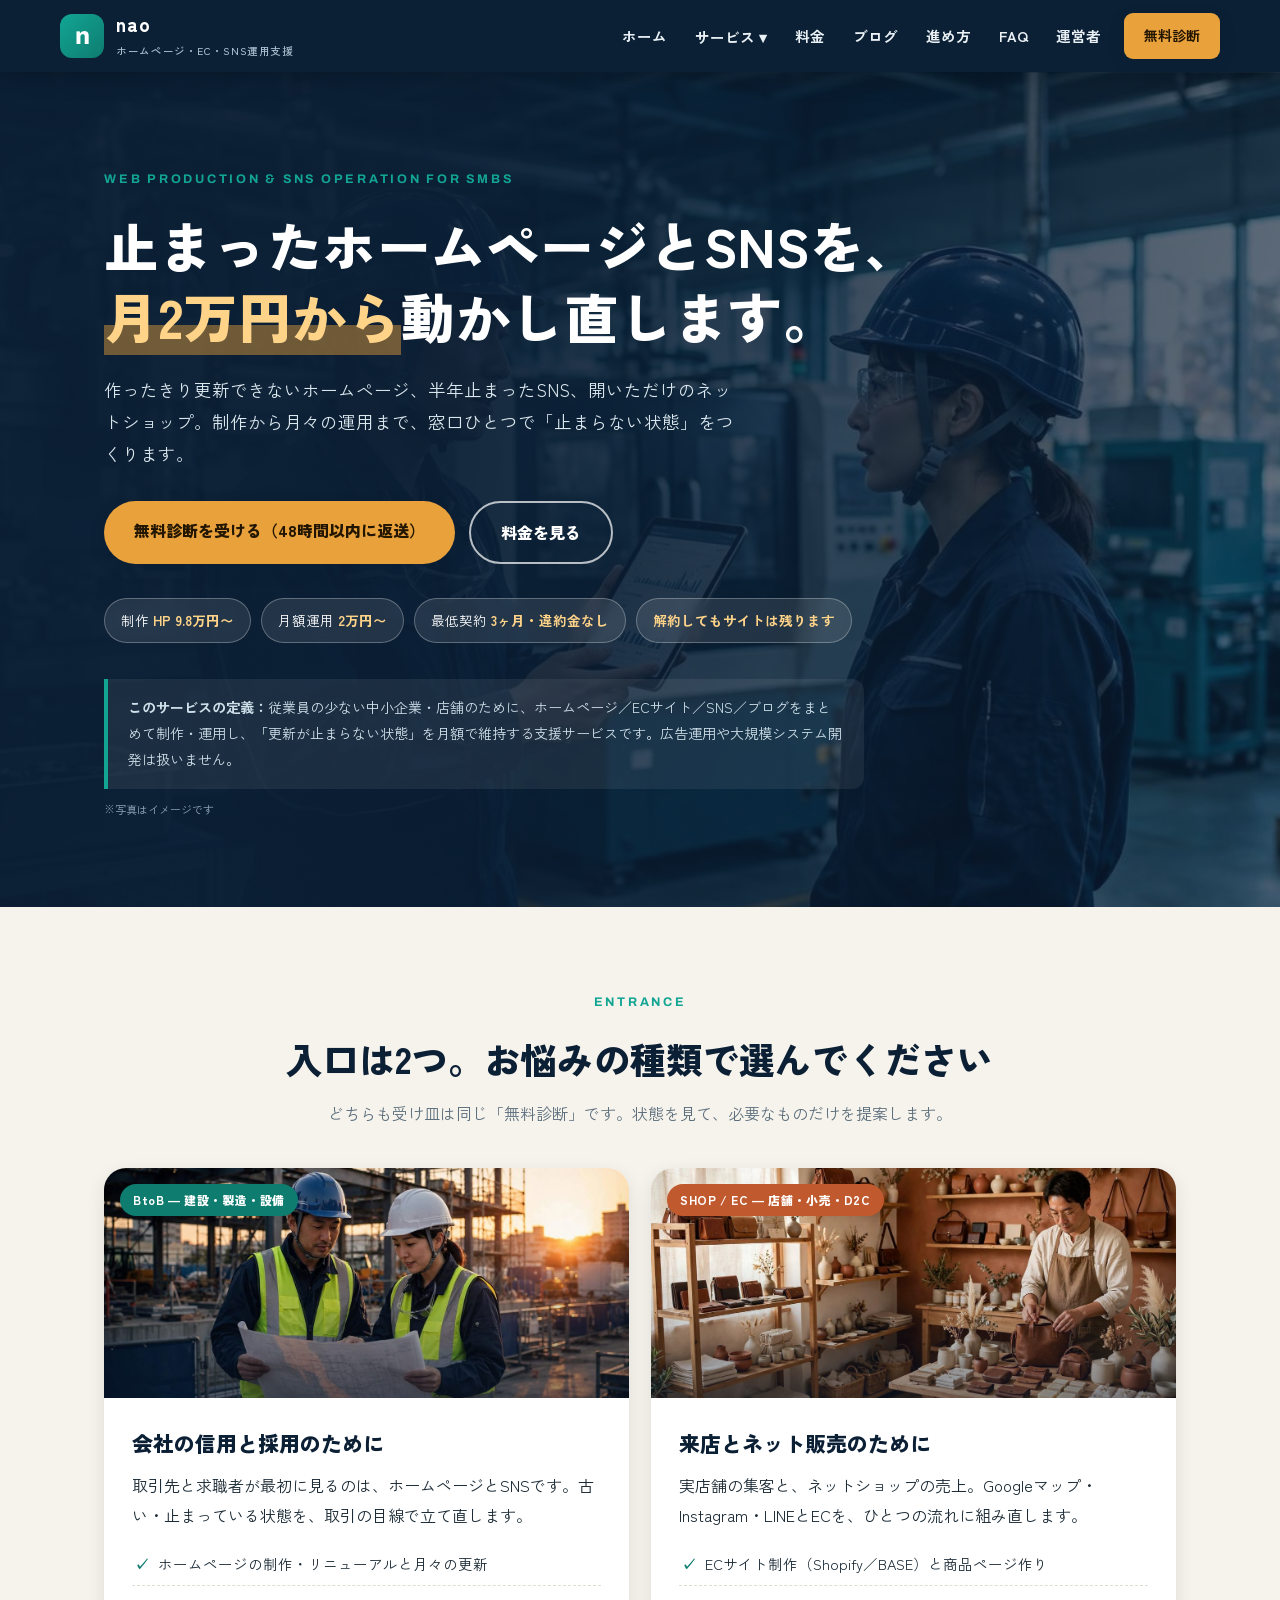
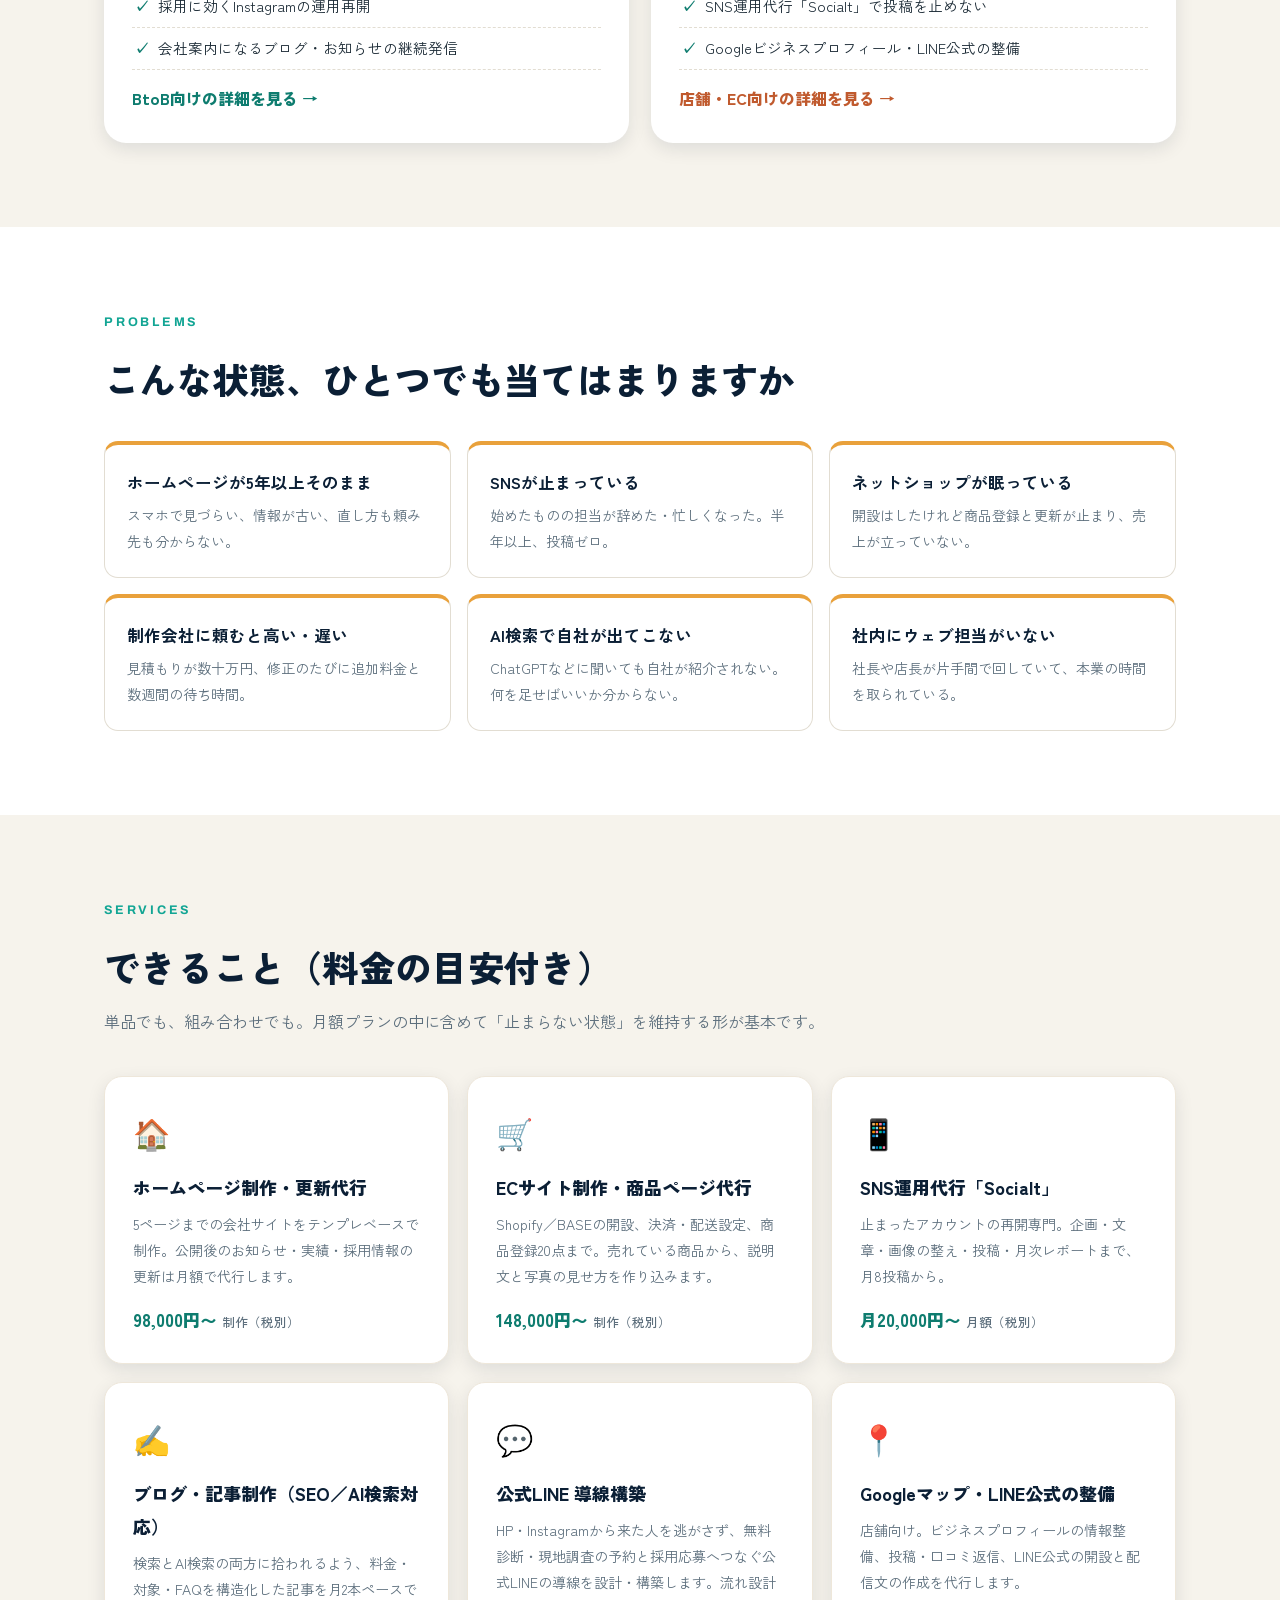
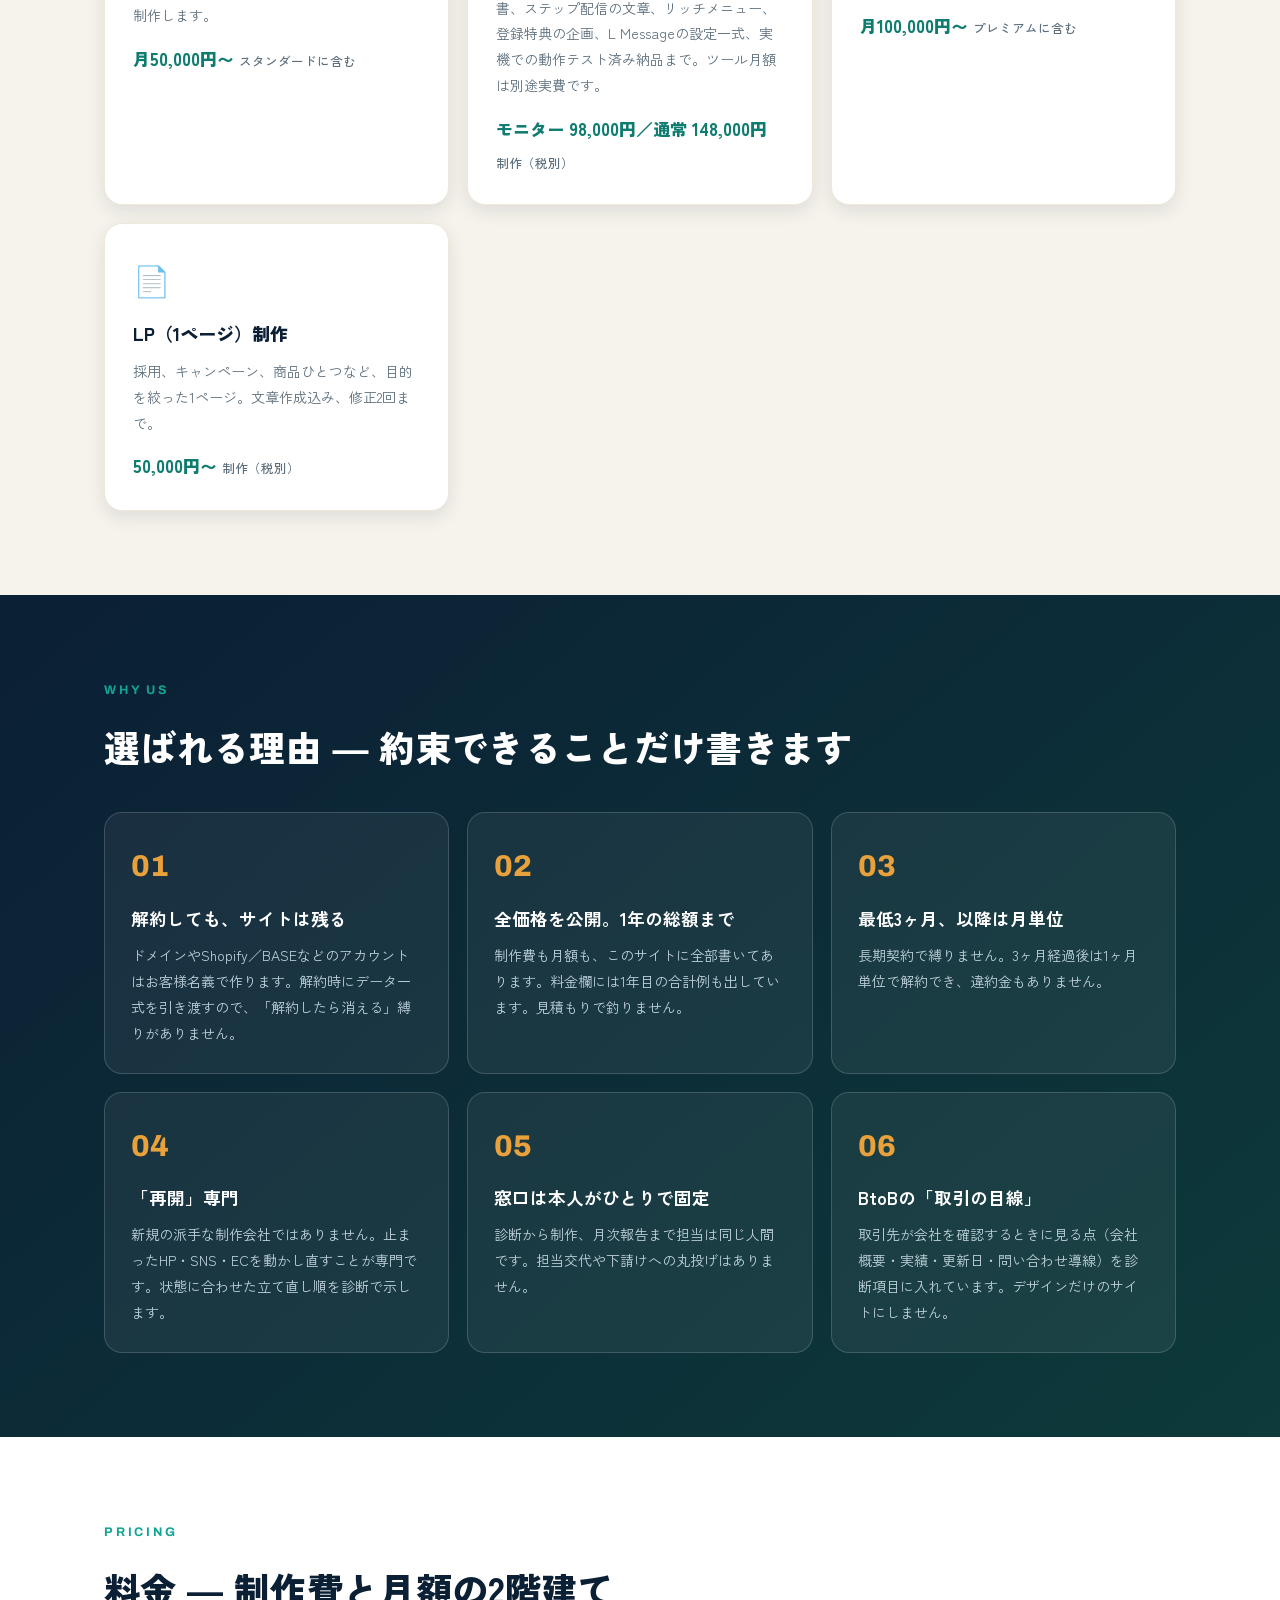
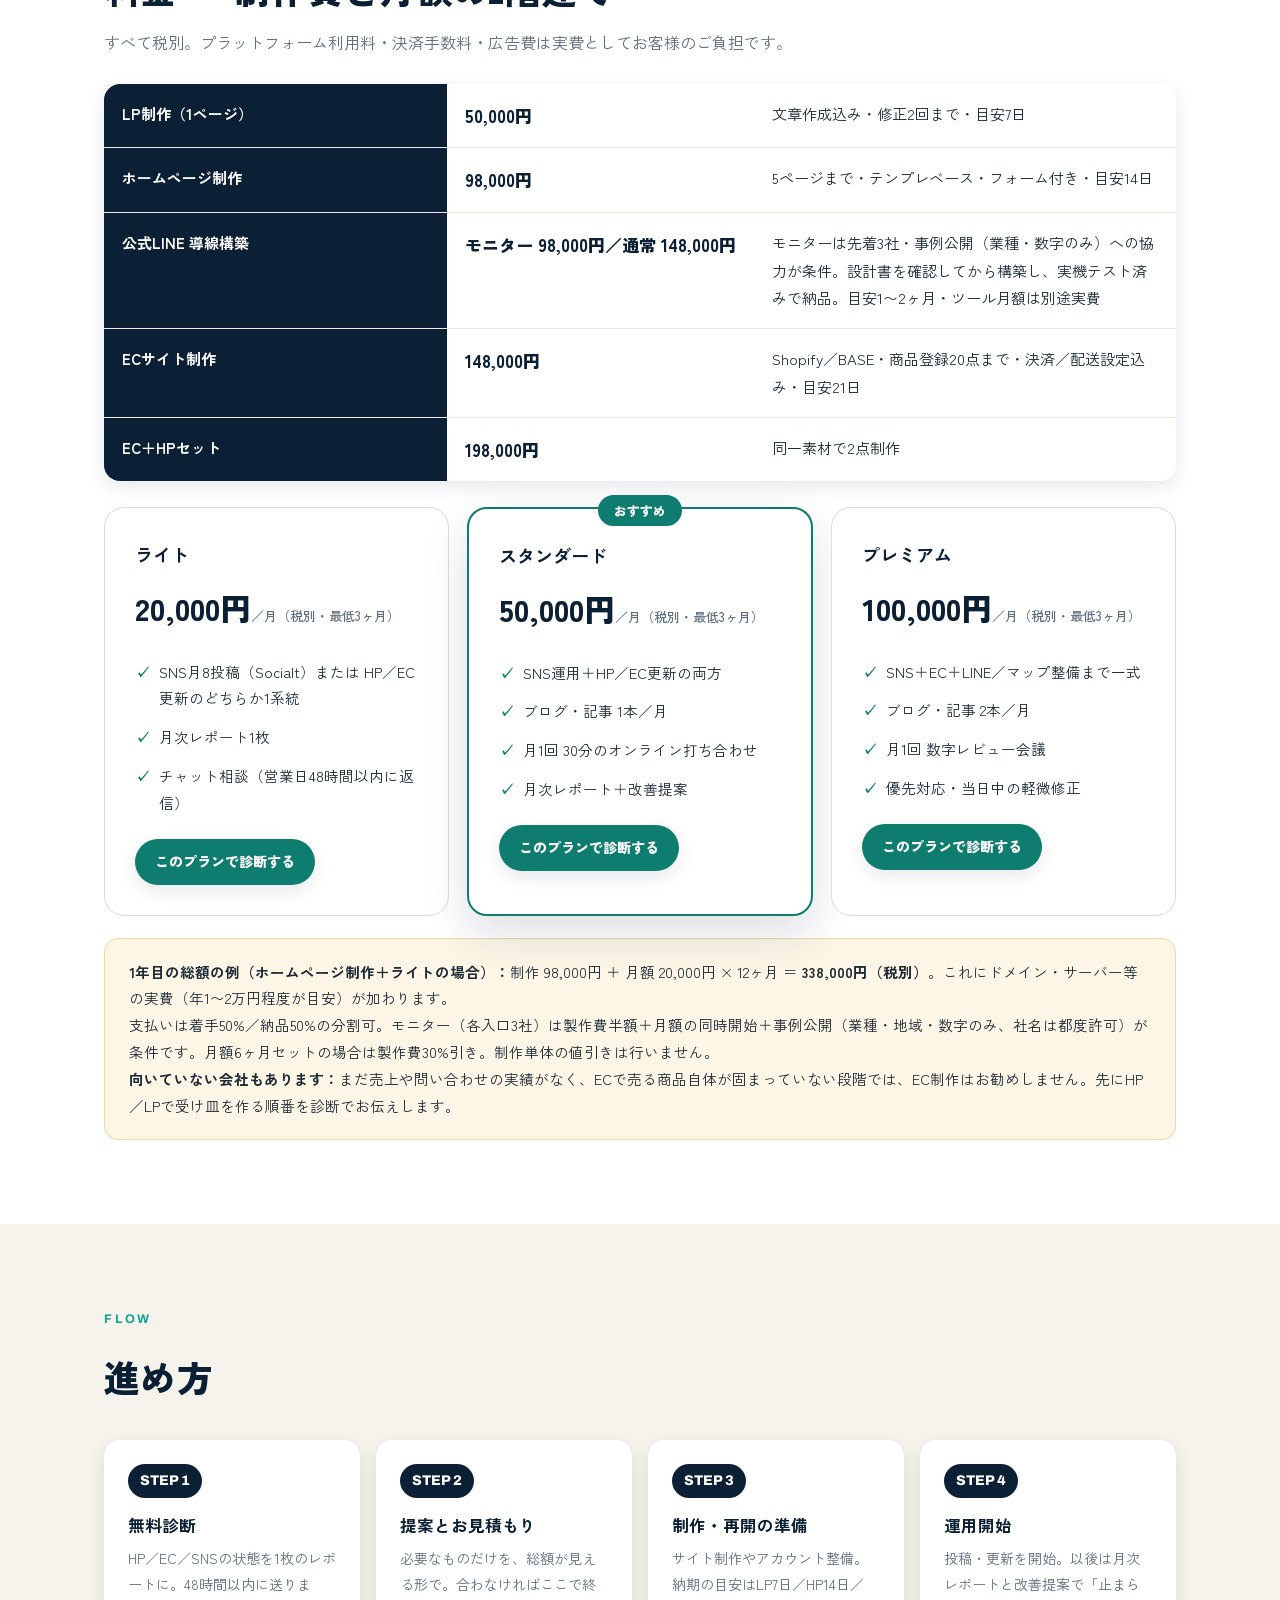
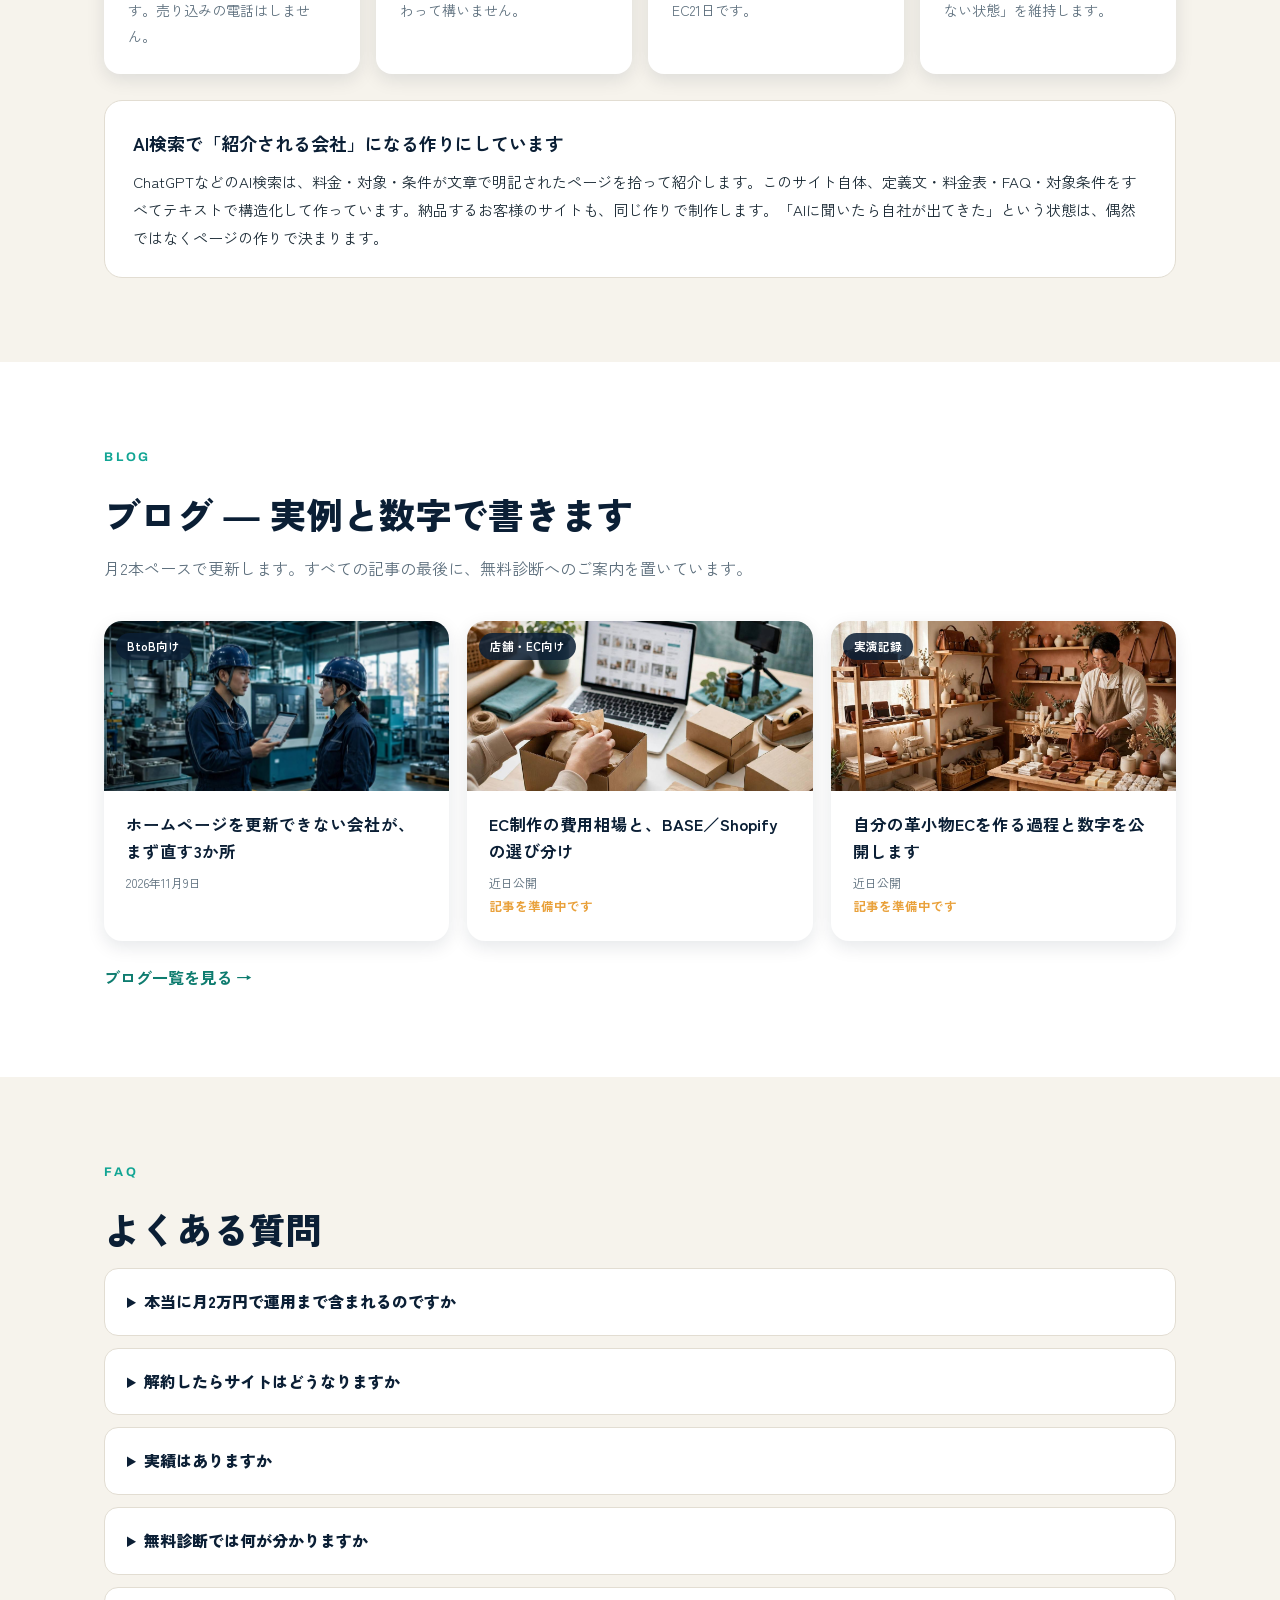
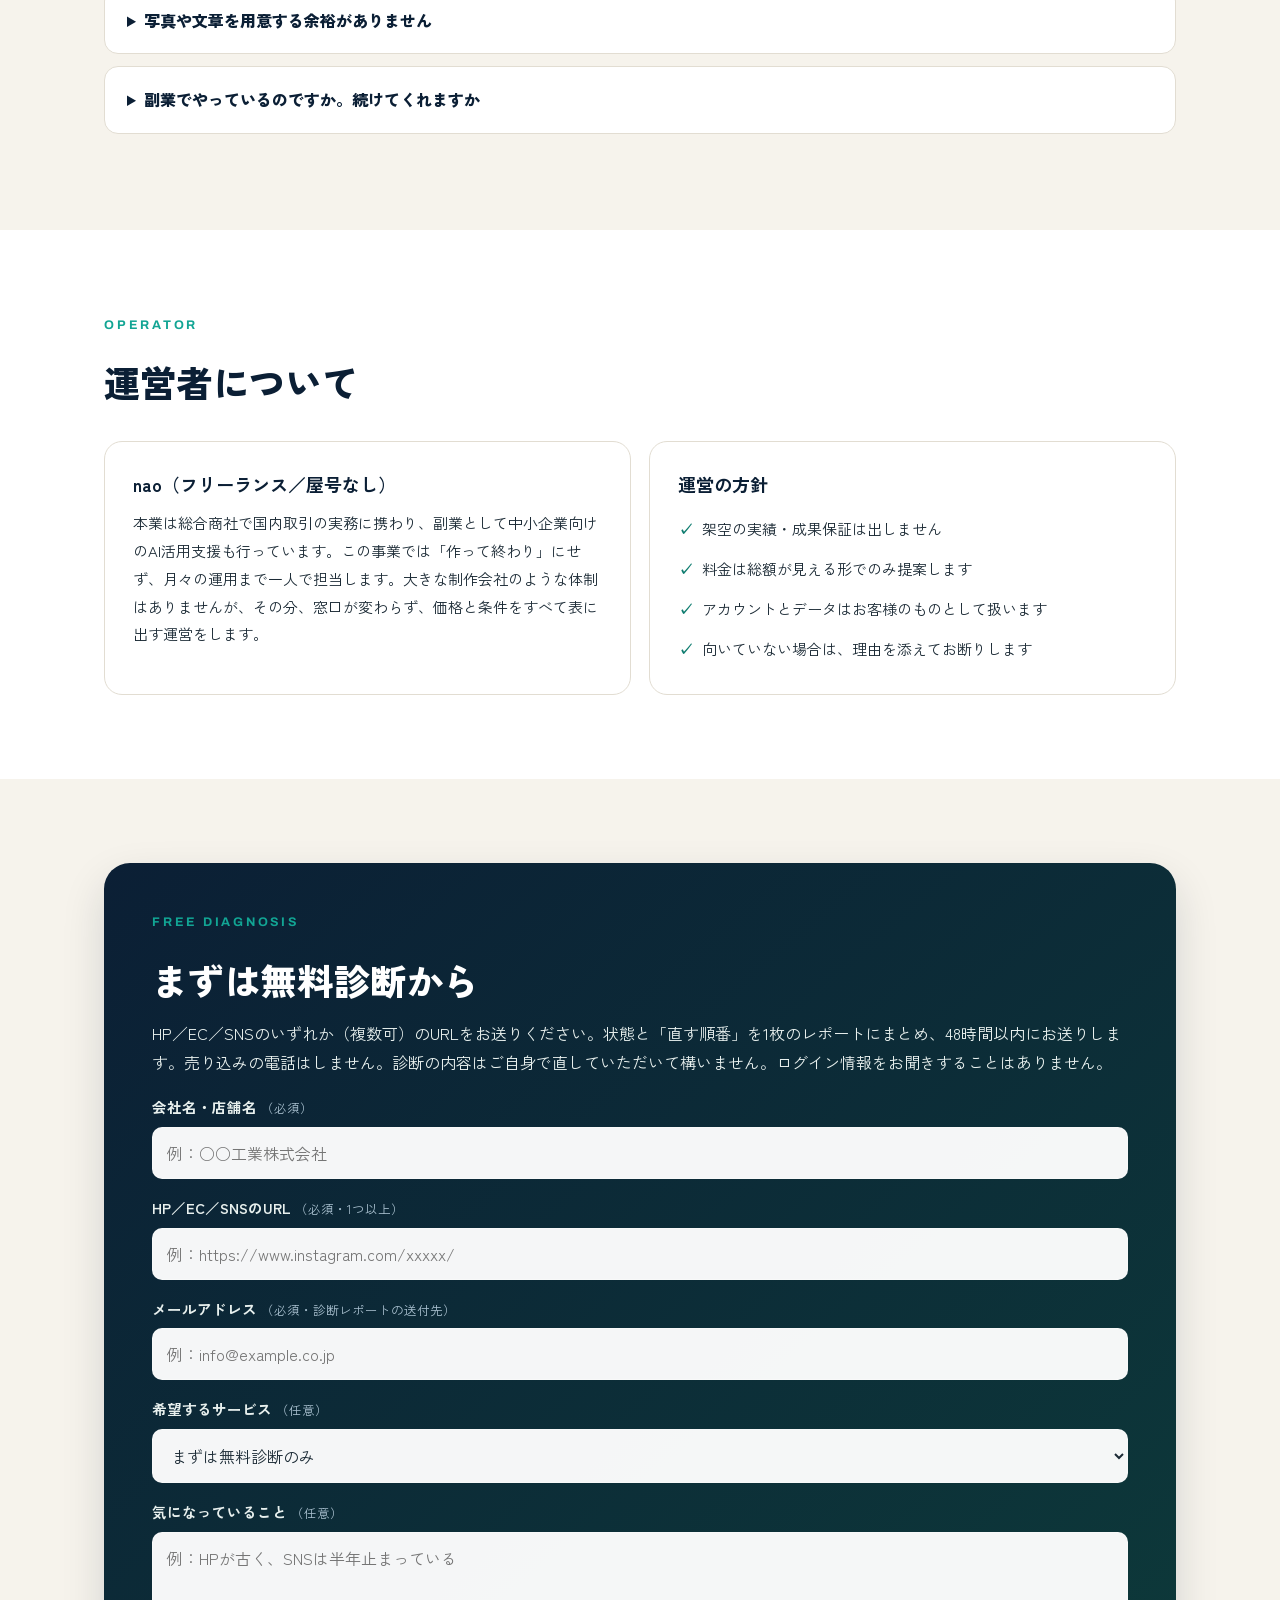
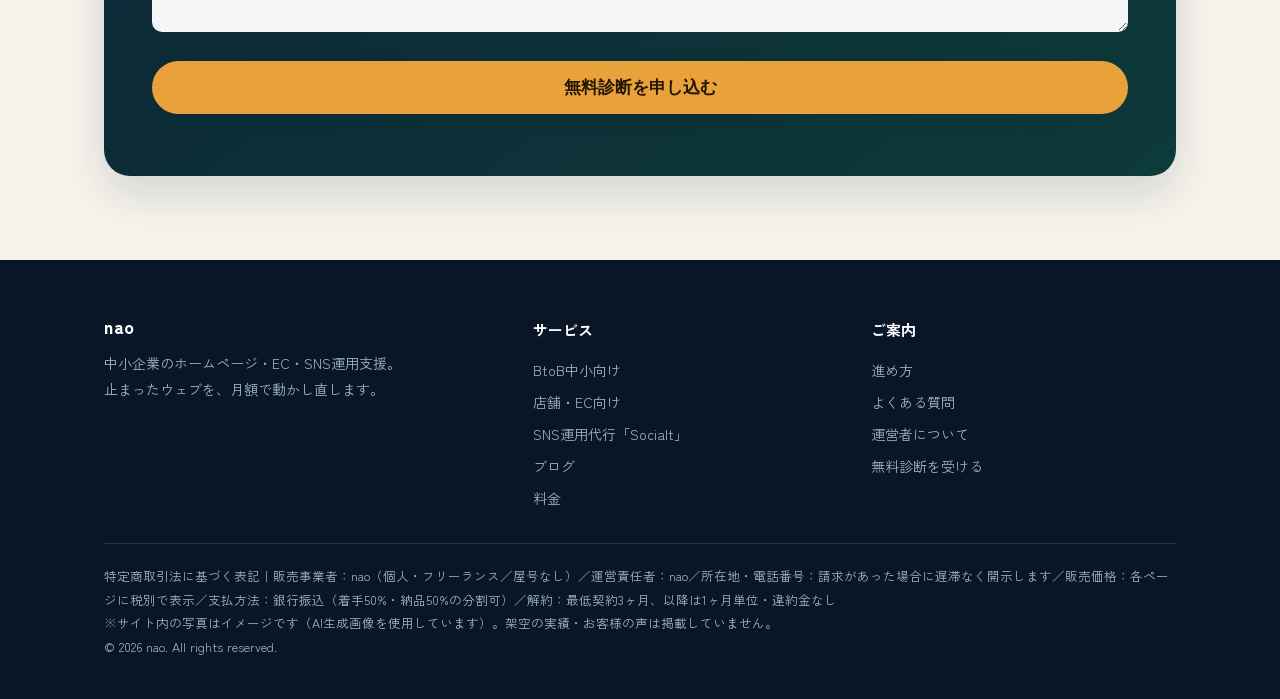
<file: index.html>
<!DOCTYPE html>
<html lang="ja">
<head>
<meta charset="UTF-8">
<meta name="viewport" content="width=device-width, initial-scale=1.0">
<title>中小企業のホームページ・EC・SNS運用支援｜nao</title>
<meta name="description" content="止まったホームページ・SNS・ネットショップを動かし直す、中小企業向けの制作＋月額運用支援。ホームページ制作9.8万円〜、月額運用2万円〜。最低契約3ヶ月・違約金なし、解約してもサイトはお客様のものとして残ります。まずは無料診断（1枚・48時間以内）から。">
<link rel="preconnect" href="https://fonts.googleapis.com">
<link href="https://fonts.googleapis.com/css2?family=Archivo:wght@600;800&family=Zen+Kaku+Gothic+New:wght@400;500;700;900&display=swap" rel="stylesheet">
<link rel="stylesheet" href="assets/style.css">
<link rel="stylesheet" href="assets/img.css">
<link rel="canonical" href="https://solederlego8-a11y.github.io/nao-web-support/">
<meta property="og:type" content="website">
<meta property="og:locale" content="ja_JP">
<meta property="og:title" content="中小企業のホームページ・EC・SNS運用支援｜nao">
<meta property="og:description" content="止まったホームページ・SNS・ネットショップを動かし直す、中小企業向けの制作＋月額運用支援。ホームページ制作9.8万円〜、月額運用2万円〜。最低契約3ヶ月・違約金なし、解約してもサイトはお客様のものとして残ります。まずは無料診断（1枚・48時間以内）から。">
<meta property="og:url" content="https://solederlego8-a11y.github.io/nao-web-support/">
<meta name="twitter:card" content="summary">
<meta name="twitter:title" content="中小企業のホームページ・EC・SNS運用支援｜nao">
<meta name="twitter:description" content="止まったホームページ・SNS・ネットショップを動かし直す、中小企業向けの制作＋月額運用支援。ホームページ制作9.8万円〜、月額運用2万円〜。最低契約3ヶ月・違約金なし、解約してもサイトはお客様のものとして残ります。まずは無料診断（1枚・48時間以内）から。">
<script type="application/ld+json">
{
  "@context": "https://schema.org",
  "@graph": [
    {
      "@type": "ProfessionalService",
      "@id": "https://solederlego8-a11y.github.io/nao-web-support/#service",
      "name": "nao｜中小企業のホームページ・EC・SNS運用支援",
      "url": "https://solederlego8-a11y.github.io/nao-web-support/",
      "description": "止まったホームページ・SNS・ネットショップを動かし直す、中小企業向けの制作＋月額運用支援。ホームページ制作9.8万円〜、月額運用2万円〜。最低契約3ヶ月・違約金なし、解約してもサイトはお客様のものとして残ります。まずは無料診断（1枚・48時間以内）から。",
      "areaServed": "JP",
      "priceRange": "月額20,000円〜（税別）",
      "makesOffer": [
        {
          "@type": "Offer",
          "name": "ホームページ制作",
          "priceSpecification": {
            "@type": "PriceSpecification",
            "price": "98000",
            "priceCurrency": "JPY",
            "description": "ホームページ制作 9.8万円〜（税別）"
          }
        },
        {
          "@type": "Offer",
          "name": "月額運用支援（ライト）",
          "priceSpecification": {
            "@type": "PriceSpecification",
            "price": "20000",
            "priceCurrency": "JPY",
            "description": "月額運用 2万円〜（税別）"
          }
        }
      ]
    },
    {
      "@type": "WebSite",
      "@id": "https://solederlego8-a11y.github.io/nao-web-support/#website",
      "url": "https://solederlego8-a11y.github.io/nao-web-support/",
      "name": "中小企業のホームページ・EC・SNS運用支援｜nao",
      "inLanguage": "ja"
    },
    {
      "@type": "FAQPage",
      "mainEntity": [
        {
          "@type": "Question",
          "name": "本当に月2万円で運用まで含まれるのですか",
          "acceptedAnswer": {
            "@type": "Answer",
            "text": "ライトプラン（月20,000円・税別）は「SNS月8投稿」または「HP／ECの更新」のどちらか1系統と、月次レポート1枚までです。両方必要な場合はスタンダード（月50,000円）になります。範囲を絞る代わりに、価格と内容をすべて公開しています。"
          }
        },
        {
          "@type": "Question",
          "name": "解約したらサイトはどうなりますか",
          "acceptedAnswer": {
            "@type": "Answer",
            "text": "残ります。ドメインや各種アカウントはお客様名義で作成し、解約時にはデータ一式を引き渡します。最低契約は3ヶ月で、以降は1ヶ月単位・違約金なしです。"
          }
        },
        {
          "@type": "Question",
          "name": "無料診断では何が分かりますか",
          "acceptedAnswer": {
            "@type": "Answer",
            "text": "現在のHP／EC／SNSについて「直す順番」と「やらなくていいこと」を1枚にまとめます。その内容はご自身で直していただいて構いません。診断を受けたからといって契約の義務はありません。"
          }
        }
      ]
    }
  ]
}
</script>
<style>@media (max-width:768px){.sticky-diag{display:flex!important}body{padding-bottom:64px}}
.sticky-diag{display:none;position:fixed;left:0;right:0;bottom:0;z-index:999;background:#111;color:#fff;align-items:center;justify-content:space-between;gap:12px;padding:10px 14px;box-shadow:0 -2px 12px rgba(0,0,0,.25)}
.sticky-diag p{margin:0;font-size:13px;line-height:1.4}.sticky-diag a{background:#c9a227;color:#111;font-weight:700;text-decoration:none;padding:10px 14px;border-radius:999px;white-space:nowrap;font-size:14px}</style>
<!-- Google tag (gtag.js) -->
<script async src="https://www.googletagmanager.com/gtag/js?id=G-W02HK1VTYF"></script>
<script>
  window.dataLayer = window.dataLayer || [];
  function gtag(){dataLayer.push(arguments);}
  gtag('js', new Date());
  gtag('config', 'G-W02HK1VTYF');
</script>
</head>
<body>
<!-- BRAND: 屋号が決まったら .brand-name と title・運営者表記を差し替える -->
<header class="site">
  <div class="header-in">
    <a class="brand" href="index.html"><span class="brand-mark">n</span><span><span class="brand-name">nao</span><span class="brand-sub">ホームページ・EC・SNS運用支援</span></span></a>
    <button class="nav-toggle" aria-label="メニュー" aria-expanded="false">☰</button>
    <nav class="main" aria-label="グローバルナビ">
      <ul>
        <li><a href="index.html">ホーム</a></li>
        <li class="has-drop"><button type="button" aria-haspopup="true">サービス ▾</button>
          <div class="drop">
            <div class="drop-label">対象から選ぶ</div>
            <a href="b2b/"><b>BtoB中小向け</b><span>建設・製造・設備 ― HPと採用SNSの立て直し</span></a>
            <a href="shop-ec/"><b>店舗・EC向け</b><span>飲食・小売・美容・食品 ― 集客とネット販売</span></a>
            <div class="drop-label">サービスから選ぶ</div>
            <a href="sns/"><b>SNS運用代行「Socialt」</b><span>止まったSNSの再開と月8投稿からの運用</span></a>
            <a href="index.html#services"><b>ホームページ制作・更新</b><span>制作9.8万円〜／更新は月額で代行</span></a>
            <a href="shop-ec/#ec"><b>ECサイト制作</b><span>Shopify／BASE・商品登録20点まで込み</span></a>
            <a href="blog/"><b>ブログ・記事制作</b><span>SEO／AI検索に拾われる記事を月2本</span></a>
          </div>
        </li>
        <li><a href="index.html#pricing">料金</a></li>
        <li><a href="blog/">ブログ</a></li>
        <li><a href="index.html#flow">進め方</a></li>
        <li><a href="index.html#faq">FAQ</a></li>
        <li><a href="index.html#about">運営者</a></li>
        <li class="header-cta"><a class="btn sm gold" href="index.html#diagnosis">無料診断</a></li>
      </ul>
    </nav>
  </div>
</header>

<div class="hero">
  <div class="bg img-hero"></div>
  <div class="wrap">
    <div class="eyebrow">Web Production &amp; SNS Operation for SMBs</div>
    <h1>止まったホームページとSNSを、<br><em>月2万円から</em>動かし直します。</h1>
    <p class="lead">作ったきり更新できないホームページ、半年止まったSNS、開いただけのネットショップ。制作から月々の運用まで、窓口ひとつで「止まらない状態」をつくります。</p>
    <div class="hero-cta">
      <a class="btn gold" href="#diagnosis">無料診断を受ける（48時間以内に返送）</a>
      <a class="btn ghost" href="#pricing">料金を見る</a>
    </div>
    <div class="chips">
      <span class="chip">制作 <b>HP 9.8万円〜</b></span>
      <span class="chip">月額運用 <b>2万円〜</b></span>
      <span class="chip">最低契約 <b>3ヶ月・違約金なし</b></span>
      <span class="chip"><b>解約してもサイトは残ります</b></span>
    </div>
    <div class="definition"><b>このサービスの定義：</b>従業員の少ない中小企業・店舗のために、ホームページ／ECサイト／SNS／ブログをまとめて制作・運用し、「更新が止まらない状態」を月額で維持する支援サービスです。広告運用や大規模システム開発は扱いません。</div>
    <p class="img-note">※写真はイメージです</p>
  </div>
</div>

<section>
  <div class="wrap">
    <div class="center reveal"><div class="eyebrow">Entrance</div>
    <h2>入口は2つ。お悩みの種類で選んでください</h2>
    <p class="lead-c">どちらも受け皿は同じ「無料診断」です。状態を見て、必要なものだけを提案します。</p></div>
    <div class="entrances">
      <a class="entrance reveal" href="b2b/"><div class="thumb img-construction"><span class="tag">BtoB ― 建設・製造・設備</span></div>
        <div class="body"><h3>会社の信用と採用のために</h3>
        <p>取引先と求職者が最初に見るのは、ホームページとSNSです。古い・止まっている状態を、取引の目線で立て直します。</p>
        <ul><li>ホームページの制作・リニューアルと月々の更新</li><li>採用に効くInstagramの運用再開</li><li>会社案内になるブログ・お知らせの継続発信</li></ul>
        <span class="go">BtoB向けの詳細を見る →</span></div></a>
      <a class="entrance shop reveal" href="shop-ec/"><div class="thumb img-shop"><span class="tag">SHOP / EC ― 店舗・小売・D2C</span></div>
        <div class="body"><h3>来店とネット販売のために</h3>
        <p>実店舗の集客と、ネットショップの売上。Googleマップ・Instagram・LINEとECを、ひとつの流れに組み直します。</p>
        <ul><li>ECサイト制作（Shopify／BASE）と商品ページ作り</li><li>SNS運用代行「Socialt」で投稿を止めない</li><li>Googleビジネスプロフィール・LINE公式の整備</li></ul>
        <span class="go">店舗・EC向けの詳細を見る →</span></div></a>
    </div>
  </div>
</section>

<section class="white">
  <div class="wrap">
    <div class="eyebrow reveal">Problems</div>
    <h2 class="reveal">こんな状態、ひとつでも当てはまりますか</h2>
    <div class="pains">
      <div class="pain reveal"><b>ホームページが5年以上そのまま</b><p>スマホで見づらい、情報が古い、直し方も頼み先も分からない。</p></div>
      <div class="pain reveal"><b>SNSが止まっている</b><p>始めたものの担当が辞めた・忙しくなった。半年以上、投稿ゼロ。</p></div>
      <div class="pain reveal"><b>ネットショップが眠っている</b><p>開設はしたけれど商品登録と更新が止まり、売上が立っていない。</p></div>
      <div class="pain reveal"><b>制作会社に頼むと高い・遅い</b><p>見積もりが数十万円、修正のたびに追加料金と数週間の待ち時間。</p></div>
      <div class="pain reveal"><b>AI検索で自社が出てこない</b><p>ChatGPTなどに聞いても自社が紹介されない。何を足せばいいか分からない。</p></div>
      <div class="pain reveal"><b>社内にウェブ担当がいない</b><p>社長や店長が片手間で回していて、本業の時間を取られている。</p></div>
    </div>
  </div>
</section>

<section id="services">
  <div class="wrap">
    <div class="eyebrow reveal">Services</div>
    <h2 class="reveal">できること（料金の目安付き）</h2>
    <p class="lead-c reveal">単品でも、組み合わせでも。月額プランの中に含めて「止まらない状態」を維持する形が基本です。</p>
    <div class="services">
      <div class="svc reveal"><div class="ic">🏠</div><h3>ホームページ制作・更新代行</h3><p>5ページまでの会社サイトをテンプレベースで制作。公開後のお知らせ・実績・採用情報の更新は月額で代行します。</p><div class="fee">98,000円〜 <small>制作（税別）</small></div></div>
      <div class="svc reveal"><div class="ic">🛒</div><h3>ECサイト制作・商品ページ代行</h3><p>Shopify／BASEの開設、決済・配送設定、商品登録20点まで。売れている商品から、説明文と写真の見せ方を作り込みます。</p><div class="fee">148,000円〜 <small>制作（税別）</small></div></div>
      <div class="svc reveal"><div class="ic">📱</div><h3>SNS運用代行「Socialt」</h3><p>止まったアカウントの再開専門。企画・文章・画像の整え・投稿・月次レポートまで、月8投稿から。</p><div class="fee">月20,000円〜 <small>月額（税別）</small></div></div>
      <div class="svc reveal"><div class="ic">✍️</div><h3>ブログ・記事制作（SEO／AI検索対応）</h3><p>検索とAI検索の両方に拾われるよう、料金・対象・FAQを構造化した記事を月2本ペースで制作します。</p><div class="fee">月50,000円〜 <small>スタンダードに含む</small></div></div>
      <div class="svc reveal"><div class="ic">💬</div><h3>公式LINE 導線構築</h3><p>HP・Instagramから来た人を逃がさず、無料診断・現地調査の予約と採用応募へつなぐ公式LINEの導線を設計・構築します。流れ設計書、ステップ配信の文章、リッチメニュー、登録特典の企画、L Messageの設定一式、実機での動作テスト済み納品まで。ツール月額は別途実費です。</p><div class="fee">モニター 98,000円／通常 148,000円 <small>制作（税別）</small></div></div>
      <div class="svc reveal"><div class="ic">📍</div><h3>Googleマップ・LINE公式の整備</h3><p>店舗向け。ビジネスプロフィールの情報整備、投稿・口コミ返信、LINE公式の開設と配信文の作成を代行します。</p><div class="fee">月100,000円〜 <small>プレミアムに含む</small></div></div>
      <div class="svc reveal"><div class="ic">📄</div><h3>LP（1ページ）制作</h3><p>採用、キャンペーン、商品ひとつなど、目的を絞った1ページ。文章作成込み、修正2回まで。</p><div class="fee">50,000円〜 <small>制作（税別）</small></div></div>
    </div>
  </div>
</section>

<section class="dark">
  <div class="wrap">
    <div class="eyebrow reveal">Why Us</div>
    <h2 class="reveal">選ばれる理由 ― 約束できることだけ書きます</h2>
    <div class="why">
      <div class="w reveal"><div class="n">01</div><h3>解約しても、サイトは残る</h3><p>ドメインやShopify／BASEなどのアカウントはお客様名義で作ります。解約時にデータ一式を引き渡すので、「解約したら消える」縛りがありません。</p></div>
      <div class="w reveal"><div class="n">02</div><h3>全価格を公開。1年の総額まで</h3><p>制作費も月額も、このサイトに全部書いてあります。料金欄には1年目の合計例も出しています。見積もりで釣りません。</p></div>
      <div class="w reveal"><div class="n">03</div><h3>最低3ヶ月、以降は月単位</h3><p>長期契約で縛りません。3ヶ月経過後は1ヶ月単位で解約でき、違約金もありません。</p></div>
      <div class="w reveal"><div class="n">04</div><h3>「再開」専門</h3><p>新規の派手な制作会社ではありません。止まったHP・SNS・ECを動かし直すことが専門です。状態に合わせた立て直し順を診断で示します。</p></div>
      <div class="w reveal"><div class="n">05</div><h3>窓口は本人がひとりで固定</h3><p>診断から制作、月次報告まで担当は同じ人間です。担当交代や下請けへの丸投げはありません。</p></div>
      <div class="w reveal"><div class="n">06</div><h3>BtoBの「取引の目線」</h3><p>取引先が会社を確認するときに見る点（会社概要・実績・更新日・問い合わせ導線）を診断項目に入れています。デザインだけのサイトにしません。</p></div>
    </div>
  </div>
</section>

<section id="pricing" class="white">
  <div class="wrap">
    <div class="eyebrow reveal">Pricing</div>
    <h2 class="reveal">料金 ― 制作費と月額の2階建て</h2>
    <p class="lead-c reveal">すべて税別。プラットフォーム利用料・決済手数料・広告費は実費としてお客様のご負担です。</p>
    <table class="fee reveal">
      <tr><th>LP制作（1ページ）</th><td class="amt">50,000円</td><td>文章作成込み・修正2回まで・目安7日</td></tr>
      <tr><th>ホームページ制作</th><td class="amt">98,000円</td><td>5ページまで・テンプレベース・フォーム付き・目安14日</td></tr>
      <tr><th>公式LINE 導線構築</th><td class="amt">モニター 98,000円／通常 148,000円</td><td>モニターは先着3社・事例公開（業種・数字のみ）への協力が条件。設計書を確認してから構築し、実機テスト済みで納品。目安1〜2ヶ月・ツール月額は別途実費</td></tr>
      <tr><th>ECサイト制作</th><td class="amt">148,000円</td><td>Shopify／BASE・商品登録20点まで・決済／配送設定込み・目安21日</td></tr>
      <tr><th>EC＋HPセット</th><td class="amt">198,000円</td><td>同一素材で2点制作</td></tr>
    </table>
    <div class="plans">
      <div class="plan reveal"><h3>ライト</h3><div class="price">20,000円<small>／月（税別・最低3ヶ月）</small></div>
        <ul><li>SNS月8投稿（Socialt）または HP／EC更新のどちらか1系統</li><li>月次レポート1枚</li><li>チャット相談（営業日48時間以内に返信）</li></ul>
        <a class="btn sm" href="#diagnosis">このプランで診断する</a></div>
      <div class="plan hot reveal"><span class="pop">おすすめ</span><h3>スタンダード</h3><div class="price">50,000円<small>／月（税別・最低3ヶ月）</small></div>
        <ul><li>SNS運用＋HP／EC更新の両方</li><li>ブログ・記事 1本／月</li><li>月1回 30分のオンライン打ち合わせ</li><li>月次レポート＋改善提案</li></ul>
        <a class="btn sm" href="#diagnosis">このプランで診断する</a></div>
      <div class="plan reveal"><h3>プレミアム</h3><div class="price">100,000円<small>／月（税別・最低3ヶ月）</small></div>
        <ul><li>SNS＋EC＋LINE／マップ整備まで一式</li><li>ブログ・記事 2本／月</li><li>月1回 数字レビュー会議</li><li>優先対応・当日中の軽微修正</li></ul>
        <a class="btn sm" href="#diagnosis">このプランで診断する</a></div>
    </div>
    <div class="note-box reveal"><b>1年目の総額の例（ホームページ制作＋ライトの場合）：</b>制作 98,000円 ＋ 月額 20,000円 × 12ヶ月 ＝ <b>338,000円（税別）</b>。これにドメイン・サーバー等の実費（年1〜2万円程度が目安）が加わります。<br>
    支払いは着手50%／納品50%の分割可。モニター（各入口3社）は製作費半額＋月額の同時開始＋事例公開（業種・地域・数字のみ、社名は都度許可）が条件です。月額6ヶ月セットの場合は製作費30%引き。制作単体の値引きは行いません。<br>
    <b>向いていない会社もあります：</b>まだ売上や問い合わせの実績がなく、ECで売る商品自体が固まっていない段階では、EC制作はお勧めしません。先にHP／LPで受け皿を作る順番を診断でお伝えします。</div>
  </div>
</section>

<section id="flow">
  <div class="wrap">
    <div class="eyebrow reveal">Flow</div>
    <h2 class="reveal">進め方</h2>
    <div class="flow">
      <div class="step reveal"><span class="num">STEP 1</span><h3>無料診断</h3><p>HP／EC／SNSの状態を1枚のレポートに。48時間以内に送ります。売り込みの電話はしません。</p></div>
      <div class="step reveal"><span class="num">STEP 2</span><h3>提案とお見積もり</h3><p>必要なものだけを、総額が見える形で。合わなければここで終わって構いません。</p></div>
      <div class="step reveal"><span class="num">STEP 3</span><h3>制作・再開の準備</h3><p>サイト制作やアカウント整備。納期の目安はLP7日／HP14日／EC21日です。</p></div>
      <div class="step reveal"><span class="num">STEP 4</span><h3>運用開始</h3><p>投稿・更新を開始。以後は月次レポートと改善提案で「止まらない状態」を維持します。</p></div>
    </div>
    <div class="card reveal" style="margin-top:26px">
      <h3>AI検索で「紹介される会社」になる作りにしています</h3>
      <p>ChatGPTなどのAI検索は、料金・対象・条件が文章で明記されたページを拾って紹介します。このサイト自体、定義文・料金表・FAQ・対象条件をすべてテキストで構造化して作っています。納品するお客様のサイトも、同じ作りで制作します。「AIに聞いたら自社が出てきた」という状態は、偶然ではなくページの作りで決まります。</p>
    </div>
  </div>
</section>

<section class="white">
  <div class="wrap">
    <div class="eyebrow reveal">Blog</div>
    <h2 class="reveal">ブログ ― 実例と数字で書きます</h2>
    <p class="lead-c reveal">月2本ペースで更新します。すべての記事の最後に、無料診断へのご案内を置いています。</p>
    <div class="posts">
      <a class="post reveal" href="blog/homepage-3points/"><div class="thumb img-hero"><span class="cat">BtoB向け</span></div><div class="body"><h3>ホームページを更新できない会社が、まず直す3か所</h3><div class="date">2026年11月9日</div></div></a>
      <a class="post reveal" href="blog/"><div class="thumb img-ec"><span class="cat">店舗・EC向け</span></div><div class="body"><h3>EC制作の費用相場と、BASE／Shopifyの選び分け</h3><div class="date">近日公開</div><div class="soon">記事を準備中です</div></div></a>
      <a class="post reveal" href="blog/"><div class="thumb img-shop"><span class="cat">実演記録</span></div><div class="body"><h3>自分の革小物ECを作る過程と数字を公開します</h3><div class="date">近日公開</div><div class="soon">記事を準備中です</div></div></a>
    </div>
    <p style="margin-top:22px"><a href="blog/"><b>ブログ一覧を見る →</b></a></p>
  </div>
</section>

<section id="faq">
  <div class="wrap">
    <div class="eyebrow reveal">FAQ</div>
    <h2 class="reveal">よくある質問</h2>
    <details><summary>本当に月2万円で運用まで含まれるのですか</summary><p>ライトプラン（月20,000円・税別）は「SNS月8投稿」または「HP／ECの更新」のどちらか1系統と、月次レポート1枚までです。両方必要な場合はスタンダード（月50,000円）になります。範囲を絞る代わりに、価格と内容をすべて公開しています。</p></details>
    <details><summary>解約したらサイトはどうなりますか</summary><p>残ります。ドメインや各種アカウントはお客様名義で作成し、解約時にはデータ一式を引き渡します。最低契約は3ヶ月で、以降は1ヶ月単位・違約金なしです。</p></details>
    <details><summary>実績はありますか</summary><p>この事業は立ち上げ直後のため、受注実績はまだありません。その代わり、料金・条件・進め方をすべて公開し、無料診断とモニター制度（各入口3社）で最初の事例を一緒に作るところから始めています。架空の実績や数字は載せません。</p></details>
    <details><summary>無料診断では何が分かりますか</summary><p>現在のHP／EC／SNSについて「直す順番」と「やらなくていいこと」を1枚にまとめます。その内容はご自身で直していただいて構いません。診断を受けたからといって契約の義務はありません。</p></details>
    <details><summary>写真や文章を用意する余裕がありません</summary><p>文章はこちらで作成します。写真は既存のものやスマホ撮影で足りる範囲から始め、不足分は進めながら整えます。素材が揃わないことを理由に止まる作りにはしません。</p></details>
    <details><summary>副業でやっているのですか。続けてくれますか</summary><p>はい、運営者は本業を持ちながら個人で運営しています。その分、受注は「止まらない運用」が回る範囲に絞り、月次レポートと連絡の取りやすさで継続性をお見せします。体調等の理由で継続が難しくなる場合は、データ一式の引き渡しを含め、事前にご相談します。</p></details>
  </div>
</section>

<section id="about" class="white">
  <div class="wrap">
    <div class="eyebrow reveal">Operator</div>
    <h2 class="reveal">運営者について</h2>
    <div class="cards2">
      <div class="card reveal"><h3>nao（フリーランス／屋号なし）</h3>
      <p>本業は総合商社で国内取引の実務に携わり、副業として中小企業向けのAI活用支援も行っています。この事業では「作って終わり」にせず、月々の運用まで一人で担当します。大きな制作会社のような体制はありませんが、その分、窓口が変わらず、価格と条件をすべて表に出す運営をします。</p></div>
      <div class="card reveal"><h3>運営の方針</h3>
      <ul><li>架空の実績・成果保証は出しません</li><li>料金は総額が見える形でのみ提案します</li><li>アカウントとデータはお客様のものとして扱います</li><li>向いていない場合は、理由を添えてお断りします</li></ul></div>
    </div>
  </div>
</section>

<section id="diagnosis"><div class="wrap">
  <div class="diag reveal">
    <div class="eyebrow">Free Diagnosis</div>
    <h2>まずは無料診断から</h2>
    <p>HP／EC／SNSのいずれか（複数可）のURLをお送りください。状態と「直す順番」を1枚のレポートにまとめ、48時間以内にお送りします。売り込みの電話はしません。診断の内容はご自身で直していただいて構いません。ログイン情報をお聞きすることはありません。</p>
    <form id="diag-form">
      <label>会社名・店舗名 <span>（必須）</span></label>
      <input type="text" name="company" required placeholder="例：○○工業株式会社">
      <label>HP／EC／SNSのURL <span>（必須・1つ以上）</span></label>
      <input type="text" name="url" required placeholder="例：https://www.instagram.com/xxxxx/">
      <label>メールアドレス <span>（必須・診断レポートの送付先）</span></label>
      <input type="email" name="email" required placeholder="例：info@example.co.jp">
      <label>希望するサービス <span>（任意）</span></label>
      <select name="希望するサービス">
        <option>まずは無料診断のみ</option>
        <option>LP制作（50,000円〜・税別）</option>
        <option>ホームページ制作（98,000円〜・税別）</option>
        <option>ECサイト制作（148,000円〜・税別）</option>
        <option>EC＋ホームページセット（198,000円〜・税別）</option>
        <option>公式LINE 導線構築（モニター98,000円／通常148,000円・税別）</option>
        <option>月額ライト（20,000円／月・税別）</option>
        <option>月額スタンダード（50,000円／月・税別）</option>
        <option>月額プレミアム（100,000円／月・税別）</option>
      </select>
      <label>気になっていること <span>（任意）</span></label>
      <textarea name="concern" rows="3" placeholder="例：HPが古く、SNSは半年止まっている"></textarea>
      <button class="btn gold" type="submit" style="width:100%;margin-top:20px;font-size:17px">無料診断を申し込む</button>
      <p id="form-status"></p>
    </form>
  </div>
</div></section>

<footer>
  <div class="wrap">
    <div class="cols">
      <div>
        <span class="brand-name" style="font-size:18px;font-weight:900">nao</span>
        <p style="margin-top:10px">中小企業のホームページ・EC・SNS運用支援。<br>止まったウェブを、月額で動かし直します。</p>
      </div>
      <div>
        <h4>サービス</h4>
        <a href="b2b/">BtoB中小向け</a>
        <a href="shop-ec/">店舗・EC向け</a>
        <a href="sns/">SNS運用代行「Socialt」</a>
        <a href="blog/">ブログ</a>
        <a href="index.html#pricing">料金</a>
      </div>
      <div>
        <h4>ご案内</h4>
        <a href="index.html#flow">進め方</a>
        <a href="index.html#faq">よくある質問</a>
        <a href="index.html#about">運営者について</a>
        <a href="index.html#diagnosis">無料診断を受ける</a>
      </div>
    </div>
    <div class="tokusho">
      特定商取引法に基づく表記｜販売事業者：nao（個人・フリーランス／屋号なし）／運営責任者：nao／所在地・電話番号：請求があった場合に遅滞なく開示します／販売価格：各ページに税別で表示／支払方法：銀行振込（着手50%・納品50%の分割可）／解約：最低契約3ヶ月、以降は1ヶ月単位・違約金なし<br>
      ※サイト内の写真はイメージです（AI生成画像を使用しています）。架空の実績・お客様の声は掲載していません。<br>
      © 2026 nao. All rights reserved.
    </div>
  </div>
</footer>
<script src="assets/main.js"></script>
<div class="sticky-diag" role="complementary" aria-label="無料診断への案内"><p>HP・EC・SNSの無料診断<br>48時間以内に1枚でお返しします</p><a href="#diagnosis">無料診断を受ける</a></div>
</body>
</html>
</file>
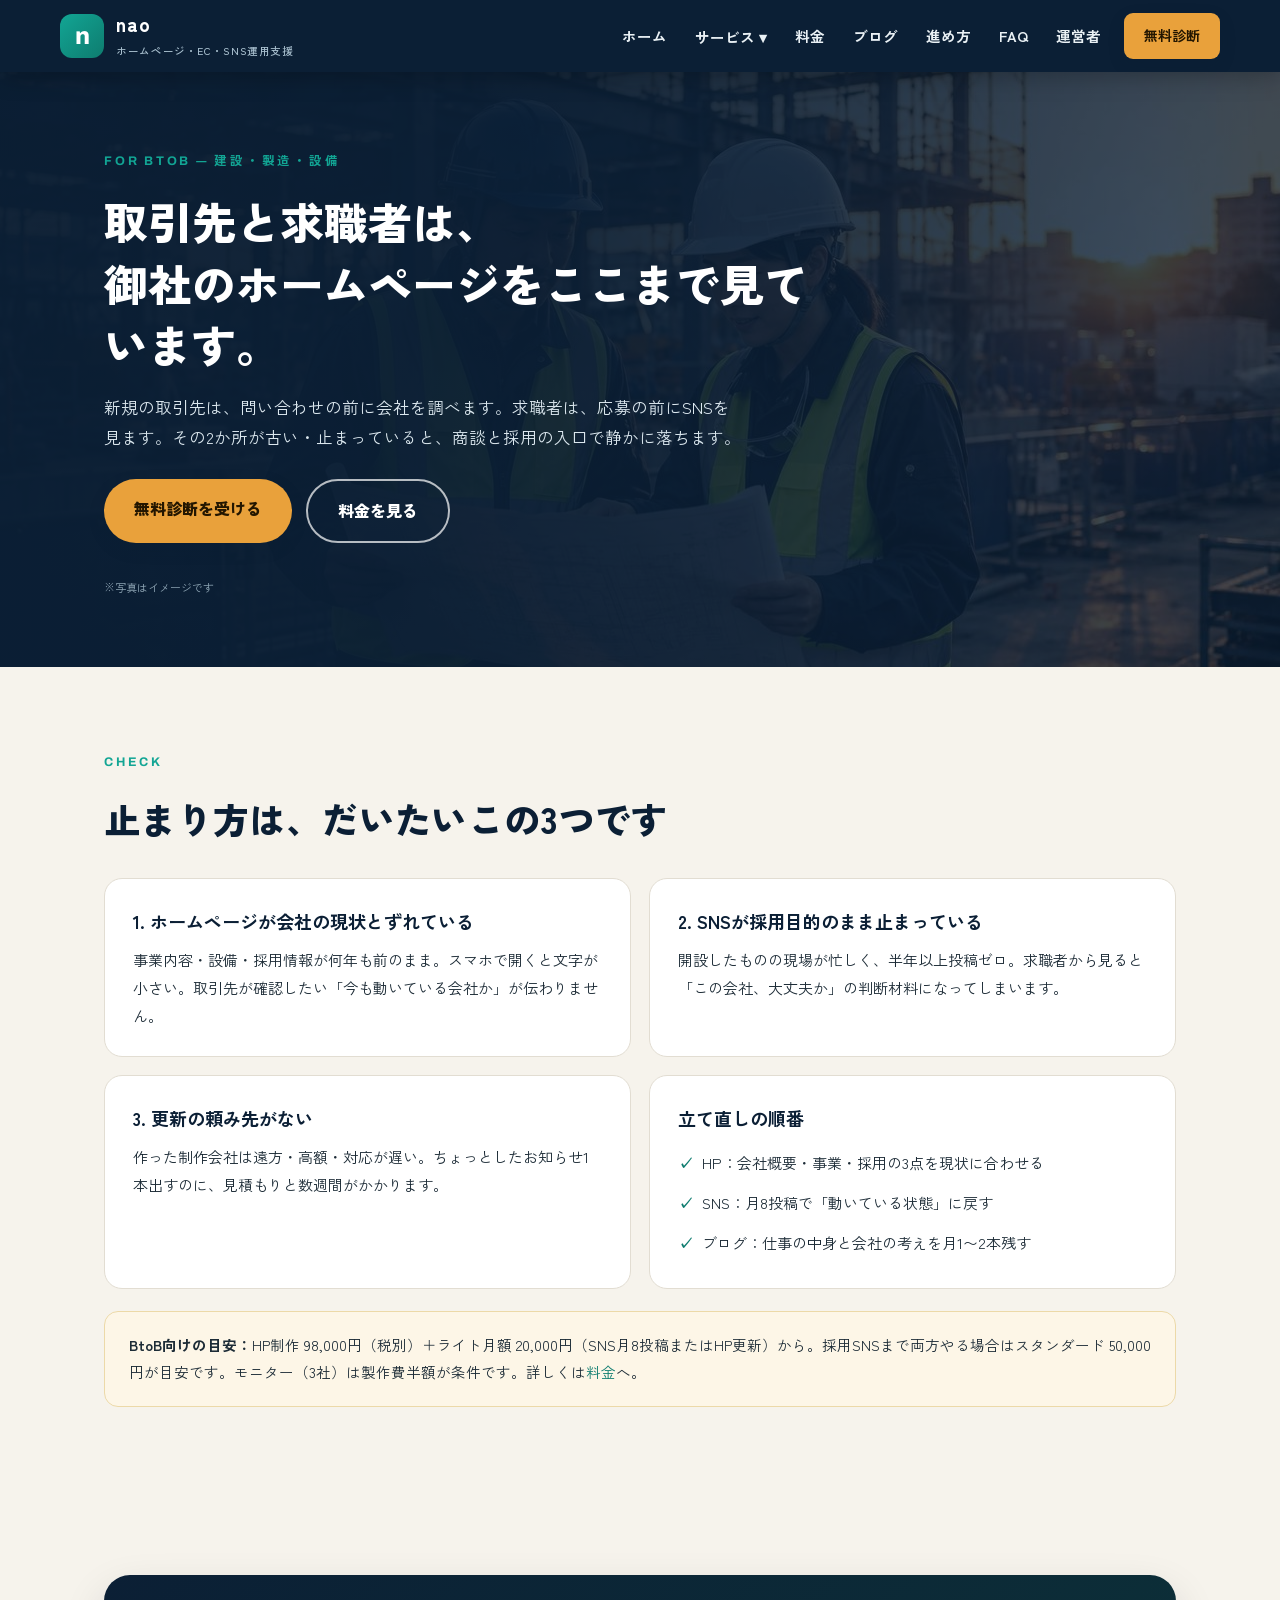
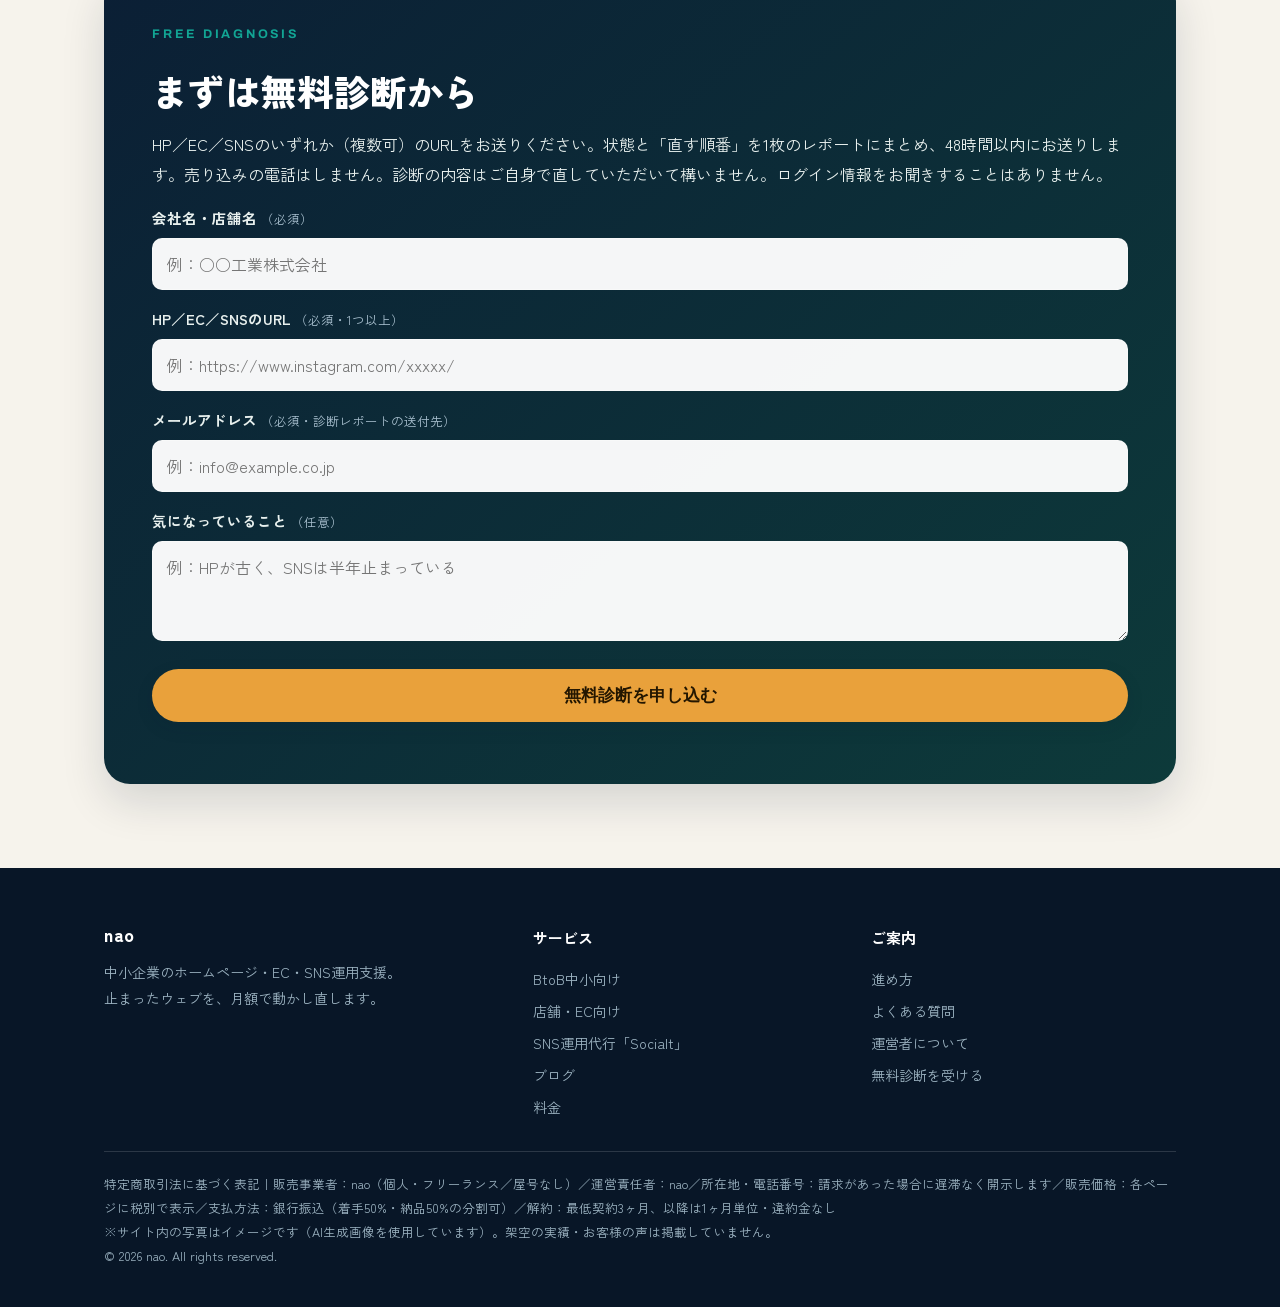
<file: b2b/index.html>
<!DOCTYPE html>
<html lang="ja">
<head>
<meta charset="UTF-8">
<meta name="viewport" content="width=device-width, initial-scale=1.0">
<title>BtoB中小向け｜建設・製造・設備のHP制作とSNS運用｜nao</title>
<meta name="description" content="建設・製造・設備メンテナンスなどBtoB中小企業向け。取引先と求職者が見るホームページとSNSを、取引の目線で立て直します。HP制作9.8万円〜、SNS月額2万円〜。">
<link rel="canonical" href="https://solederlego8-a11y.github.io/nao-web-support/b2b/">
<meta property="og:title" content="BtoB中小向け｜建設・製造・設備のHP制作とSNS運用｜nao">
<meta property="og:description" content="建設・製造・設備メンテナンスなどBtoB中小企業向け。取引先と求職者が見るホームページとSNSを、取引の目線で立て直します。HP制作9.8万円〜、SNS月額2万円〜。">
<meta property="og:type" content="website">
<meta property="og:url" content="https://solederlego8-a11y.github.io/nao-web-support/b2b/">
<meta name="twitter:card" content="summary_large_image">
<meta name="twitter:title" content="BtoB中小向け｜建設・製造・設備のHP制作とSNS運用｜nao">
<meta name="twitter:description" content="建設・製造・設備メンテナンスなどBtoB中小企業向け。取引先と求職者が見るホームページとSNSを、取引の目線で立て直します。HP制作9.8万円〜、SNS月額2万円〜。">
<link rel="preconnect" href="https://fonts.googleapis.com">
<link href="https://fonts.googleapis.com/css2?family=Archivo:wght@600;800&family=Zen+Kaku+Gothic+New:wght@400;500;700;900&display=swap" rel="stylesheet">
<link rel="stylesheet" href="../assets/style.css">
<link rel="stylesheet" href="../assets/img.css">
<!-- Google tag (gtag.js) -->
<script async src="https://www.googletagmanager.com/gtag/js?id=G-W02HK1VTYF"></script>
<script>
  window.dataLayer = window.dataLayer || [];
  function gtag(){dataLayer.push(arguments);}
  gtag('js', new Date());
  gtag('config', 'G-W02HK1VTYF');
</script>
</head>
<body>
<!-- BRAND: 屋号が決まったら .brand-name と title・運営者表記を差し替える -->
<header class="site">
  <div class="header-in">
    <a class="brand" href="../index.html"><span class="brand-mark">n</span><span><span class="brand-name">nao</span><span class="brand-sub">ホームページ・EC・SNS運用支援</span></span></a>
    <button class="nav-toggle" aria-label="メニュー" aria-expanded="false">☰</button>
    <nav class="main" aria-label="グローバルナビ">
      <ul>
        <li><a href="../index.html">ホーム</a></li>
        <li class="has-drop"><button type="button" aria-haspopup="true">サービス ▾</button>
          <div class="drop">
            <div class="drop-label">対象から選ぶ</div>
            <a href="../b2b/"><b>BtoB中小向け</b><span>建設・製造・設備 ― HPと採用SNSの立て直し</span></a>
            <a href="../shop-ec/"><b>店舗・EC向け</b><span>飲食・小売・美容・食品 ― 集客とネット販売</span></a>
            <div class="drop-label">サービスから選ぶ</div>
            <a href="../sns/"><b>SNS運用代行「Socialt」</b><span>止まったSNSの再開と月8投稿からの運用</span></a>
            <a href="../index.html#services"><b>ホームページ制作・更新</b><span>制作9.8万円〜／更新は月額で代行</span></a>
            <a href="../shop-ec/#ec"><b>ECサイト制作</b><span>Shopify／BASE・商品登録20点まで込み</span></a>
            <a href="../blog/"><b>ブログ・記事制作</b><span>SEO／AI検索に拾われる記事を月2本</span></a>
          </div>
        </li>
        <li><a href="../index.html#pricing">料金</a></li>
        <li><a href="../blog/">ブログ</a></li>
        <li><a href="../index.html#flow">進め方</a></li>
        <li><a href="../index.html#faq">FAQ</a></li>
        <li><a href="../index.html#about">運営者</a></li>
        <li class="header-cta"><a class="btn sm gold" href="../index.html#diagnosis">無料診断</a></li>
      </ul>
    </nav>
  </div>
</header>

<div class="page-hero"><div class="bg img-construction"></div><div class="wrap">
  <div class="eyebrow">For BtoB ― 建設・製造・設備</div><h1>取引先と求職者は、<br>御社のホームページをここまで見ています。</h1><p class="lead">新規の取引先は、問い合わせの前に会社を調べます。求職者は、応募の前にSNSを見ます。その2か所が古い・止まっていると、商談と採用の入口で静かに落ちます。</p>
  <div class="hero-cta" style="margin-top:26px"><a class="btn gold" href="../index.html#diagnosis">無料診断を受ける</a><a class="btn ghost" href="../index.html#pricing">料金を見る</a></div>
  <p class="img-note">※写真はイメージです</p>
</div></div>
<section><div class="wrap">
  <div class="eyebrow">Check</div><h2>止まり方は、だいたいこの3つです</h2>
  <div class="cards2">
    <div class="card"><h3>1. ホームページが会社の現状とずれている</h3><p>事業内容・設備・採用情報が何年も前のまま。スマホで開くと文字が小さい。取引先が確認したい「今も動いている会社か」が伝わりません。</p></div>
    <div class="card"><h3>2. SNSが採用目的のまま止まっている</h3><p>開設したものの現場が忙しく、半年以上投稿ゼロ。求職者から見ると「この会社、大丈夫か」の判断材料になってしまいます。</p></div>
    <div class="card"><h3>3. 更新の頼み先がない</h3><p>作った制作会社は遠方・高額・対応が遅い。ちょっとしたお知らせ1本出すのに、見積もりと数週間がかかります。</p></div>
    <div class="card"><h3>立て直しの順番</h3><ul><li>HP：会社概要・事業・採用の3点を現状に合わせる</li><li>SNS：月8投稿で「動いている状態」に戻す</li><li>ブログ：仕事の中身と会社の考えを月1〜2本残す</li></ul></div>
  </div>
  <div class="note-box"><b>BtoB向けの目安：</b>HP制作 98,000円（税別）＋ライト月額 20,000円（SNS月8投稿またはHP更新）から。採用SNSまで両方やる場合はスタンダード 50,000円が目安です。モニター（3社）は製作費半額が条件です。詳しくは<a href="../index.html#pricing">料金</a>へ。</div>
</div></section>

<section id="diagnosis"><div class="wrap">
  <div class="diag reveal">
    <div class="eyebrow">Free Diagnosis</div>
    <h2>まずは無料診断から</h2>
    <p>HP／EC／SNSのいずれか（複数可）のURLをお送りください。状態と「直す順番」を1枚のレポートにまとめ、48時間以内にお送りします。売り込みの電話はしません。診断の内容はご自身で直していただいて構いません。ログイン情報をお聞きすることはありません。</p>
    <form id="diag-form">
      <label>会社名・店舗名 <span>（必須）</span></label>
      <input type="text" name="company" required placeholder="例：○○工業株式会社">
      <label>HP／EC／SNSのURL <span>（必須・1つ以上）</span></label>
      <input type="text" name="url" required placeholder="例：https://www.instagram.com/xxxxx/">
      <label>メールアドレス <span>（必須・診断レポートの送付先）</span></label>
      <input type="email" name="email" required placeholder="例：info@example.co.jp">
      <label>気になっていること <span>（任意）</span></label>
      <textarea name="concern" rows="3" placeholder="例：HPが古く、SNSは半年止まっている"></textarea>
      <button class="btn gold" type="submit" style="width:100%;margin-top:20px;font-size:17px">無料診断を申し込む</button>
      <p id="form-status"></p>
    </form>
  </div>
</div></section>

<footer>
  <div class="wrap">
    <div class="cols">
      <div>
        <span class="brand-name" style="font-size:18px;font-weight:900">nao</span>
        <p style="margin-top:10px">中小企業のホームページ・EC・SNS運用支援。<br>止まったウェブを、月額で動かし直します。</p>
      </div>
      <div>
        <h4>サービス</h4>
        <a href="../b2b/">BtoB中小向け</a>
        <a href="../shop-ec/">店舗・EC向け</a>
        <a href="../sns/">SNS運用代行「Socialt」</a>
        <a href="../blog/">ブログ</a>
        <a href="../index.html#pricing">料金</a>
      </div>
      <div>
        <h4>ご案内</h4>
        <a href="../index.html#flow">進め方</a>
        <a href="../index.html#faq">よくある質問</a>
        <a href="../index.html#about">運営者について</a>
        <a href="../index.html#diagnosis">無料診断を受ける</a>
      </div>
    </div>
    <div class="tokusho">
      特定商取引法に基づく表記｜販売事業者：nao（個人・フリーランス／屋号なし）／運営責任者：nao／所在地・電話番号：請求があった場合に遅滞なく開示します／販売価格：各ページに税別で表示／支払方法：銀行振込（着手50%・納品50%の分割可）／解約：最低契約3ヶ月、以降は1ヶ月単位・違約金なし<br>
      ※サイト内の写真はイメージです（AI生成画像を使用しています）。架空の実績・お客様の声は掲載していません。<br>
      © 2026 nao. All rights reserved.
    </div>
  </div>
</footer>
<script src="../assets/main.js"></script>
</body>
</html>
</file>
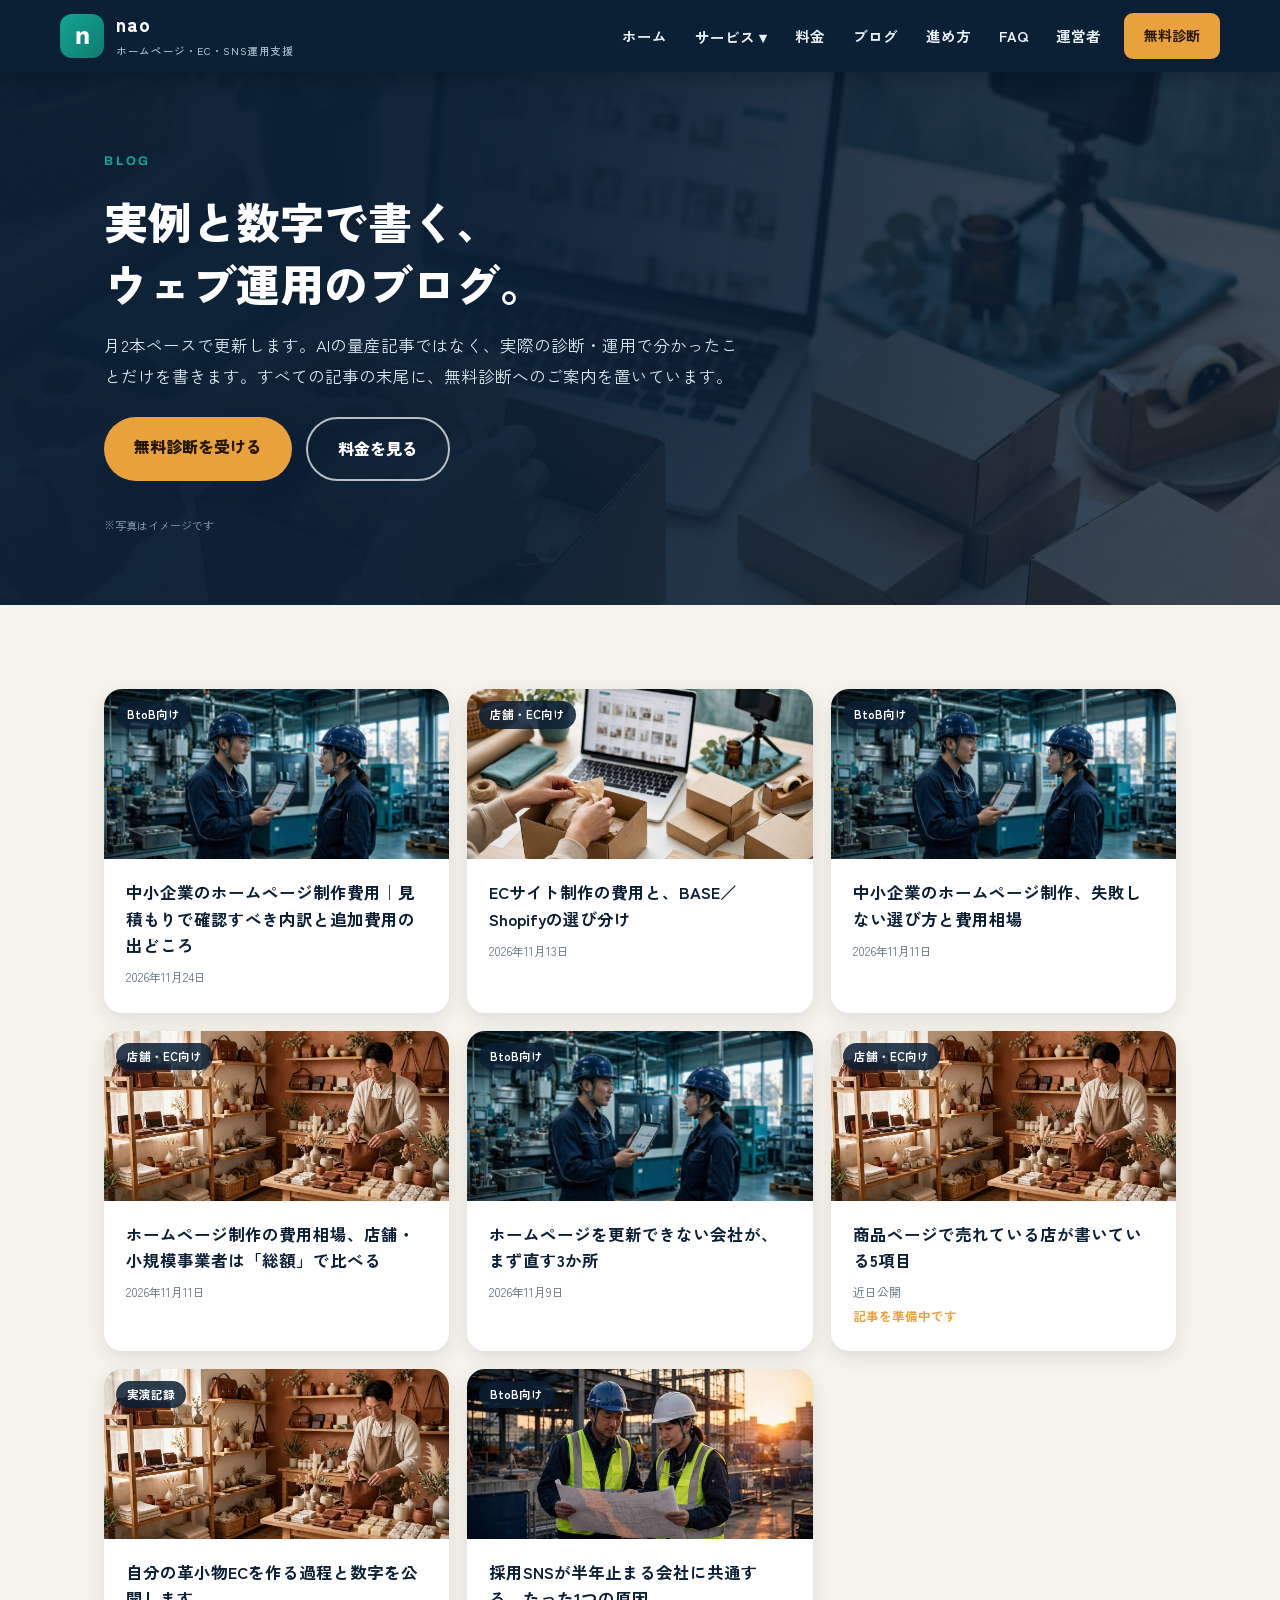
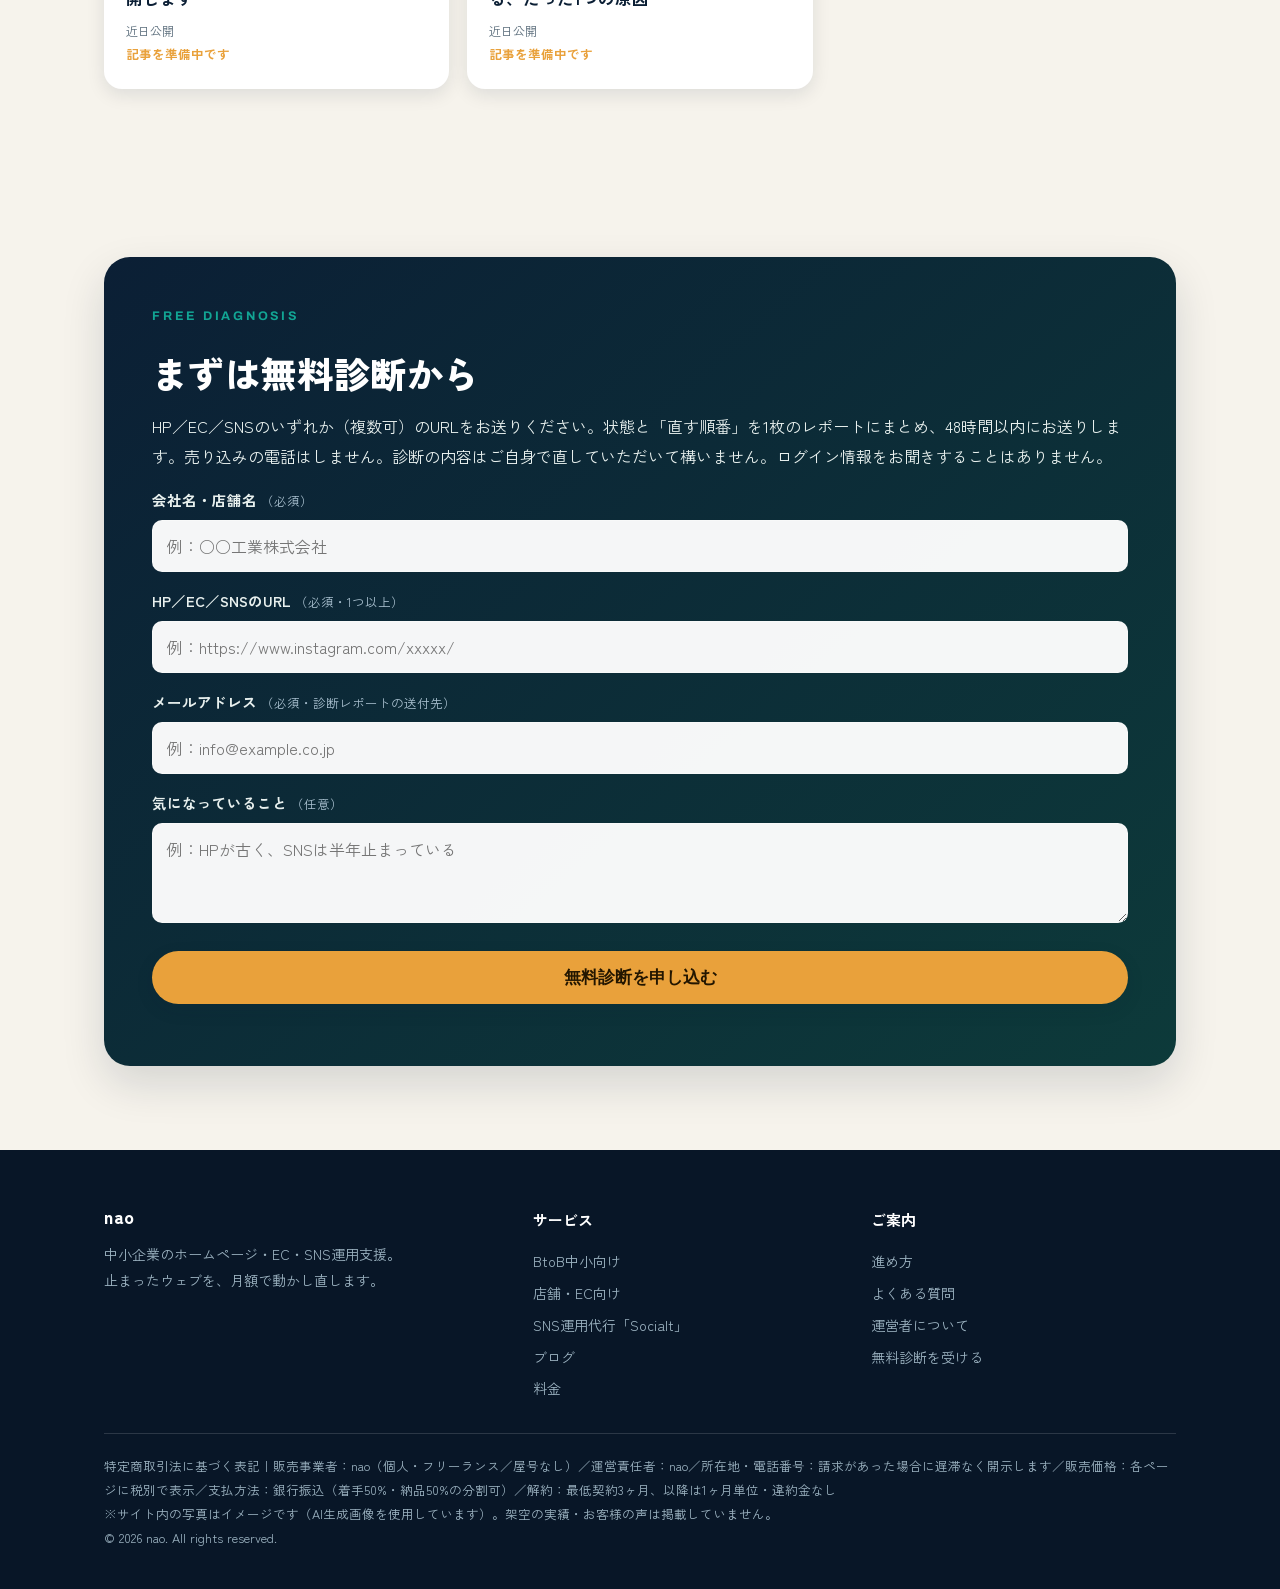
<file: blog/index.html>
<!DOCTYPE html>
<html lang="ja">
<head>
<meta charset="UTF-8">
<meta name="viewport" content="width=device-width, initial-scale=1.0">
<title>ブログ｜中小企業のウェブ運用ノウハウ｜nao</title>
<meta name="description" content="中小企業のホームページ・EC・SNS運用のブログ。実例と数字で書きます。BtoB向け／店舗・EC向け／実演記録の3カテゴリ、月2本ペースで更新。">
<link rel="canonical" href="https://solederlego8-a11y.github.io/nao-web-support/blog/">
<meta property="og:title" content="ブログ｜中小企業のウェブ運用ノウハウ｜nao">
<meta property="og:description" content="中小企業のホームページ・EC・SNS運用のブログ。実例と数字で書きます。BtoB向け／店舗・EC向け／実演記録の3カテゴリ、月2本ペースで更新。">
<meta property="og:type" content="website">
<meta property="og:url" content="https://solederlego8-a11y.github.io/nao-web-support/blog/">
<meta name="twitter:card" content="summary_large_image">
<meta name="twitter:title" content="ブログ｜中小企業のウェブ運用ノウハウ｜nao">
<meta name="twitter:description" content="中小企業のホームページ・EC・SNS運用のブログ。実例と数字で書きます。BtoB向け／店舗・EC向け／実演記録の3カテゴリ、月2本ペースで更新。">
<link rel="preconnect" href="https://fonts.googleapis.com">
<link href="https://fonts.googleapis.com/css2?family=Archivo:wght@600;800&family=Zen+Kaku+Gothic+New:wght@400;500;700;900&display=swap" rel="stylesheet">
<link rel="stylesheet" href="../assets/style.css">
<link rel="stylesheet" href="../assets/img.css">
<!-- Google tag (gtag.js) -->
<script async src="https://www.googletagmanager.com/gtag/js?id=G-W02HK1VTYF"></script>
<script>
  window.dataLayer = window.dataLayer || [];
  function gtag(){dataLayer.push(arguments);}
  gtag('js', new Date());
  gtag('config', 'G-W02HK1VTYF');
</script>
</head>
<body>
<!-- BRAND: 屋号が決まったら .brand-name と title・運営者表記を差し替える -->
<header class="site">
  <div class="header-in">
    <a class="brand" href="../index.html"><span class="brand-mark">n</span><span><span class="brand-name">nao</span><span class="brand-sub">ホームページ・EC・SNS運用支援</span></span></a>
    <button class="nav-toggle" aria-label="メニュー" aria-expanded="false">☰</button>
    <nav class="main" aria-label="グローバルナビ">
      <ul>
        <li><a href="../index.html">ホーム</a></li>
        <li class="has-drop"><button type="button" aria-haspopup="true">サービス ▾</button>
          <div class="drop">
            <div class="drop-label">対象から選ぶ</div>
            <a href="../b2b/"><b>BtoB中小向け</b><span>建設・製造・設備 ― HPと採用SNSの立て直し</span></a>
            <a href="../shop-ec/"><b>店舗・EC向け</b><span>飲食・小売・美容・食品 ― 集客とネット販売</span></a>
            <div class="drop-label">サービスから選ぶ</div>
            <a href="../sns/"><b>SNS運用代行「Socialt」</b><span>止まったSNSの再開と月8投稿からの運用</span></a>
            <a href="../index.html#services"><b>ホームページ制作・更新</b><span>制作9.8万円〜／更新は月額で代行</span></a>
            <a href="../shop-ec/#ec"><b>ECサイト制作</b><span>Shopify／BASE・商品登録20点まで込み</span></a>
            <a href="../blog/"><b>ブログ・記事制作</b><span>SEO／AI検索に拾われる記事を月2本</span></a>
          </div>
        </li>
        <li><a href="../index.html#pricing">料金</a></li>
        <li><a href="../blog/">ブログ</a></li>
        <li><a href="../index.html#flow">進め方</a></li>
        <li><a href="../index.html#faq">FAQ</a></li>
        <li><a href="../index.html#about">運営者</a></li>
        <li class="header-cta"><a class="btn sm gold" href="../index.html#diagnosis">無料診断</a></li>
      </ul>
    </nav>
  </div>
</header>

<div class="page-hero"><div class="bg img-ec"></div><div class="wrap">
  <div class="eyebrow">Blog</div><h1>実例と数字で書く、<br>ウェブ運用のブログ。</h1><p class="lead">月2本ペースで更新します。AIの量産記事ではなく、実際の診断・運用で分かったことだけを書きます。すべての記事の末尾に、無料診断へのご案内を置いています。</p>
  <div class="hero-cta" style="margin-top:26px"><a class="btn gold" href="../index.html#diagnosis">無料診断を受ける</a><a class="btn ghost" href="../index.html#pricing">料金を見る</a></div>
  <p class="img-note">※写真はイメージです</p>
</div></div>
<section><div class="wrap">
  <div class="posts" style="margin-top:0">
    <a class="post reveal on" href="homepage-mitsumori-naiyo-kakunin/"><div class="thumb img-hero"><span class="cat">BtoB向け</span></div><div class="body"><h3>中小企業のホームページ制作費用｜見積もりで確認すべき内訳と追加費用の出どころ</h3><div class="date">2026年11月24日</div></div></a>
    
    <a class="post reveal on" href="ec-ryokin-base-shopify/"><div class="thumb img-ec"><span class="cat">店舗・EC向け</span></div><div class="body"><h3>ECサイト制作の費用と、BASE／Shopifyの選び分け</h3><div class="date">2026年11月13日</div></div></a>
    
    <a class="post reveal on" href="homepage-seisaku-chusho/"><div class="thumb img-hero"><span class="cat">BtoB向け</span></div><div class="body"><h3>中小企業のホームページ制作、失敗しない選び方と費用相場</h3><div class="date">2026年11月11日</div></div></a>
    <a class="post reveal on" href="homepage-hiyou-souba/"><div class="thumb img-shop"><span class="cat">店舗・EC向け</span></div><div class="body"><h3>ホームページ制作の費用相場、店舗・小規模事業者は「総額」で比べる</h3><div class="date">2026年11月11日</div></div></a>
    <a class="post reveal on" href="homepage-3points/"><div class="thumb img-hero"><span class="cat">BtoB向け</span></div><div class="body"><h3>ホームページを更新できない会社が、まず直す3か所</h3><div class="date">2026年11月9日</div></div></a>
    <a class="post reveal on" href="../index.html#diagnosis"><div class="thumb img-shop"><span class="cat">店舗・EC向け</span></div><div class="body"><h3>商品ページで売れている店が書いている5項目</h3><div class="date">近日公開</div><div class="soon">記事を準備中です</div></div></a>
    <a class="post reveal on" href="../index.html#diagnosis"><div class="thumb img-shop"><span class="cat">実演記録</span></div><div class="body"><h3>自分の革小物ECを作る過程と数字を公開します</h3><div class="date">近日公開</div><div class="soon">記事を準備中です</div></div></a>
    <a class="post reveal on" href="../index.html#diagnosis"><div class="thumb img-construction"><span class="cat">BtoB向け</span></div><div class="body"><h3>採用SNSが半年止まる会社に共通する、たった1つの原因</h3><div class="date">近日公開</div><div class="soon">記事を準備中です</div></div></a>
  </div>
</div></section>

<section id="diagnosis"><div class="wrap">
  <div class="diag reveal">
    <div class="eyebrow">Free Diagnosis</div>
    <h2>まずは無料診断から</h2>
    <p>HP／EC／SNSのいずれか（複数可）のURLをお送りください。状態と「直す順番」を1枚のレポートにまとめ、48時間以内にお送りします。売り込みの電話はしません。診断の内容はご自身で直していただいて構いません。ログイン情報をお聞きすることはありません。</p>
    <form id="diag-form">
      <label>会社名・店舗名 <span>（必須）</span></label>
      <input type="text" name="company" required placeholder="例：○○工業株式会社">
      <label>HP／EC／SNSのURL <span>（必須・1つ以上）</span></label>
      <input type="text" name="url" required placeholder="例：https://www.instagram.com/xxxxx/">
      <label>メールアドレス <span>（必須・診断レポートの送付先）</span></label>
      <input type="email" name="email" required placeholder="例：info@example.co.jp">
      <label>気になっていること <span>（任意）</span></label>
      <textarea name="concern" rows="3" placeholder="例：HPが古く、SNSは半年止まっている"></textarea>
      <button class="btn gold" type="submit" style="width:100%;margin-top:20px;font-size:17px">無料診断を申し込む</button>
      <p id="form-status"></p>
    </form>
  </div>
</div></section>

<footer>
  <div class="wrap">
    <div class="cols">
      <div>
        <span class="brand-name" style="font-size:18px;font-weight:900">nao</span>
        <p style="margin-top:10px">中小企業のホームページ・EC・SNS運用支援。<br>止まったウェブを、月額で動かし直します。</p>
      </div>
      <div>
        <h4>サービス</h4>
        <a href="../b2b/">BtoB中小向け</a>
        <a href="../shop-ec/">店舗・EC向け</a>
        <a href="../sns/">SNS運用代行「Socialt」</a>
        <a href="../blog/">ブログ</a>
        <a href="../index.html#pricing">料金</a>
      </div>
      <div>
        <h4>ご案内</h4>
        <a href="../index.html#flow">進め方</a>
        <a href="../index.html#faq">よくある質問</a>
        <a href="../index.html#about">運営者について</a>
        <a href="../index.html#diagnosis">無料診断を受ける</a>
      </div>
    </div>
    <div class="tokusho">
      特定商取引法に基づく表記｜販売事業者：nao（個人・フリーランス／屋号なし）／運営責任者：nao／所在地・電話番号：請求があった場合に遅滞なく開示します／販売価格：各ページに税別で表示／支払方法：銀行振込（着手50%・納品50%の分割可）／解約：最低契約3ヶ月、以降は1ヶ月単位・違約金なし<br>
      ※サイト内の写真はイメージです（AI生成画像を使用しています）。架空の実績・お客様の声は掲載していません。<br>
      © 2026 nao. All rights reserved.
    </div>
  </div>
</footer>
<script src="../assets/main.js"></script>
</body>
</html>
</file>
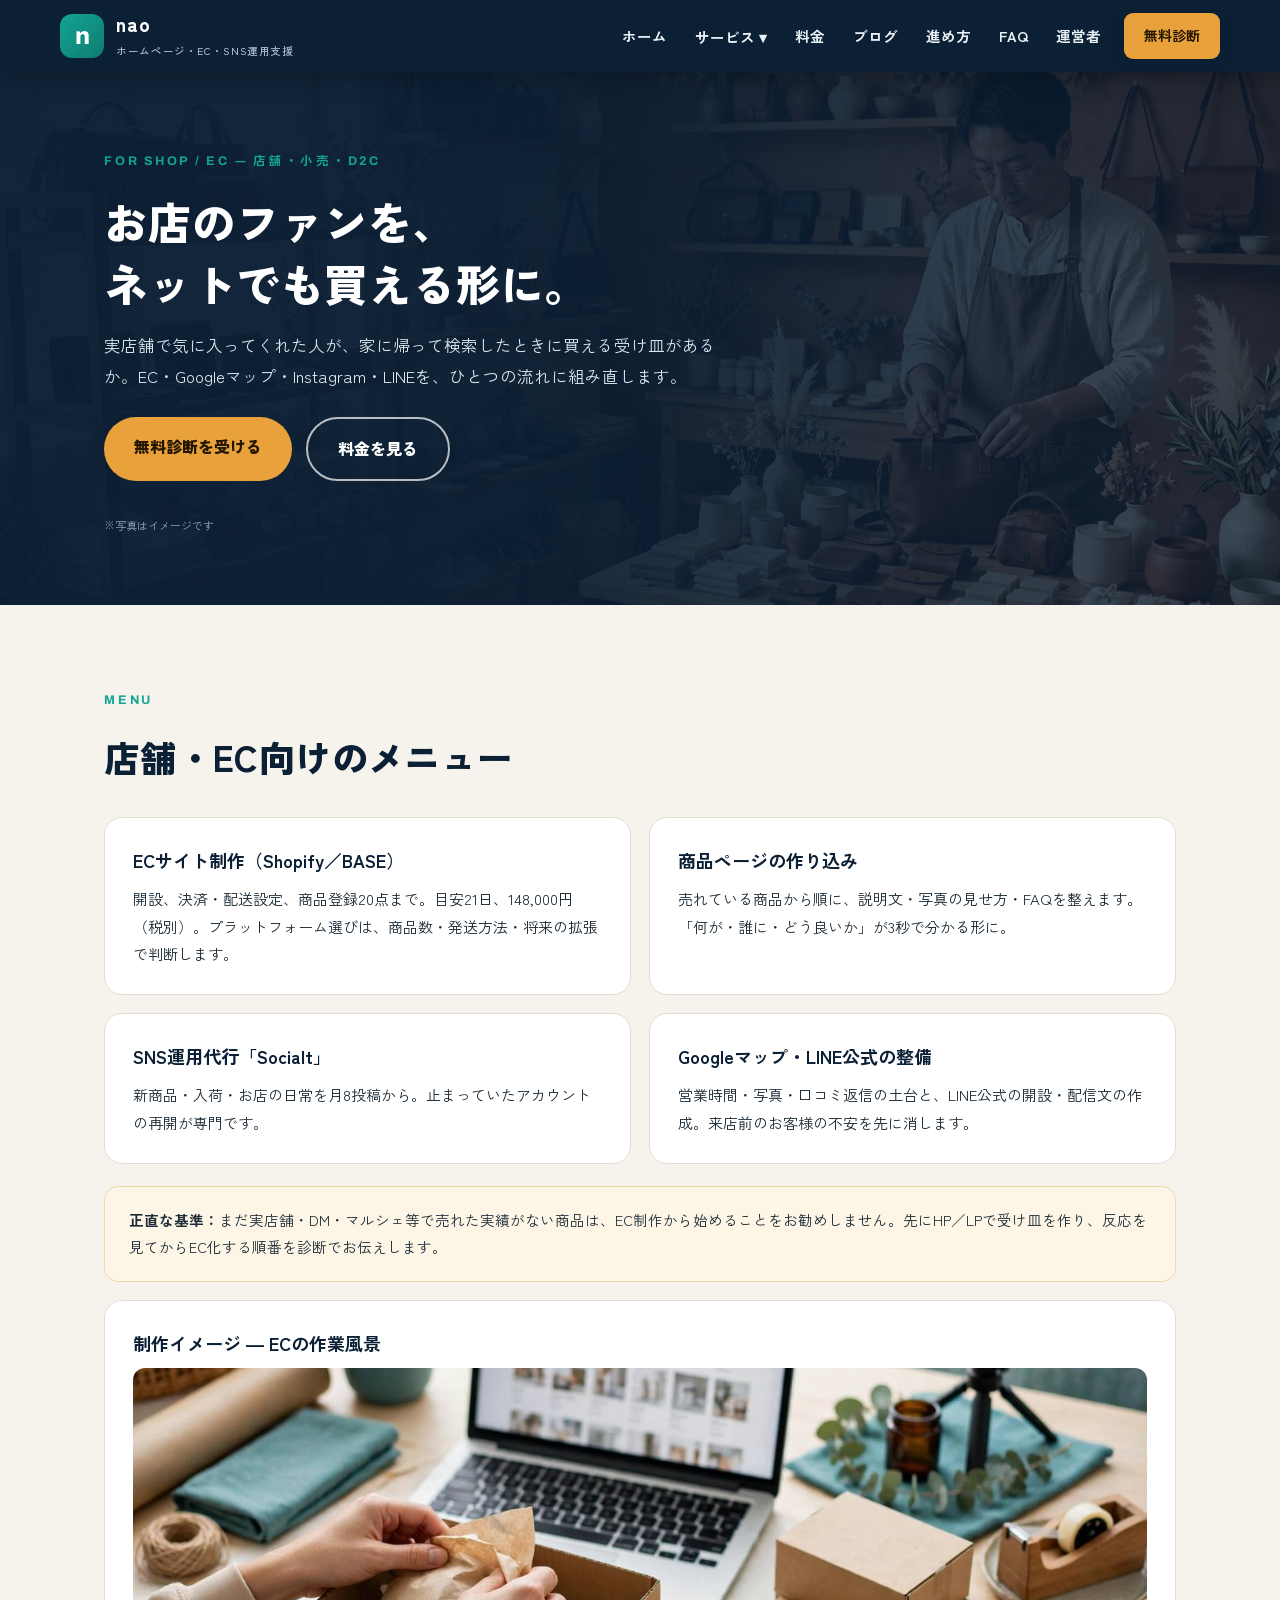
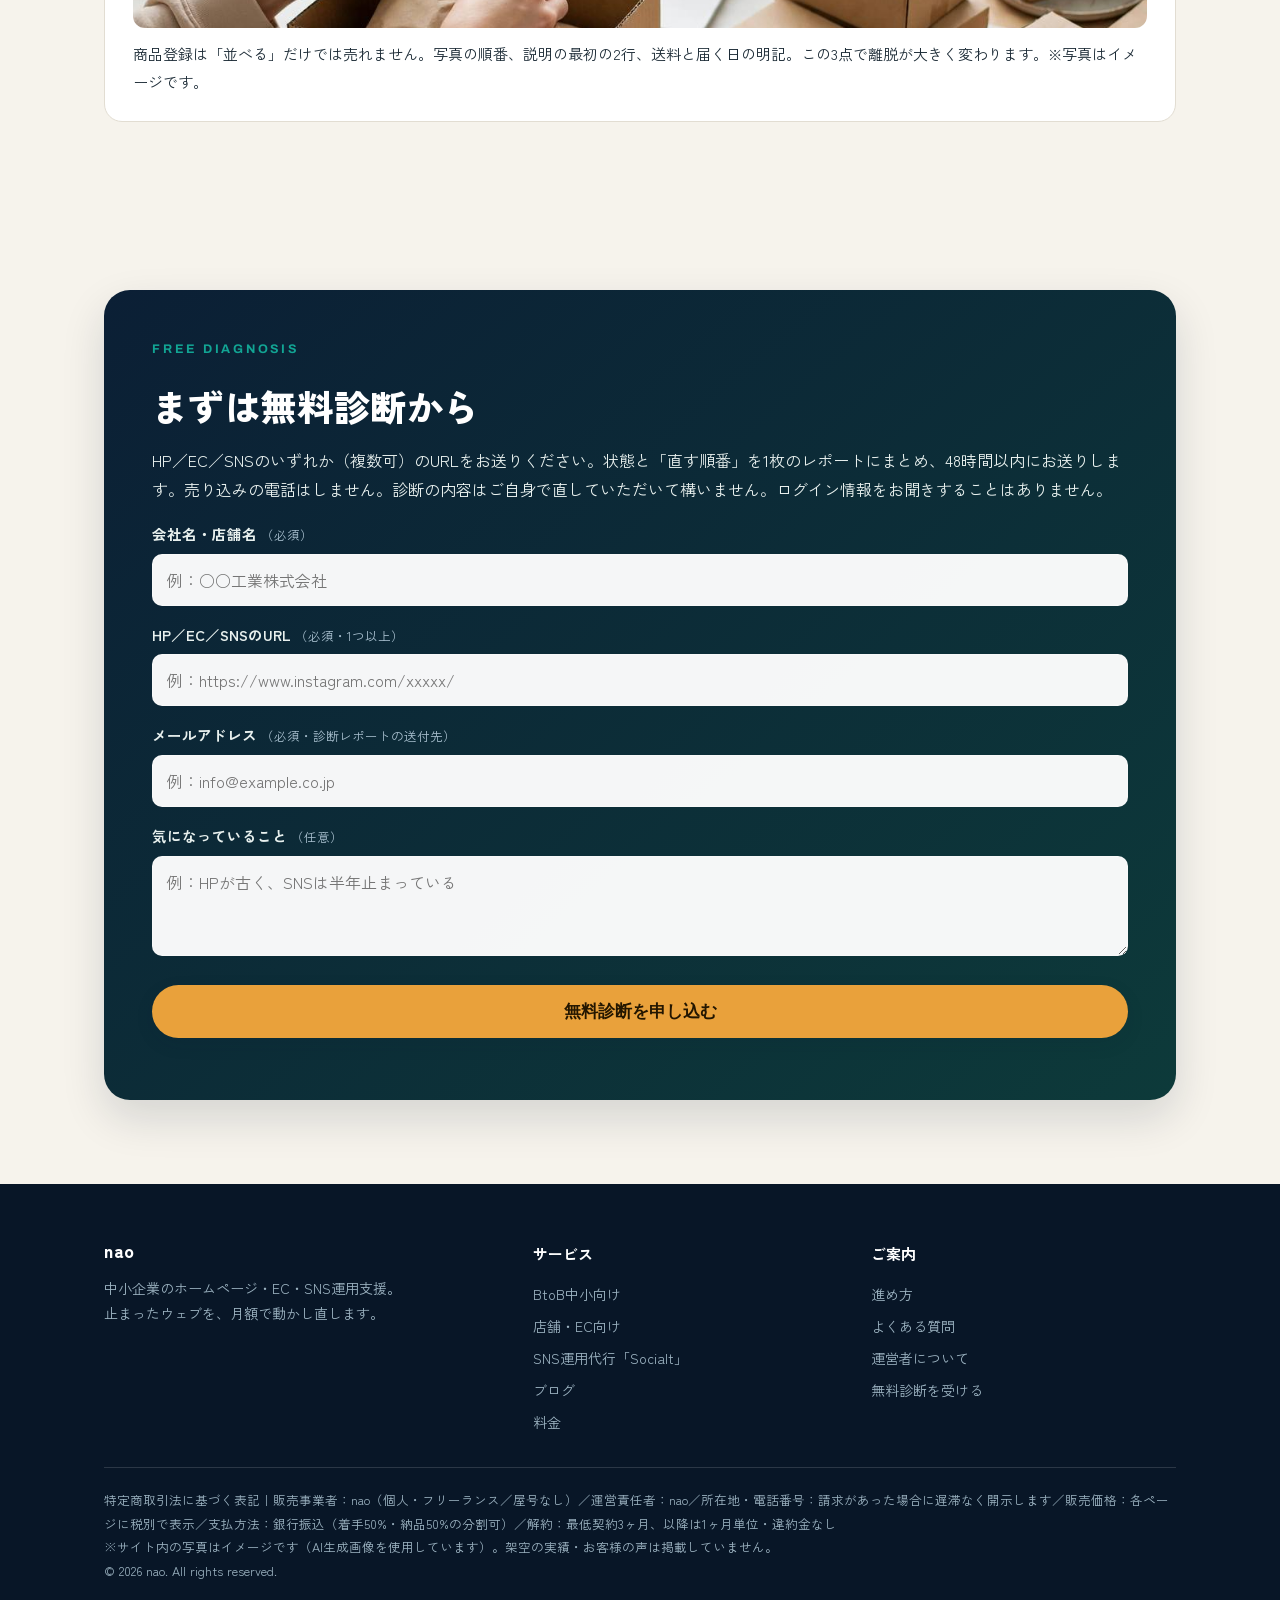
<file: shop-ec/index.html>
<!DOCTYPE html>
<html lang="ja">
<head>
<meta charset="UTF-8">
<meta name="viewport" content="width=device-width, initial-scale=1.0">
<title>店舗・EC向け｜ECサイト制作とSNS運用｜nao</title>
<meta name="description" content="店舗・小売・D2C向け。Shopify／BASEのEC制作14.8万円〜、商品ページ作りとSNS運用で、来店とネット販売をつなぎ直します。">
<link rel="canonical" href="https://solederlego8-a11y.github.io/nao-web-support/shop-ec/">
<meta property="og:title" content="店舗・EC向け｜ECサイト制作とSNS運用｜nao">
<meta property="og:description" content="店舗・小売・D2C向け。Shopify／BASEのEC制作14.8万円〜、商品ページ作りとSNS運用で、来店とネット販売をつなぎ直します。">
<meta property="og:type" content="website">
<meta property="og:url" content="https://solederlego8-a11y.github.io/nao-web-support/shop-ec/">
<meta name="twitter:card" content="summary_large_image">
<meta name="twitter:title" content="店舗・EC向け｜ECサイト制作とSNS運用｜nao">
<meta name="twitter:description" content="店舗・小売・D2C向け。Shopify／BASEのEC制作14.8万円〜、商品ページ作りとSNS運用で、来店とネット販売をつなぎ直します。">
<link rel="preconnect" href="https://fonts.googleapis.com">
<link href="https://fonts.googleapis.com/css2?family=Archivo:wght@600;800&family=Zen+Kaku+Gothic+New:wght@400;500;700;900&display=swap" rel="stylesheet">
<link rel="stylesheet" href="../assets/style.css">
<link rel="stylesheet" href="../assets/img.css">
<!-- Google tag (gtag.js) -->
<script async src="https://www.googletagmanager.com/gtag/js?id=G-W02HK1VTYF"></script>
<script>
  window.dataLayer = window.dataLayer || [];
  function gtag(){dataLayer.push(arguments);}
  gtag('js', new Date());
  gtag('config', 'G-W02HK1VTYF');
</script>
</head>
<body>
<!-- BRAND: 屋号が決まったら .brand-name と title・運営者表記を差し替える -->
<header class="site">
  <div class="header-in">
    <a class="brand" href="../index.html"><span class="brand-mark">n</span><span><span class="brand-name">nao</span><span class="brand-sub">ホームページ・EC・SNS運用支援</span></span></a>
    <button class="nav-toggle" aria-label="メニュー" aria-expanded="false">☰</button>
    <nav class="main" aria-label="グローバルナビ">
      <ul>
        <li><a href="../index.html">ホーム</a></li>
        <li class="has-drop"><button type="button" aria-haspopup="true">サービス ▾</button>
          <div class="drop">
            <div class="drop-label">対象から選ぶ</div>
            <a href="../b2b/"><b>BtoB中小向け</b><span>建設・製造・設備 ― HPと採用SNSの立て直し</span></a>
            <a href="../shop-ec/"><b>店舗・EC向け</b><span>飲食・小売・美容・食品 ― 集客とネット販売</span></a>
            <div class="drop-label">サービスから選ぶ</div>
            <a href="../sns/"><b>SNS運用代行「Socialt」</b><span>止まったSNSの再開と月8投稿からの運用</span></a>
            <a href="../index.html#services"><b>ホームページ制作・更新</b><span>制作9.8万円〜／更新は月額で代行</span></a>
            <a href="../shop-ec/#ec"><b>ECサイト制作</b><span>Shopify／BASE・商品登録20点まで込み</span></a>
            <a href="../blog/"><b>ブログ・記事制作</b><span>SEO／AI検索に拾われる記事を月2本</span></a>
          </div>
        </li>
        <li><a href="../index.html#pricing">料金</a></li>
        <li><a href="../blog/">ブログ</a></li>
        <li><a href="../index.html#flow">進め方</a></li>
        <li><a href="../index.html#faq">FAQ</a></li>
        <li><a href="../index.html#about">運営者</a></li>
        <li class="header-cta"><a class="btn sm gold" href="../index.html#diagnosis">無料診断</a></li>
      </ul>
    </nav>
  </div>
</header>

<div class="page-hero"><div class="bg img-shop"></div><div class="wrap">
  <div class="eyebrow">For Shop / EC ― 店舗・小売・D2C</div><h1>お店のファンを、<br>ネットでも買える形に。</h1><p class="lead">実店舗で気に入ってくれた人が、家に帰って検索したときに買える受け皿があるか。EC・Googleマップ・Instagram・LINEを、ひとつの流れに組み直します。</p>
  <div class="hero-cta" style="margin-top:26px"><a class="btn gold" href="../index.html#diagnosis">無料診断を受ける</a><a class="btn ghost" href="../index.html#pricing">料金を見る</a></div>
  <p class="img-note">※写真はイメージです</p>
</div></div>
<section id="ec"><div class="wrap">
  <div class="eyebrow">Menu</div><h2>店舗・EC向けのメニュー</h2>
  <div class="cards2">
    <div class="card"><h3>ECサイト制作（Shopify／BASE）</h3><p>開設、決済・配送設定、商品登録20点まで。目安21日、148,000円（税別）。プラットフォーム選びは、商品数・発送方法・将来の拡張で判断します。</p></div>
    <div class="card"><h3>商品ページの作り込み</h3><p>売れている商品から順に、説明文・写真の見せ方・FAQを整えます。「何が・誰に・どう良いか」が3秒で分かる形に。</p></div>
    <div class="card"><h3>SNS運用代行「Socialt」</h3><p>新商品・入荷・お店の日常を月8投稿から。止まっていたアカウントの再開が専門です。</p></div>
    <div class="card"><h3>Googleマップ・LINE公式の整備</h3><p>営業時間・写真・口コミ返信の土台と、LINE公式の開設・配信文の作成。来店前のお客様の不安を先に消します。</p></div>
  </div>
  <div class="note-box"><b>正直な基準：</b>まだ実店舗・DM・マルシェ等で売れた実績がない商品は、EC制作から始めることをお勧めしません。先にHP／LPで受け皿を作り、反応を見てからEC化する順番を診断でお伝えします。</div>
  <div class="card" style="margin-top:18px"><h3>制作イメージ ― ECの作業風景</h3><div class="thumb img-ec" style="height:260px;border-radius:12px;background-size:cover;background-position:center"></div><p style="margin-top:12px">商品登録は「並べる」だけでは売れません。写真の順番、説明の最初の2行、送料と届く日の明記。この3点で離脱が大きく変わります。※写真はイメージです。</p></div>
</div></section>

<section id="diagnosis"><div class="wrap">
  <div class="diag reveal">
    <div class="eyebrow">Free Diagnosis</div>
    <h2>まずは無料診断から</h2>
    <p>HP／EC／SNSのいずれか（複数可）のURLをお送りください。状態と「直す順番」を1枚のレポートにまとめ、48時間以内にお送りします。売り込みの電話はしません。診断の内容はご自身で直していただいて構いません。ログイン情報をお聞きすることはありません。</p>
    <form id="diag-form">
      <label>会社名・店舗名 <span>（必須）</span></label>
      <input type="text" name="company" required placeholder="例：○○工業株式会社">
      <label>HP／EC／SNSのURL <span>（必須・1つ以上）</span></label>
      <input type="text" name="url" required placeholder="例：https://www.instagram.com/xxxxx/">
      <label>メールアドレス <span>（必須・診断レポートの送付先）</span></label>
      <input type="email" name="email" required placeholder="例：info@example.co.jp">
      <label>気になっていること <span>（任意）</span></label>
      <textarea name="concern" rows="3" placeholder="例：HPが古く、SNSは半年止まっている"></textarea>
      <button class="btn gold" type="submit" style="width:100%;margin-top:20px;font-size:17px">無料診断を申し込む</button>
      <p id="form-status"></p>
    </form>
  </div>
</div></section>

<footer>
  <div class="wrap">
    <div class="cols">
      <div>
        <span class="brand-name" style="font-size:18px;font-weight:900">nao</span>
        <p style="margin-top:10px">中小企業のホームページ・EC・SNS運用支援。<br>止まったウェブを、月額で動かし直します。</p>
      </div>
      <div>
        <h4>サービス</h4>
        <a href="../b2b/">BtoB中小向け</a>
        <a href="../shop-ec/">店舗・EC向け</a>
        <a href="../sns/">SNS運用代行「Socialt」</a>
        <a href="../blog/">ブログ</a>
        <a href="../index.html#pricing">料金</a>
      </div>
      <div>
        <h4>ご案内</h4>
        <a href="../index.html#flow">進め方</a>
        <a href="../index.html#faq">よくある質問</a>
        <a href="../index.html#about">運営者について</a>
        <a href="../index.html#diagnosis">無料診断を受ける</a>
      </div>
    </div>
    <div class="tokusho">
      特定商取引法に基づく表記｜販売事業者：nao（個人・フリーランス／屋号なし）／運営責任者：nao／所在地・電話番号：請求があった場合に遅滞なく開示します／販売価格：各ページに税別で表示／支払方法：銀行振込（着手50%・納品50%の分割可）／解約：最低契約3ヶ月、以降は1ヶ月単位・違約金なし<br>
      ※サイト内の写真はイメージです（AI生成画像を使用しています）。架空の実績・お客様の声は掲載していません。<br>
      © 2026 nao. All rights reserved.
    </div>
  </div>
</footer>
<script src="../assets/main.js"></script>
</body>
</html>
</file>
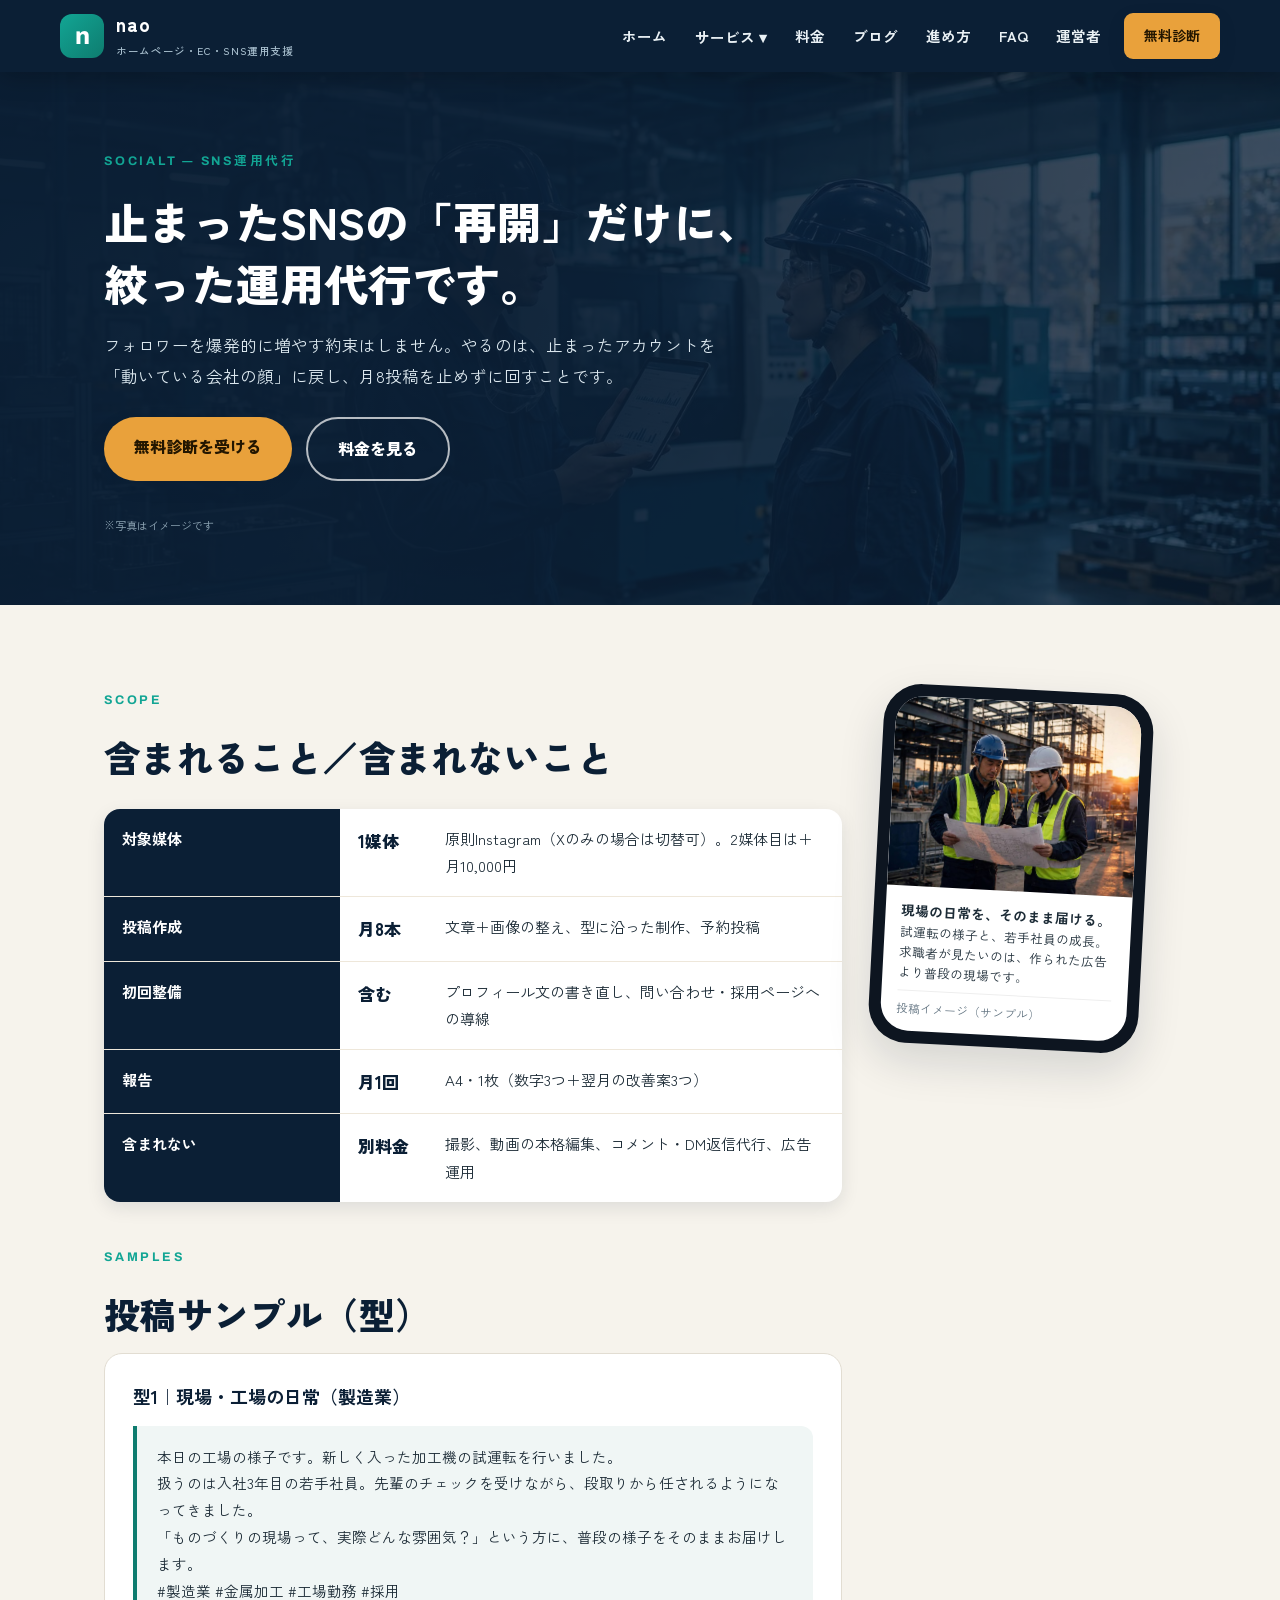
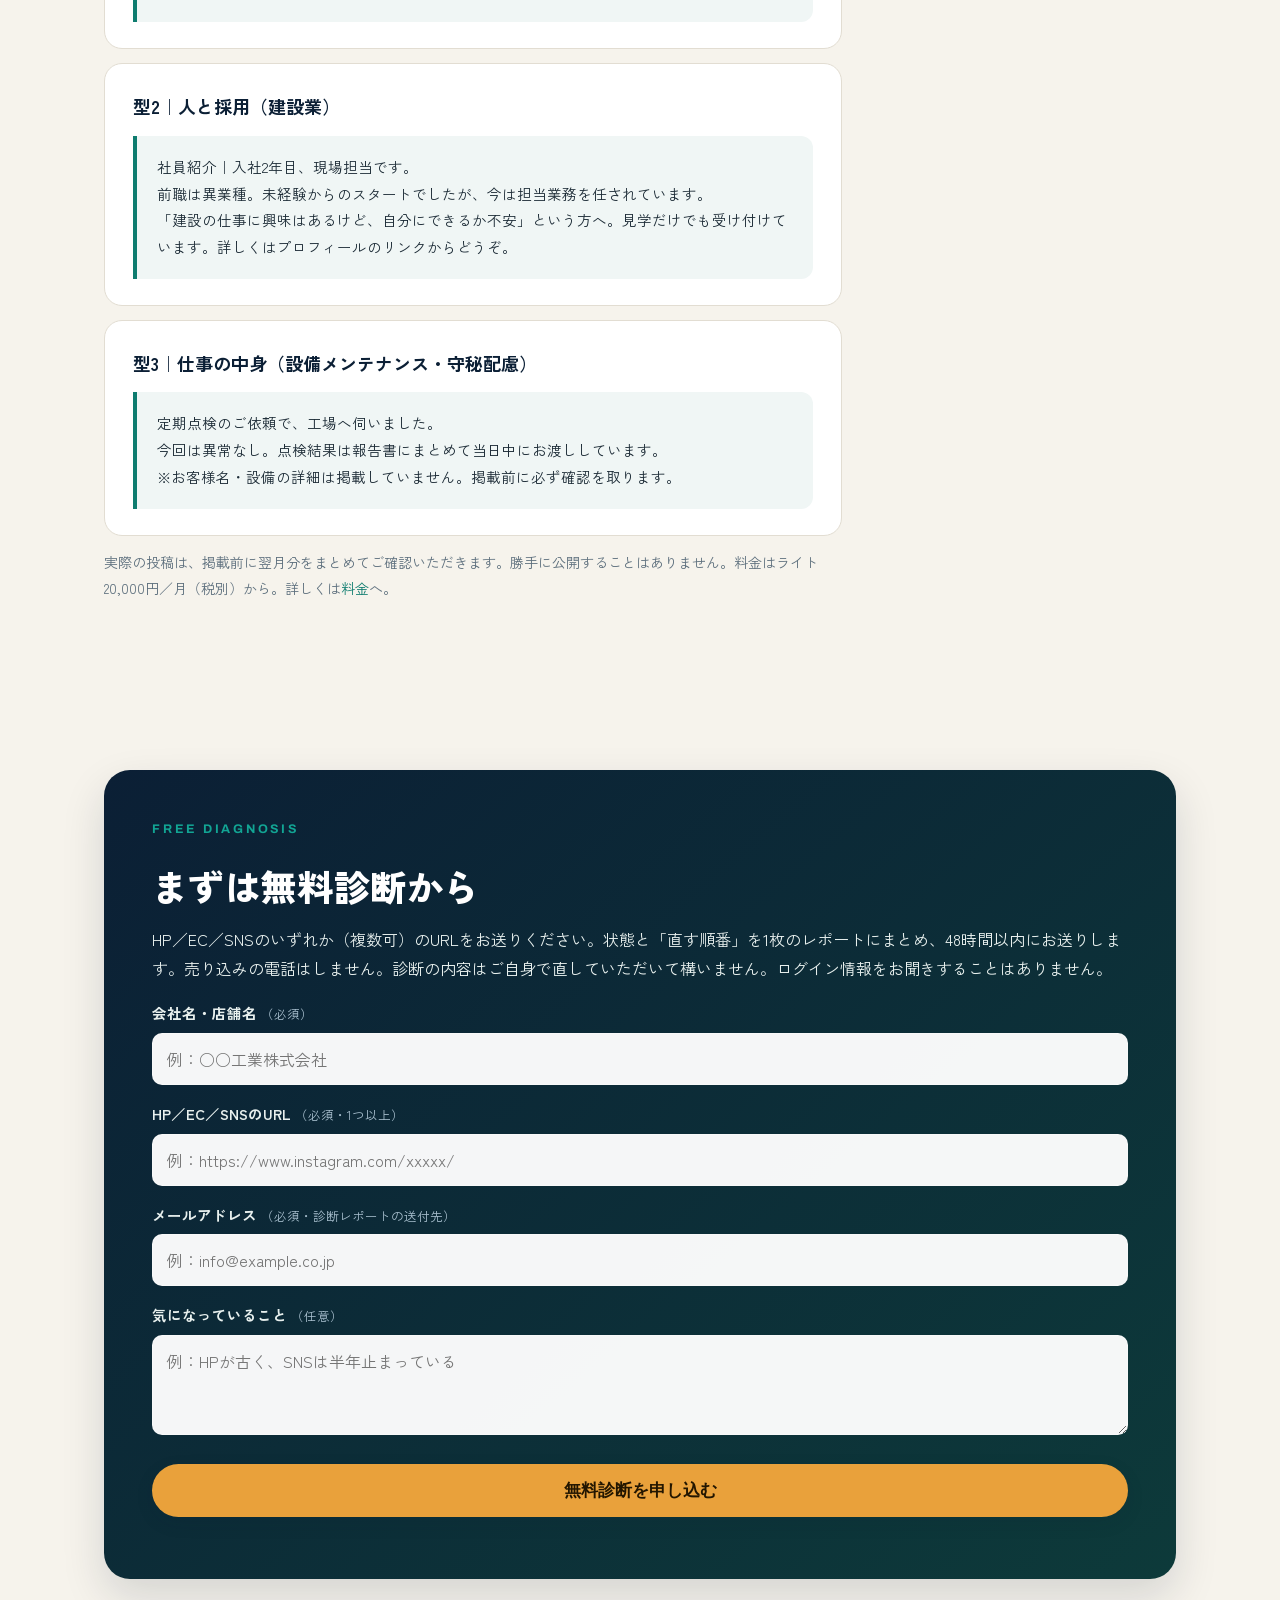
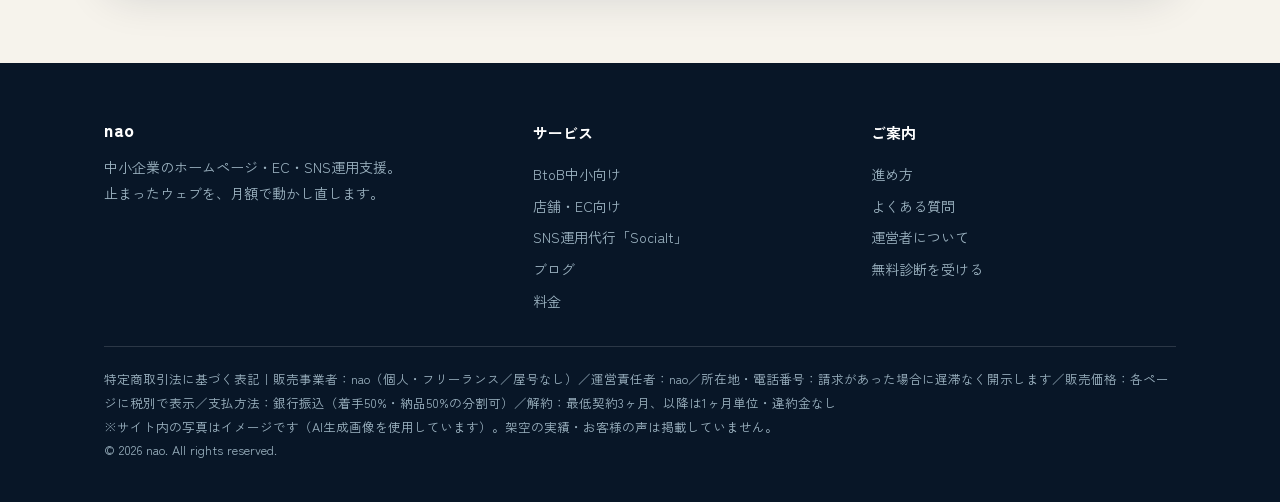
<file: sns/index.html>
<!DOCTYPE html>
<html lang="ja">
<head>
<meta charset="UTF-8">
<meta name="viewport" content="width=device-width, initial-scale=1.0">
<title>SNS運用代行「Socialt」｜止まったSNSの再開専門｜nao</title>
<meta name="description" content="止まったInstagramの再開専門のSNS運用代行「Socialt」。月8投稿・月額20,000円（税別）から。含まれる範囲と含まれない範囲をすべて公開しています。">
<link rel="canonical" href="https://solederlego8-a11y.github.io/nao-web-support/sns/">
<meta property="og:title" content="SNS運用代行「Socialt」｜止まったSNSの再開専門｜nao">
<meta property="og:description" content="止まったInstagramの再開専門のSNS運用代行「Socialt」。月8投稿・月額20,000円（税別）から。含まれる範囲と含まれない範囲をすべて公開しています。">
<meta property="og:type" content="website">
<meta property="og:url" content="https://solederlego8-a11y.github.io/nao-web-support/sns/">
<meta name="twitter:card" content="summary_large_image">
<meta name="twitter:title" content="SNS運用代行「Socialt」｜止まったSNSの再開専門｜nao">
<meta name="twitter:description" content="止まったInstagramの再開専門のSNS運用代行「Socialt」。月8投稿・月額20,000円（税別）から。含まれる範囲と含まれない範囲をすべて公開しています。">
<link rel="preconnect" href="https://fonts.googleapis.com">
<link href="https://fonts.googleapis.com/css2?family=Archivo:wght@600;800&family=Zen+Kaku+Gothic+New:wght@400;500;700;900&display=swap" rel="stylesheet">
<link rel="stylesheet" href="../assets/style.css">
<link rel="stylesheet" href="../assets/img.css">
<!-- Google tag (gtag.js) -->
<script async src="https://www.googletagmanager.com/gtag/js?id=G-W02HK1VTYF"></script>
<script>
  window.dataLayer = window.dataLayer || [];
  function gtag(){dataLayer.push(arguments);}
  gtag('js', new Date());
  gtag('config', 'G-W02HK1VTYF');
</script>
</head>
<body>
<!-- BRAND: 屋号が決まったら .brand-name と title・運営者表記を差し替える -->
<header class="site">
  <div class="header-in">
    <a class="brand" href="../index.html"><span class="brand-mark">n</span><span><span class="brand-name">nao</span><span class="brand-sub">ホームページ・EC・SNS運用支援</span></span></a>
    <button class="nav-toggle" aria-label="メニュー" aria-expanded="false">☰</button>
    <nav class="main" aria-label="グローバルナビ">
      <ul>
        <li><a href="../index.html">ホーム</a></li>
        <li class="has-drop"><button type="button" aria-haspopup="true">サービス ▾</button>
          <div class="drop">
            <div class="drop-label">対象から選ぶ</div>
            <a href="../b2b/"><b>BtoB中小向け</b><span>建設・製造・設備 ― HPと採用SNSの立て直し</span></a>
            <a href="../shop-ec/"><b>店舗・EC向け</b><span>飲食・小売・美容・食品 ― 集客とネット販売</span></a>
            <div class="drop-label">サービスから選ぶ</div>
            <a href="../sns/"><b>SNS運用代行「Socialt」</b><span>止まったSNSの再開と月8投稿からの運用</span></a>
            <a href="../index.html#services"><b>ホームページ制作・更新</b><span>制作9.8万円〜／更新は月額で代行</span></a>
            <a href="../shop-ec/#ec"><b>ECサイト制作</b><span>Shopify／BASE・商品登録20点まで込み</span></a>
            <a href="../blog/"><b>ブログ・記事制作</b><span>SEO／AI検索に拾われる記事を月2本</span></a>
          </div>
        </li>
        <li><a href="../index.html#pricing">料金</a></li>
        <li><a href="../blog/">ブログ</a></li>
        <li><a href="../index.html#flow">進め方</a></li>
        <li><a href="../index.html#faq">FAQ</a></li>
        <li><a href="../index.html#about">運営者</a></li>
        <li class="header-cta"><a class="btn sm gold" href="../index.html#diagnosis">無料診断</a></li>
      </ul>
    </nav>
  </div>
</header>

<div class="page-hero"><div class="bg img-hero"></div><div class="wrap">
  <div class="eyebrow">Socialt ― SNS運用代行</div><h1>止まったSNSの「再開」だけに、<br>絞った運用代行です。</h1><p class="lead">フォロワーを爆発的に増やす約束はしません。やるのは、止まったアカウントを「動いている会社の顔」に戻し、月8投稿を止めずに回すことです。</p>
  <div class="hero-cta" style="margin-top:26px"><a class="btn gold" href="../index.html#diagnosis">無料診断を受ける</a><a class="btn ghost" href="../index.html#pricing">料金を見る</a></div>
  <p class="img-note">※写真はイメージです</p>
</div></div>
<section><div class="wrap">
  <div style="display:grid;grid-template-columns:1fr 300px;gap:34px;align-items:start" class="sns-grid">
    <div>
      <div class="eyebrow">Scope</div><h2>含まれること／含まれないこと</h2>
      <table class="fee">
        <tr><th>対象媒体</th><td class="amt">1媒体</td><td>原則Instagram（Xのみの場合は切替可）。2媒体目は＋月10,000円</td></tr>
        <tr><th>投稿作成</th><td class="amt">月8本</td><td>文章＋画像の整え、型に沿った制作、予約投稿</td></tr>
        <tr><th>初回整備</th><td class="amt">含む</td><td>プロフィール文の書き直し、問い合わせ・採用ページへの導線</td></tr>
        <tr><th>報告</th><td class="amt">月1回</td><td>A4・1枚（数字3つ＋翌月の改善案3つ）</td></tr>
        <tr><th>含まれない</th><td class="amt">別料金</td><td>撮影、動画の本格編集、コメント・DM返信代行、広告運用</td></tr>
      </table>
      <div class="eyebrow" style="margin-top:44px">Samples</div><h2>投稿サンプル（型）</h2>
      <div class="card"><h3>型1｜現場・工場の日常（製造業）</h3><div class="sample">本日の工場の様子です。新しく入った加工機の試運転を行いました。
扱うのは入社3年目の若手社員。先輩のチェックを受けながら、段取りから任されるようになってきました。
「ものづくりの現場って、実際どんな雰囲気？」という方に、普段の様子をそのままお届けします。
#製造業 #金属加工 #工場勤務 #採用</div></div>
      <div class="card" style="margin-top:14px"><h3>型2｜人と採用（建設業）</h3><div class="sample">社員紹介｜入社2年目、現場担当です。
前職は異業種。未経験からのスタートでしたが、今は担当業務を任されています。
「建設の仕事に興味はあるけど、自分にできるか不安」という方へ。見学だけでも受け付けています。詳しくはプロフィールのリンクからどうぞ。</div></div>
      <div class="card" style="margin-top:14px"><h3>型3｜仕事の中身（設備メンテナンス・守秘配慮）</h3><div class="sample">定期点検のご依頼で、工場へ伺いました。
今回は異常なし。点検結果は報告書にまとめて当日中にお渡ししています。
※お客様名・設備の詳細は掲載していません。掲載前に必ず確認を取ります。</div></div>
      <p style="margin-top:14px;font-size:14px;color:var(--muted)">実際の投稿は、掲載前に翌月分をまとめてご確認いただきます。勝手に公開することはありません。料金はライト 20,000円／月（税別）から。詳しくは<a href="../index.html#pricing">料金</a>へ。</p>
    </div>
    <div>
      <div class="phone"><div class="scr"><div class="ph img-construction"></div><div class="pb"><b>現場の日常を、そのまま届ける。</b><br>試運転の様子と、若手社員の成長。求職者が見たいのは、作られた広告より普段の現場です。<div class="pmeta">投稿イメージ（サンプル）</div></div></div></div>
    </div>
  </div>
</div></section>
<style>@media(max-width:860px){.sns-grid{grid-template-columns:1fr!important}.phone{margin:0 auto}}</style>

<section id="diagnosis"><div class="wrap">
  <div class="diag reveal">
    <div class="eyebrow">Free Diagnosis</div>
    <h2>まずは無料診断から</h2>
    <p>HP／EC／SNSのいずれか（複数可）のURLをお送りください。状態と「直す順番」を1枚のレポートにまとめ、48時間以内にお送りします。売り込みの電話はしません。診断の内容はご自身で直していただいて構いません。ログイン情報をお聞きすることはありません。</p>
    <form id="diag-form">
      <label>会社名・店舗名 <span>（必須）</span></label>
      <input type="text" name="company" required placeholder="例：○○工業株式会社">
      <label>HP／EC／SNSのURL <span>（必須・1つ以上）</span></label>
      <input type="text" name="url" required placeholder="例：https://www.instagram.com/xxxxx/">
      <label>メールアドレス <span>（必須・診断レポートの送付先）</span></label>
      <input type="email" name="email" required placeholder="例：info@example.co.jp">
      <label>気になっていること <span>（任意）</span></label>
      <textarea name="concern" rows="3" placeholder="例：HPが古く、SNSは半年止まっている"></textarea>
      <button class="btn gold" type="submit" style="width:100%;margin-top:20px;font-size:17px">無料診断を申し込む</button>
      <p id="form-status"></p>
    </form>
  </div>
</div></section>

<footer>
  <div class="wrap">
    <div class="cols">
      <div>
        <span class="brand-name" style="font-size:18px;font-weight:900">nao</span>
        <p style="margin-top:10px">中小企業のホームページ・EC・SNS運用支援。<br>止まったウェブを、月額で動かし直します。</p>
      </div>
      <div>
        <h4>サービス</h4>
        <a href="../b2b/">BtoB中小向け</a>
        <a href="../shop-ec/">店舗・EC向け</a>
        <a href="../sns/">SNS運用代行「Socialt」</a>
        <a href="../blog/">ブログ</a>
        <a href="../index.html#pricing">料金</a>
      </div>
      <div>
        <h4>ご案内</h4>
        <a href="../index.html#flow">進め方</a>
        <a href="../index.html#faq">よくある質問</a>
        <a href="../index.html#about">運営者について</a>
        <a href="../index.html#diagnosis">無料診断を受ける</a>
      </div>
    </div>
    <div class="tokusho">
      特定商取引法に基づく表記｜販売事業者：nao（個人・フリーランス／屋号なし）／運営責任者：nao／所在地・電話番号：請求があった場合に遅滞なく開示します／販売価格：各ページに税別で表示／支払方法：銀行振込（着手50%・納品50%の分割可）／解約：最低契約3ヶ月、以降は1ヶ月単位・違約金なし<br>
      ※サイト内の写真はイメージです（AI生成画像を使用しています）。架空の実績・お客様の声は掲載していません。<br>
      © 2026 nao. All rights reserved.
    </div>
  </div>
</footer>
<script src="../assets/main.js"></script>
</body>
</html>
</file>
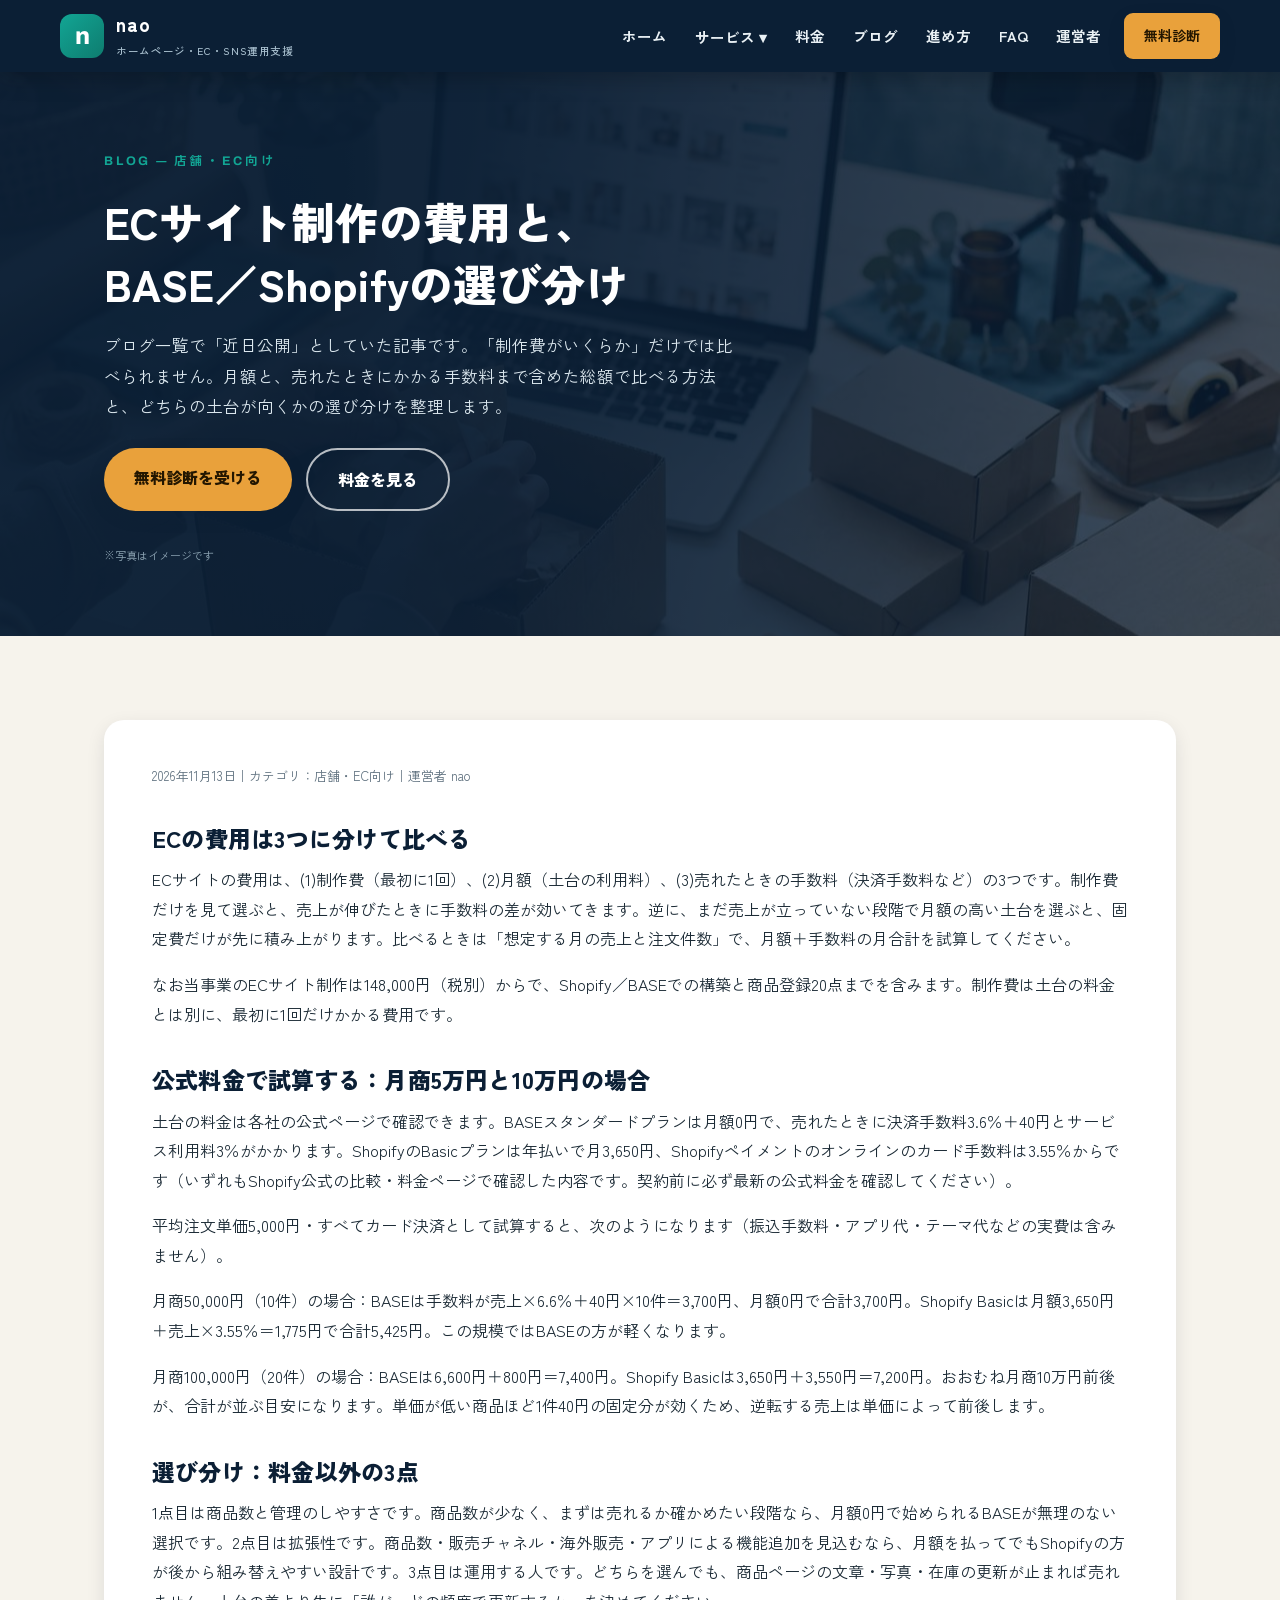
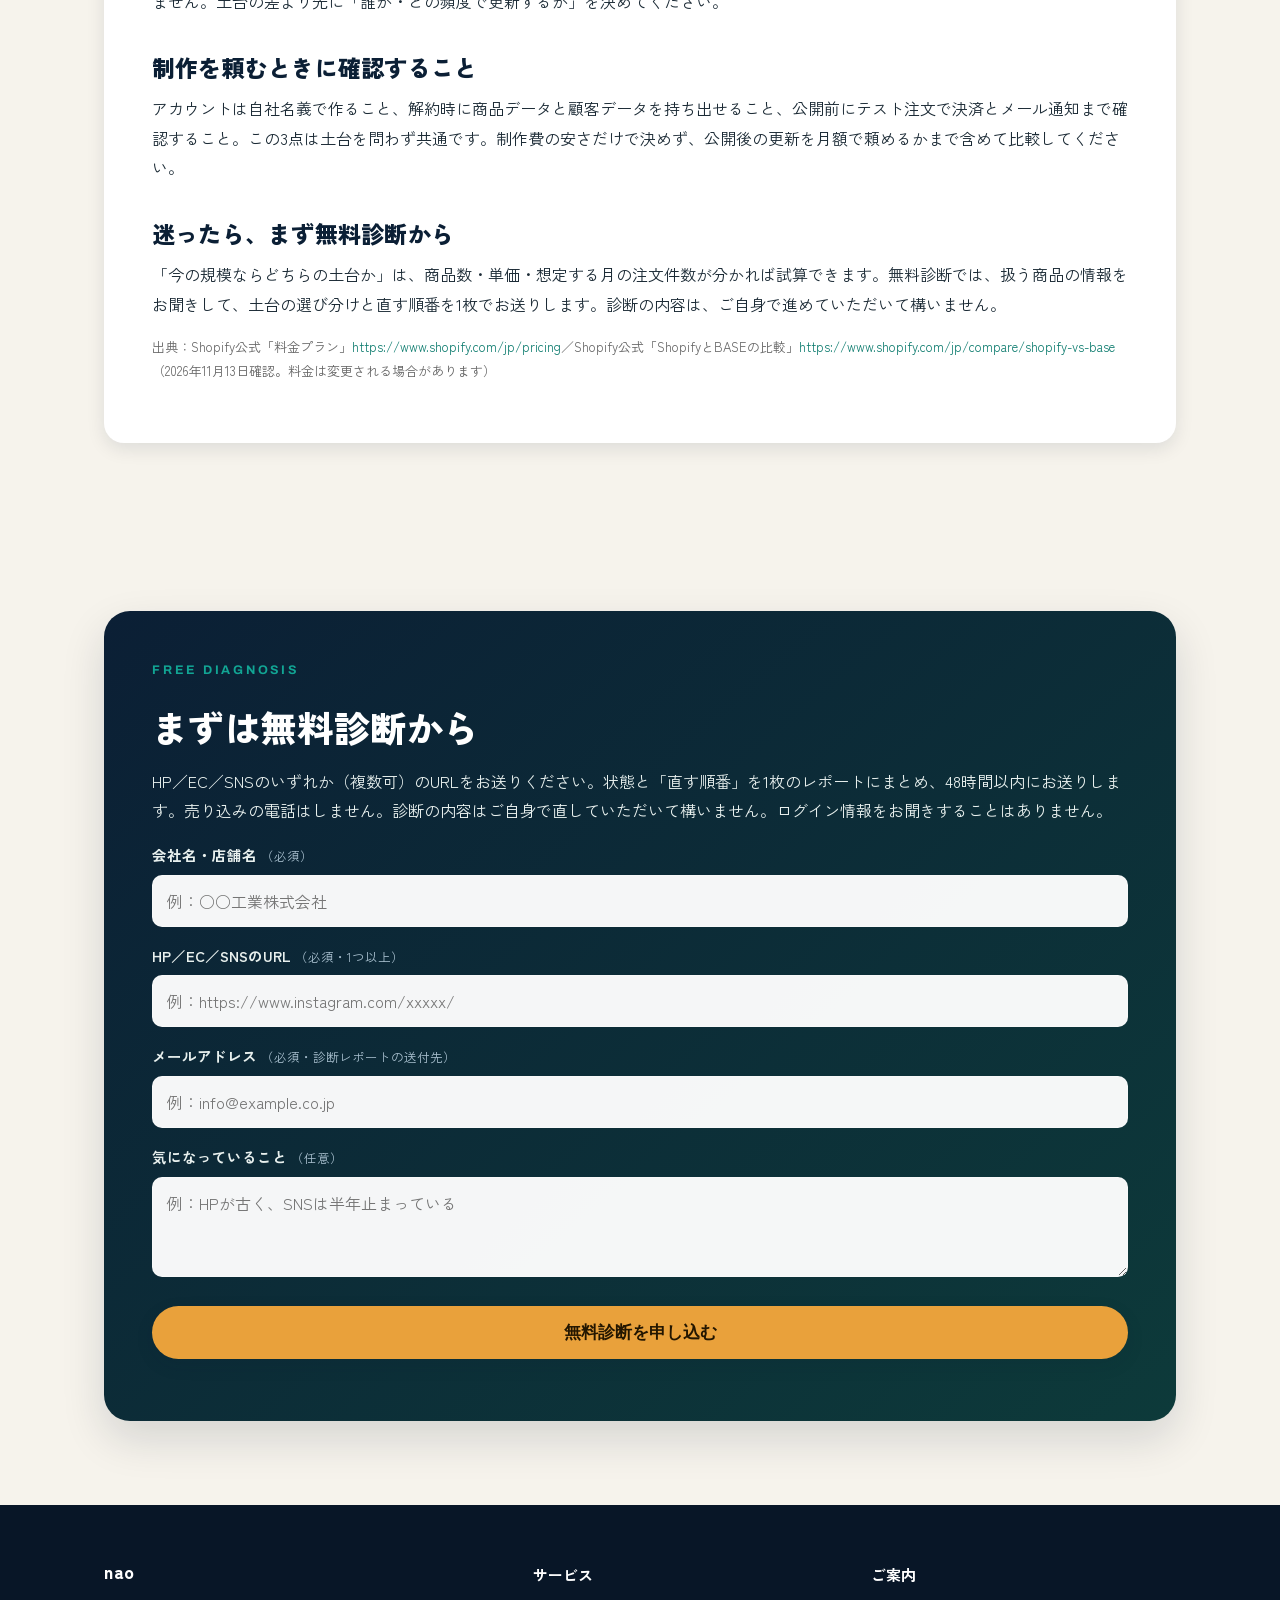
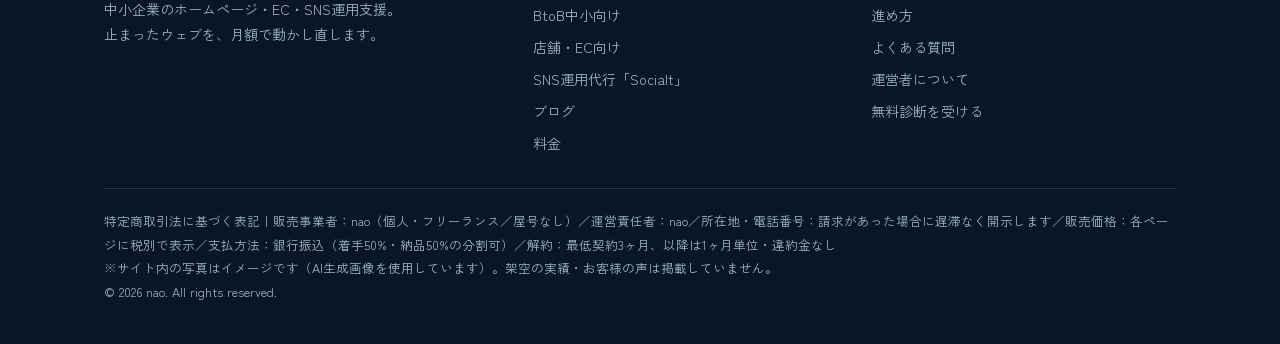
<file: blog/ec-ryokin-base-shopify/index.html>
<!DOCTYPE html>
<html lang="ja">
<head>
<meta charset="UTF-8">
<meta name="viewport" content="width=device-width, initial-scale=1.0">
<title>ECサイト制作の費用と、BASE／Shopifyの選び分け｜ブログ｜nao</title>
<meta name="description" content="ECサイト制作の費用は、制作費だけでなく月額と決済手数料の合計で比べます。BASEとShopifyの公式料金をもとに、月の売上別の試算と、商品数・決済・運用の観点での選び分けを整理しました。">
<link rel="canonical" href="https://solederlego8-a11y.github.io/nao-web-support/blog/ec-ryokin-base-shopify/">
<meta property="og:title" content="ECサイト制作の費用と、BASE／Shopifyの選び分け｜ブログ｜nao">
<meta property="og:description" content="ECサイト制作の費用は、制作費だけでなく月額と決済手数料の合計で比べます。BASEとShopifyの公式料金をもとに、月の売上別の試算と、商品数・決済・運用の観点での選び分けを整理しました。">
<meta property="og:type" content="website">
<meta property="og:url" content="https://solederlego8-a11y.github.io/nao-web-support/blog/ec-ryokin-base-shopify/">
<meta name="twitter:card" content="summary_large_image">
<meta name="twitter:title" content="ECサイト制作の費用と、BASE／Shopifyの選び分け｜ブログ｜nao">
<meta name="twitter:description" content="ECサイト制作の費用は、制作費だけでなく月額と決済手数料の合計で比べます。BASEとShopifyの公式料金をもとに、月の売上別の試算と、商品数・決済・運用の観点での選び分けを整理しました。">
<link rel="preconnect" href="https://fonts.googleapis.com">
<link href="https://fonts.googleapis.com/css2?family=Archivo:wght@600;800&family=Zen+Kaku+Gothic+New:wght@400;500;700;900&display=swap" rel="stylesheet">
<link rel="stylesheet" href="../../assets/style.css">
<link rel="stylesheet" href="../../assets/img.css">
<!-- Google tag (gtag.js) -->
<script async src="https://www.googletagmanager.com/gtag/js?id=G-W02HK1VTYF"></script>
<script>
  window.dataLayer = window.dataLayer || [];
  function gtag(){dataLayer.push(arguments);}
  gtag('js', new Date());
  gtag('config', 'G-W02HK1VTYF');
</script>
</head>
<body>
<!-- BRAND: 屋号が決まったら .brand-name と title・運営者表記を差し替える -->
<header class="site">
  <div class="header-in">
    <a class="brand" href="../../index.html"><span class="brand-mark">n</span><span><span class="brand-name">nao</span><span class="brand-sub">ホームページ・EC・SNS運用支援</span></span></a>
    <button class="nav-toggle" aria-label="メニュー" aria-expanded="false">☰</button>
    <nav class="main" aria-label="グローバルナビ">
      <ul>
        <li><a href="../../index.html">ホーム</a></li>
        <li class="has-drop"><button type="button" aria-haspopup="true">サービス ▾</button>
          <div class="drop">
            <div class="drop-label">対象から選ぶ</div>
            <a href="../../b2b/"><b>BtoB中小向け</b><span>建設・製造・設備 ― HPと採用SNSの立て直し</span></a>
            <a href="../../shop-ec/"><b>店舗・EC向け</b><span>飲食・小売・美容・食品 ― 集客とネット販売</span></a>
            <div class="drop-label">サービスから選ぶ</div>
            <a href="../../sns/"><b>SNS運用代行「Socialt」</b><span>止まったSNSの再開と月8投稿からの運用</span></a>
            <a href="../../index.html#services"><b>ホームページ制作・更新</b><span>制作9.8万円〜／更新は月額で代行</span></a>
            <a href="../../shop-ec/#ec"><b>ECサイト制作</b><span>Shopify／BASE・商品登録20点まで込み</span></a>
            <a href="../../blog/"><b>ブログ・記事制作</b><span>SEO／AI検索に拾われる記事を月2本</span></a>
          </div>
        </li>
        <li><a href="../../index.html#pricing">料金</a></li>
        <li><a href="../../blog/">ブログ</a></li>
        <li><a href="../../index.html#flow">進め方</a></li>
        <li><a href="../../index.html#faq">FAQ</a></li>
        <li><a href="../../index.html#about">運営者</a></li>
        <li class="header-cta"><a class="btn sm gold" href="../../index.html#diagnosis">無料診断</a></li>
      </ul>
    </nav>
  </div>
</header>

<div class="page-hero"><div class="bg img-ec"></div><div class="wrap">
  <div class="eyebrow">Blog ― 店舗・EC向け</div><h1>ECサイト制作の費用と、<br>BASE／Shopifyの選び分け</h1><p class="lead">ブログ一覧で「近日公開」としていた記事です。「制作費がいくらか」だけでは比べられません。月額と、売れたときにかかる手数料まで含めた総額で比べる方法と、どちらの土台が向くかの選び分けを整理します。</p>
  <div class="hero-cta" style="margin-top:26px"><a class="btn gold" href="../../index.html#diagnosis">無料診断を受ける</a><a class="btn ghost" href="../../index.html#pricing">料金を見る</a></div>
  <p class="img-note">※写真はイメージです</p>
</div></div>
<section><div class="wrap">
  <article class="post-body">
    <p class="meta">2026年11月13日｜カテゴリ：店舗・EC向け｜運営者 nao</p>
    <h2>ECの費用は3つに分けて比べる</h2>
    <p>ECサイトの費用は、(1)制作費（最初に1回）、(2)月額（土台の利用料）、(3)売れたときの手数料（決済手数料など）の3つです。制作費だけを見て選ぶと、売上が伸びたときに手数料の差が効いてきます。逆に、まだ売上が立っていない段階で月額の高い土台を選ぶと、固定費だけが先に積み上がります。比べるときは「想定する月の売上と注文件数」で、月額＋手数料の月合計を試算してください。</p>
    <p>なお当事業のECサイト制作は148,000円（税別）からで、Shopify／BASEでの構築と商品登録20点までを含みます。制作費は土台の料金とは別に、最初に1回だけかかる費用です。</p>
    <h2>公式料金で試算する：月商5万円と10万円の場合</h2>
    <p>土台の料金は各社の公式ページで確認できます。BASEスタンダードプランは月額0円で、売れたときに決済手数料3.6％＋40円とサービス利用料3％がかかります。ShopifyのBasicプランは年払いで月3,650円、Shopifyペイメントのオンラインのカード手数料は3.55％からです（いずれもShopify公式の比較・料金ページで確認した内容です。契約前に必ず最新の公式料金を確認してください）。</p>
    <p>平均注文単価5,000円・すべてカード決済として試算すると、次のようになります（振込手数料・アプリ代・テーマ代などの実費は含みません）。</p>
    <p>月商50,000円（10件）の場合：BASEは手数料が売上×6.6％＋40円×10件＝3,700円、月額0円で合計3,700円。Shopify Basicは月額3,650円＋売上×3.55％＝1,775円で合計5,425円。この規模ではBASEの方が軽くなります。</p>
    <p>月商100,000円（20件）の場合：BASEは6,600円＋800円＝7,400円。Shopify Basicは3,650円＋3,550円＝7,200円。おおむね月商10万円前後が、合計が並ぶ目安になります。単価が低い商品ほど1件40円の固定分が効くため、逆転する売上は単価によって前後します。</p>
    <h2>選び分け：料金以外の3点</h2>
    <p>1点目は商品数と管理のしやすさです。商品数が少なく、まずは売れるか確かめたい段階なら、月額0円で始められるBASEが無理のない選択です。2点目は拡張性です。商品数・販売チャネル・海外販売・アプリによる機能追加を見込むなら、月額を払ってでもShopifyの方が後から組み替えやすい設計です。3点目は運用する人です。どちらを選んでも、商品ページの文章・写真・在庫の更新が止まれば売れません。土台の差より先に「誰が・どの頻度で更新するか」を決めてください。</p>
    <h2>制作を頼むときに確認すること</h2>
    <p>アカウントは自社名義で作ること、解約時に商品データと顧客データを持ち出せること、公開前にテスト注文で決済とメール通知まで確認すること。この3点は土台を問わず共通です。制作費の安さだけで決めず、公開後の更新を月額で頼めるかまで含めて比較してください。</p>
    <h2>迷ったら、まず無料診断から</h2>
    <p>「今の規模ならどちらの土台か」は、商品数・単価・想定する月の注文件数が分かれば試算できます。無料診断では、扱う商品の情報をお聞きして、土台の選び分けと直す順番を1枚でお送りします。診断の内容は、ご自身で進めていただいて構いません。</p>
    <p style="font-size:13px;color:#666">出典：Shopify公式「料金プラン」<a href="https://www.shopify.com/jp/pricing">https://www.shopify.com/jp/pricing</a>／Shopify公式「ShopifyとBASEの比較」<a href="https://www.shopify.com/jp/compare/shopify-vs-base">https://www.shopify.com/jp/compare/shopify-vs-base</a>（2026年11月13日確認。料金は変更される場合があります）</p>
  </article>
</div></section>

<section id="diagnosis"><div class="wrap">
  <div class="diag reveal">
    <div class="eyebrow">Free Diagnosis</div>
    <h2>まずは無料診断から</h2>
    <p>HP／EC／SNSのいずれか（複数可）のURLをお送りください。状態と「直す順番」を1枚のレポートにまとめ、48時間以内にお送りします。売り込みの電話はしません。診断の内容はご自身で直していただいて構いません。ログイン情報をお聞きすることはありません。</p>
    <form id="diag-form">
      <label>会社名・店舗名 <span>（必須）</span></label>
      <input type="text" name="company" required placeholder="例：○○工業株式会社">
      <label>HP／EC／SNSのURL <span>（必須・1つ以上）</span></label>
      <input type="text" name="url" required placeholder="例：https://www.instagram.com/xxxxx/">
      <label>メールアドレス <span>（必須・診断レポートの送付先）</span></label>
      <input type="email" name="email" required placeholder="例：info@example.co.jp">
      <label>気になっていること <span>（任意）</span></label>
      <textarea name="concern" rows="3" placeholder="例：HPが古く、SNSは半年止まっている"></textarea>
      <button class="btn gold" type="submit" style="width:100%;margin-top:20px;font-size:17px">無料診断を申し込む</button>
      <p id="form-status"></p>
    </form>
  </div>
</div></section>

<footer>
  <div class="wrap">
    <div class="cols">
      <div>
        <span class="brand-name" style="font-size:18px;font-weight:900">nao</span>
        <p style="margin-top:10px">中小企業のホームページ・EC・SNS運用支援。<br>止まったウェブを、月額で動かし直します。</p>
      </div>
      <div>
        <h4>サービス</h4>
        <a href="../../b2b/">BtoB中小向け</a>
        <a href="../../shop-ec/">店舗・EC向け</a>
        <a href="../../sns/">SNS運用代行「Socialt」</a>
        <a href="../../blog/">ブログ</a>
        <a href="../../index.html#pricing">料金</a>
      </div>
      <div>
        <h4>ご案内</h4>
        <a href="../../index.html#flow">進め方</a>
        <a href="../../index.html#faq">よくある質問</a>
        <a href="../../index.html#about">運営者について</a>
        <a href="../../index.html#diagnosis">無料診断を受ける</a>
      </div>
    </div>
    <div class="tokusho">
      特定商取引法に基づく表記｜販売事業者：nao（個人・フリーランス／屋号なし）／運営責任者：nao／所在地・電話番号：請求があった場合に遅滞なく開示します／販売価格：各ページに税別で表示／支払方法：銀行振込（着手50%・納品50%の分割可）／解約：最低契約3ヶ月、以降は1ヶ月単位・違約金なし<br>
      ※サイト内の写真はイメージです（AI生成画像を使用しています）。架空の実績・お客様の声は掲載していません。<br>
      © 2026 nao. All rights reserved.
    </div>
  </div>
</footer>
<script src="../../assets/main.js"></script>
</body>
</html>
</file>
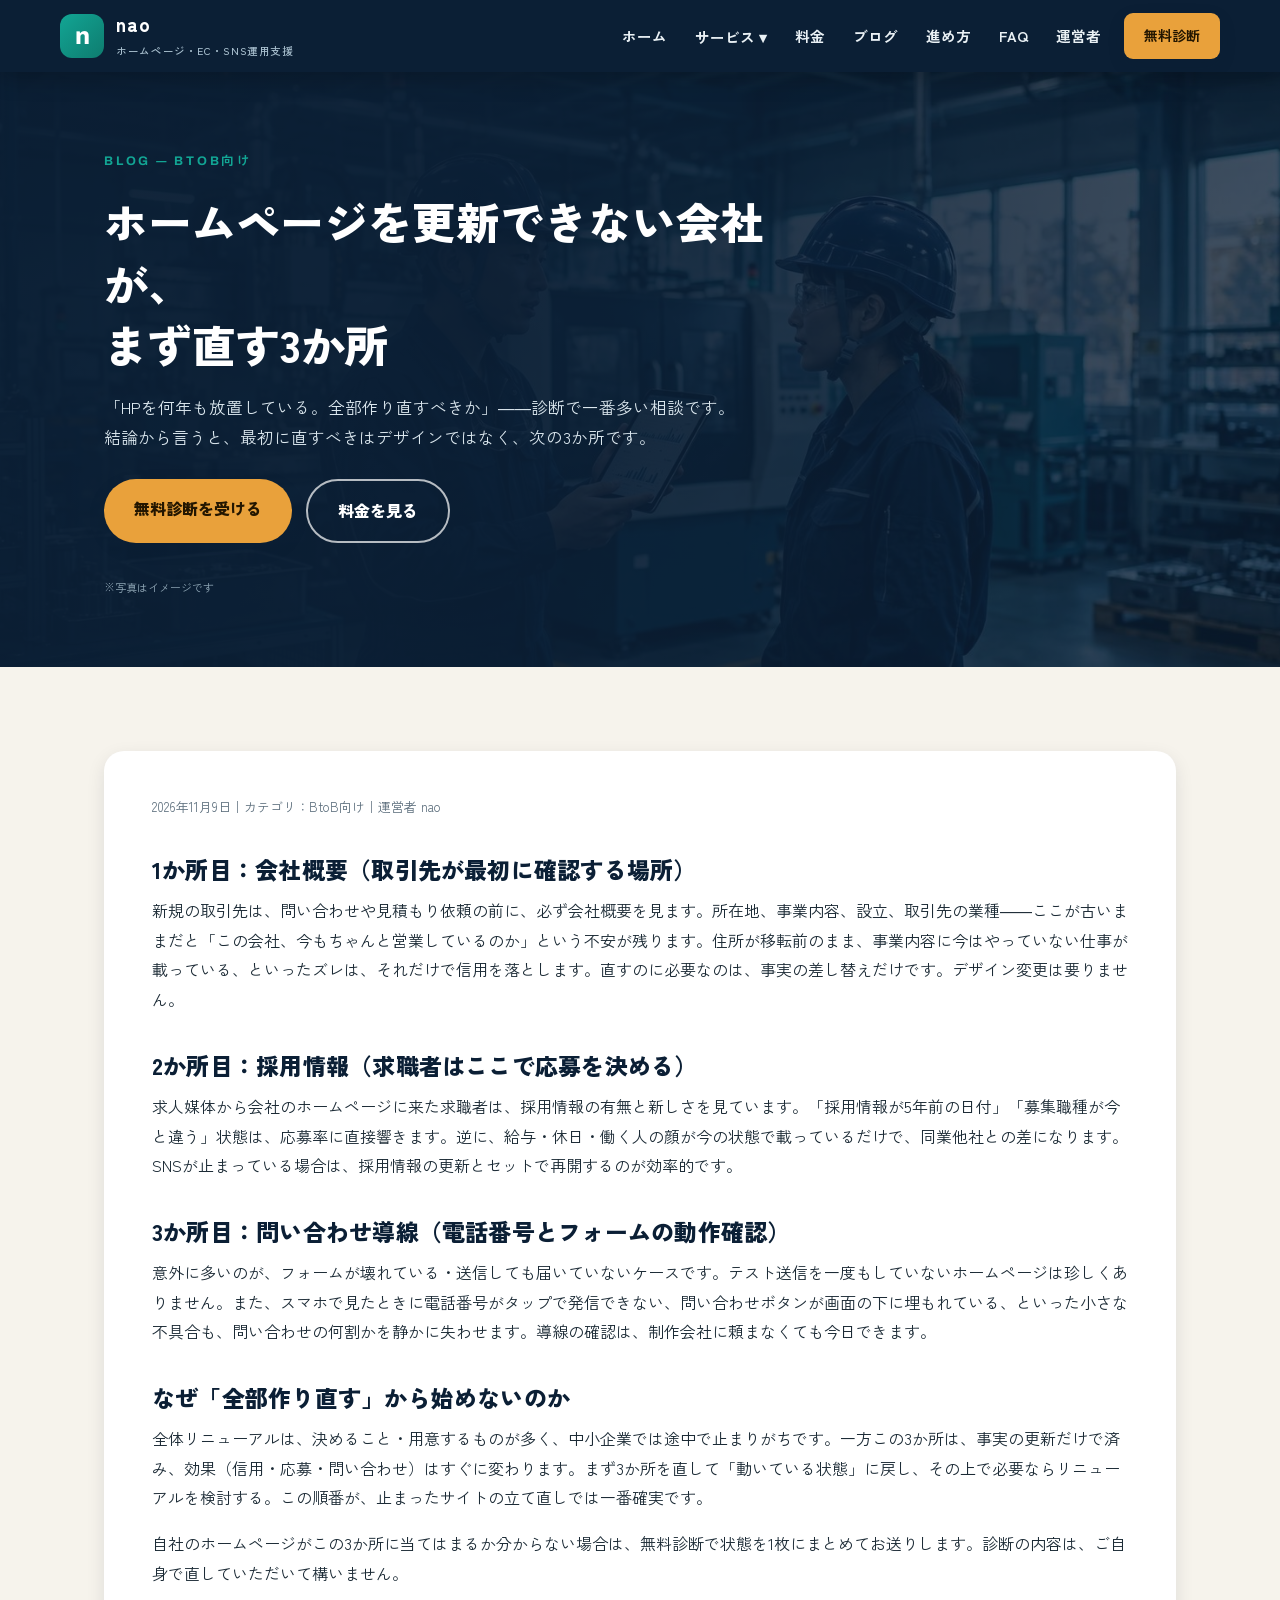
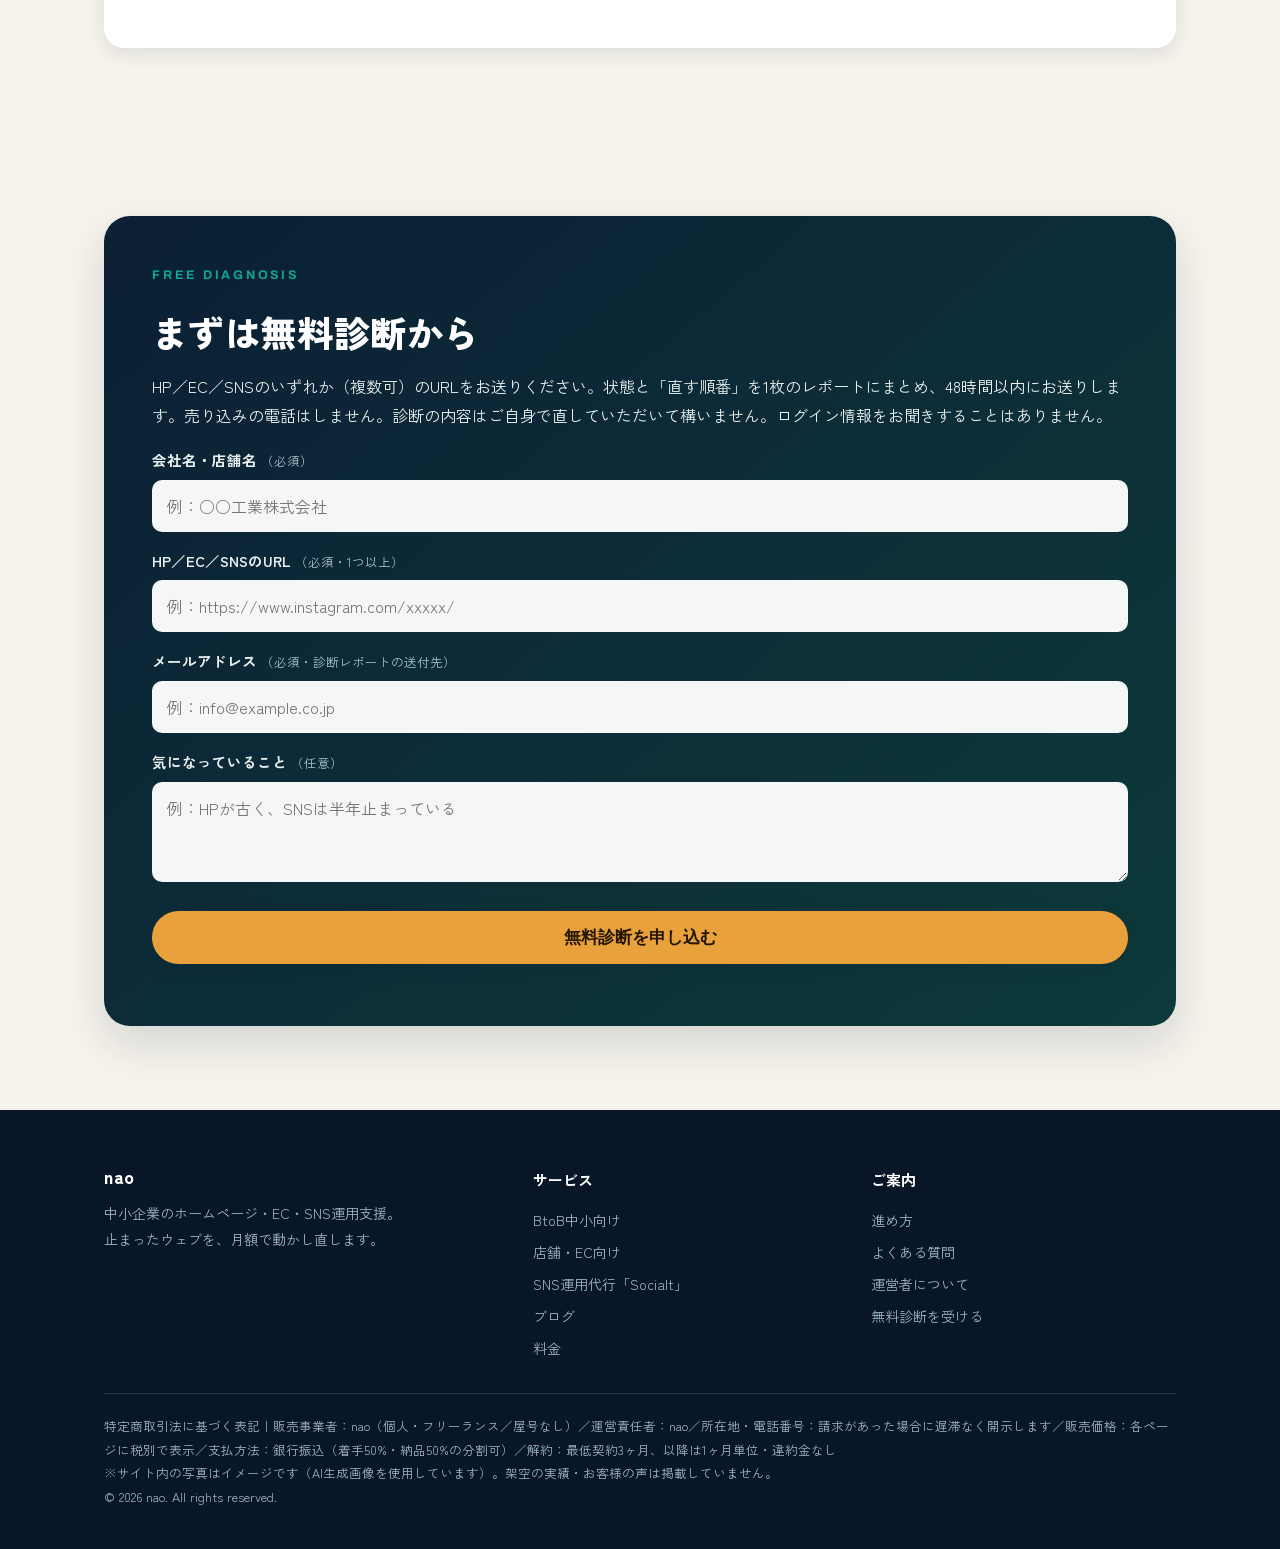
<file: blog/homepage-3points/index.html>
<!DOCTYPE html>
<html lang="ja">
<head>
<meta charset="UTF-8">
<meta name="viewport" content="width=device-width, initial-scale=1.0">
<title>ホームページを更新できない会社が、まず直す3か所｜ブログ｜nao</title>
<meta name="description" content="更新が止まったホームページで、費用対効果が一番高いのは全体リニューアルではなく「会社概要・採用情報・問い合わせ導線」の3か所です。理由と直し方を、診断の現場目線で解説します。">
<link rel="canonical" href="https://solederlego8-a11y.github.io/nao-web-support/blog/homepage-3points/">
<meta property="og:title" content="ホームページを更新できない会社が、まず直す3か所｜ブログ｜nao">
<meta property="og:description" content="更新が止まったホームページで、費用対効果が一番高いのは全体リニューアルではなく「会社概要・採用情報・問い合わせ導線」の3か所です。理由と直し方を、診断の現場目線で解説します。">
<meta property="og:type" content="website">
<meta property="og:url" content="https://solederlego8-a11y.github.io/nao-web-support/blog/homepage-3points/">
<meta name="twitter:card" content="summary_large_image">
<meta name="twitter:title" content="ホームページを更新できない会社が、まず直す3か所｜ブログ｜nao">
<meta name="twitter:description" content="更新が止まったホームページで、費用対効果が一番高いのは全体リニューアルではなく「会社概要・採用情報・問い合わせ導線」の3か所です。理由と直し方を、診断の現場目線で解説します。">
<link rel="preconnect" href="https://fonts.googleapis.com">
<link href="https://fonts.googleapis.com/css2?family=Archivo:wght@600;800&family=Zen+Kaku+Gothic+New:wght@400;500;700;900&display=swap" rel="stylesheet">
<link rel="stylesheet" href="../../assets/style.css">
<link rel="stylesheet" href="../../assets/img.css">
<!-- Google tag (gtag.js) -->
<script async src="https://www.googletagmanager.com/gtag/js?id=G-W02HK1VTYF"></script>
<script>
  window.dataLayer = window.dataLayer || [];
  function gtag(){dataLayer.push(arguments);}
  gtag('js', new Date());
  gtag('config', 'G-W02HK1VTYF');
</script>
</head>
<body>
<!-- BRAND: 屋号が決まったら .brand-name と title・運営者表記を差し替える -->
<header class="site">
  <div class="header-in">
    <a class="brand" href="../../index.html"><span class="brand-mark">n</span><span><span class="brand-name">nao</span><span class="brand-sub">ホームページ・EC・SNS運用支援</span></span></a>
    <button class="nav-toggle" aria-label="メニュー" aria-expanded="false">☰</button>
    <nav class="main" aria-label="グローバルナビ">
      <ul>
        <li><a href="../../index.html">ホーム</a></li>
        <li class="has-drop"><button type="button" aria-haspopup="true">サービス ▾</button>
          <div class="drop">
            <div class="drop-label">対象から選ぶ</div>
            <a href="../../b2b/"><b>BtoB中小向け</b><span>建設・製造・設備 ― HPと採用SNSの立て直し</span></a>
            <a href="../../shop-ec/"><b>店舗・EC向け</b><span>飲食・小売・美容・食品 ― 集客とネット販売</span></a>
            <div class="drop-label">サービスから選ぶ</div>
            <a href="../../sns/"><b>SNS運用代行「Socialt」</b><span>止まったSNSの再開と月8投稿からの運用</span></a>
            <a href="../../index.html#services"><b>ホームページ制作・更新</b><span>制作9.8万円〜／更新は月額で代行</span></a>
            <a href="../../shop-ec/#ec"><b>ECサイト制作</b><span>Shopify／BASE・商品登録20点まで込み</span></a>
            <a href="../../blog/"><b>ブログ・記事制作</b><span>SEO／AI検索に拾われる記事を月2本</span></a>
          </div>
        </li>
        <li><a href="../../index.html#pricing">料金</a></li>
        <li><a href="../../blog/">ブログ</a></li>
        <li><a href="../../index.html#flow">進め方</a></li>
        <li><a href="../../index.html#faq">FAQ</a></li>
        <li><a href="../../index.html#about">運営者</a></li>
        <li class="header-cta"><a class="btn sm gold" href="../../index.html#diagnosis">無料診断</a></li>
      </ul>
    </nav>
  </div>
</header>

<div class="page-hero"><div class="bg img-hero"></div><div class="wrap">
  <div class="eyebrow">Blog ― BtoB向け</div><h1>ホームページを更新できない会社が、<br>まず直す3か所</h1><p class="lead">「HPを何年も放置している。全部作り直すべきか」――診断で一番多い相談です。結論から言うと、最初に直すべきはデザインではなく、次の3か所です。</p>
  <div class="hero-cta" style="margin-top:26px"><a class="btn gold" href="../../index.html#diagnosis">無料診断を受ける</a><a class="btn ghost" href="../../index.html#pricing">料金を見る</a></div>
  <p class="img-note">※写真はイメージです</p>
</div></div>
<section><div class="wrap">
  <article class="post-body">
    <p class="meta">2026年11月9日｜カテゴリ：BtoB向け｜運営者 nao</p>
    <h2>1か所目：会社概要（取引先が最初に確認する場所）</h2>
    <p>新規の取引先は、問い合わせや見積もり依頼の前に、必ず会社概要を見ます。所在地、事業内容、設立、取引先の業種――ここが古いままだと「この会社、今もちゃんと営業しているのか」という不安が残ります。住所が移転前のまま、事業内容に今はやっていない仕事が載っている、といったズレは、それだけで信用を落とします。直すのに必要なのは、事実の差し替えだけです。デザイン変更は要りません。</p>
    <h2>2か所目：採用情報（求職者はここで応募を決める）</h2>
    <p>求人媒体から会社のホームページに来た求職者は、採用情報の有無と新しさを見ています。「採用情報が5年前の日付」「募集職種が今と違う」状態は、応募率に直接響きます。逆に、給与・休日・働く人の顔が今の状態で載っているだけで、同業他社との差になります。SNSが止まっている場合は、採用情報の更新とセットで再開するのが効率的です。</p>
    <h2>3か所目：問い合わせ導線（電話番号とフォームの動作確認）</h2>
    <p>意外に多いのが、フォームが壊れている・送信しても届いていないケースです。テスト送信を一度もしていないホームページは珍しくありません。また、スマホで見たときに電話番号がタップで発信できない、問い合わせボタンが画面の下に埋もれている、といった小さな不具合も、問い合わせの何割かを静かに失わせます。導線の確認は、制作会社に頼まなくても今日できます。</p>
    <h2>なぜ「全部作り直す」から始めないのか</h2>
    <p>全体リニューアルは、決めること・用意するものが多く、中小企業では途中で止まりがちです。一方この3か所は、事実の更新だけで済み、効果（信用・応募・問い合わせ）はすぐに変わります。まず3か所を直して「動いている状態」に戻し、その上で必要ならリニューアルを検討する。この順番が、止まったサイトの立て直しでは一番確実です。</p>
    <p>自社のホームページがこの3か所に当てはまるか分からない場合は、無料診断で状態を1枚にまとめてお送りします。診断の内容は、ご自身で直していただいて構いません。</p>
  </article>
</div></section>

<section id="diagnosis"><div class="wrap">
  <div class="diag reveal">
    <div class="eyebrow">Free Diagnosis</div>
    <h2>まずは無料診断から</h2>
    <p>HP／EC／SNSのいずれか（複数可）のURLをお送りください。状態と「直す順番」を1枚のレポートにまとめ、48時間以内にお送りします。売り込みの電話はしません。診断の内容はご自身で直していただいて構いません。ログイン情報をお聞きすることはありません。</p>
    <form id="diag-form">
      <label>会社名・店舗名 <span>（必須）</span></label>
      <input type="text" name="company" required placeholder="例：○○工業株式会社">
      <label>HP／EC／SNSのURL <span>（必須・1つ以上）</span></label>
      <input type="text" name="url" required placeholder="例：https://www.instagram.com/xxxxx/">
      <label>メールアドレス <span>（必須・診断レポートの送付先）</span></label>
      <input type="email" name="email" required placeholder="例：info@example.co.jp">
      <label>気になっていること <span>（任意）</span></label>
      <textarea name="concern" rows="3" placeholder="例：HPが古く、SNSは半年止まっている"></textarea>
      <button class="btn gold" type="submit" style="width:100%;margin-top:20px;font-size:17px">無料診断を申し込む</button>
      <p id="form-status"></p>
    </form>
  </div>
</div></section>

<footer>
  <div class="wrap">
    <div class="cols">
      <div>
        <span class="brand-name" style="font-size:18px;font-weight:900">nao</span>
        <p style="margin-top:10px">中小企業のホームページ・EC・SNS運用支援。<br>止まったウェブを、月額で動かし直します。</p>
      </div>
      <div>
        <h4>サービス</h4>
        <a href="../../b2b/">BtoB中小向け</a>
        <a href="../../shop-ec/">店舗・EC向け</a>
        <a href="../../sns/">SNS運用代行「Socialt」</a>
        <a href="../../blog/">ブログ</a>
        <a href="../../index.html#pricing">料金</a>
      </div>
      <div>
        <h4>ご案内</h4>
        <a href="../../index.html#flow">進め方</a>
        <a href="../../index.html#faq">よくある質問</a>
        <a href="../../index.html#about">運営者について</a>
        <a href="../../index.html#diagnosis">無料診断を受ける</a>
      </div>
    </div>
    <div class="tokusho">
      特定商取引法に基づく表記｜販売事業者：nao（個人・フリーランス／屋号なし）／運営責任者：nao／所在地・電話番号：請求があった場合に遅滞なく開示します／販売価格：各ページに税別で表示／支払方法：銀行振込（着手50%・納品50%の分割可）／解約：最低契約3ヶ月、以降は1ヶ月単位・違約金なし<br>
      ※サイト内の写真はイメージです（AI生成画像を使用しています）。架空の実績・お客様の声は掲載していません。<br>
      © 2026 nao. All rights reserved.
    </div>
  </div>
</footer>
<script src="../../assets/main.js"></script>
</body>
</html>
</file>
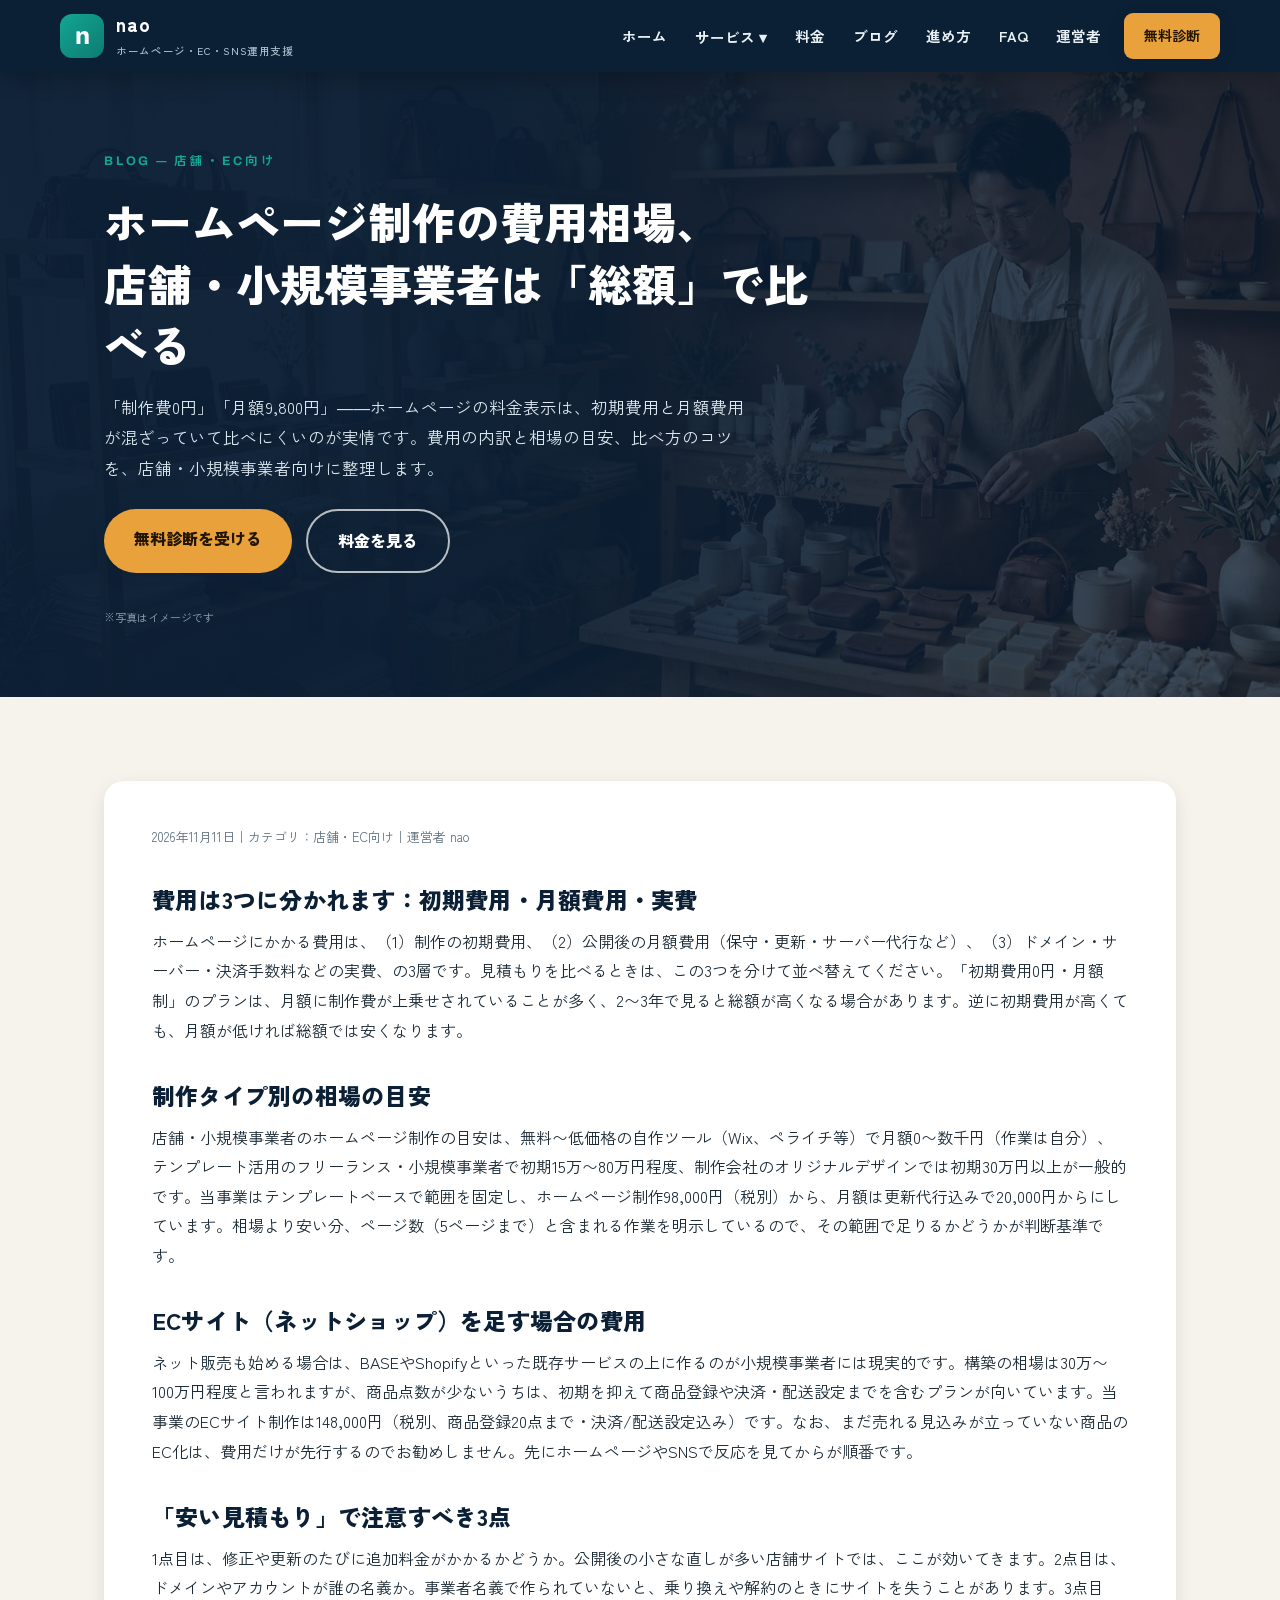
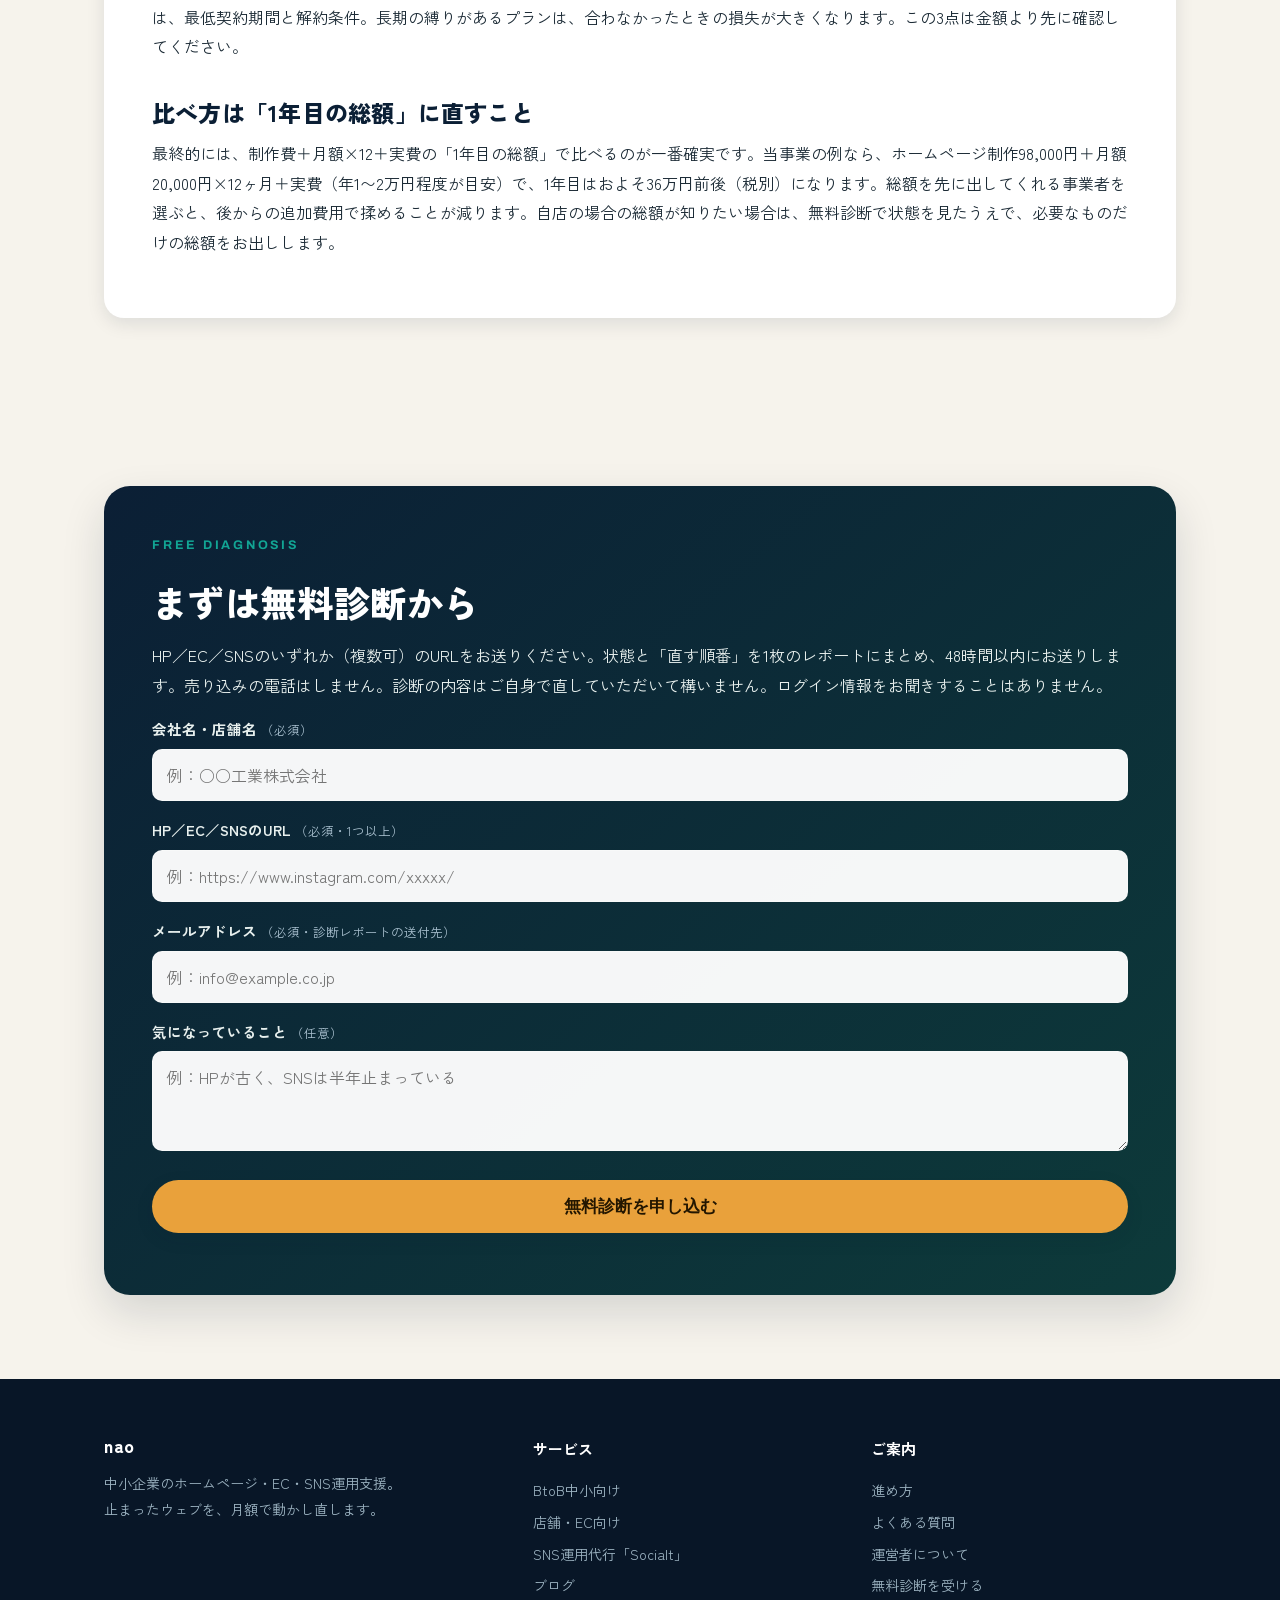
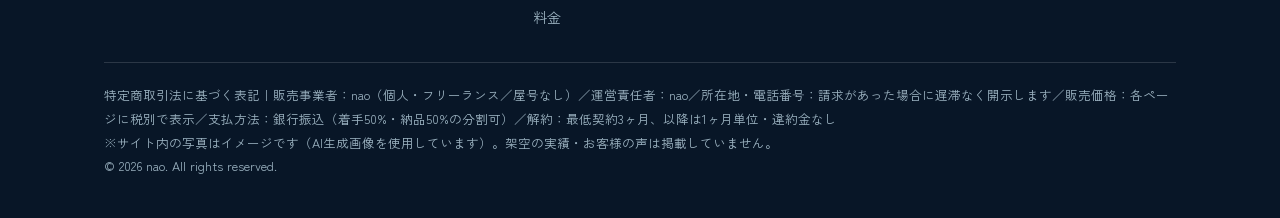
<file: blog/homepage-hiyou-souba/index.html>
<!DOCTYPE html>
<html lang="ja">
<head>
<meta charset="UTF-8">
<meta name="viewport" content="width=device-width, initial-scale=1.0">
<title>ホームページ制作の費用相場｜店舗・小規模事業者が総額で比べる方法｜ブログ｜nao</title>
<meta name="description" content="ホームページ制作の費用相場を、店舗・小規模事業者向けに整理しました。初期費用と月額費用の内訳、制作タイプ別の目安、ECサイトを足す場合の費用、安い見積もりで注意すべき点を解説します。">
<link rel="canonical" href="https://solederlego8-a11y.github.io/nao-web-support/blog/homepage-hiyou-souba/">
<meta property="og:title" content="ホームページ制作の費用相場｜店舗・小規模事業者が総額で比べる方法｜ブログ｜nao">
<meta property="og:description" content="ホームページ制作の費用相場を、店舗・小規模事業者向けに整理しました。初期費用と月額費用の内訳、制作タイプ別の目安、ECサイトを足す場合の費用、安い見積もりで注意すべき点を解説します。">
<meta property="og:type" content="website">
<meta property="og:url" content="https://solederlego8-a11y.github.io/nao-web-support/blog/homepage-hiyou-souba/">
<meta name="twitter:card" content="summary_large_image">
<meta name="twitter:title" content="ホームページ制作の費用相場｜店舗・小規模事業者が総額で比べる方法｜ブログ｜nao">
<meta name="twitter:description" content="ホームページ制作の費用相場を、店舗・小規模事業者向けに整理しました。初期費用と月額費用の内訳、制作タイプ別の目安、ECサイトを足す場合の費用、安い見積もりで注意すべき点を解説します。">
<link rel="preconnect" href="https://fonts.googleapis.com">
<link href="https://fonts.googleapis.com/css2?family=Archivo:wght@600;800&family=Zen+Kaku+Gothic+New:wght@400;500;700;900&display=swap" rel="stylesheet">
<link rel="stylesheet" href="../../assets/style.css">
<link rel="stylesheet" href="../../assets/img.css">
<!-- Google tag (gtag.js) -->
<script async src="https://www.googletagmanager.com/gtag/js?id=G-W02HK1VTYF"></script>
<script>
  window.dataLayer = window.dataLayer || [];
  function gtag(){dataLayer.push(arguments);}
  gtag('js', new Date());
  gtag('config', 'G-W02HK1VTYF');
</script>
</head>
<body>
<!-- BRAND: 屋号が決まったら .brand-name と title・運営者表記を差し替える -->
<header class="site">
  <div class="header-in">
    <a class="brand" href="../../index.html"><span class="brand-mark">n</span><span><span class="brand-name">nao</span><span class="brand-sub">ホームページ・EC・SNS運用支援</span></span></a>
    <button class="nav-toggle" aria-label="メニュー" aria-expanded="false">☰</button>
    <nav class="main" aria-label="グローバルナビ">
      <ul>
        <li><a href="../../index.html">ホーム</a></li>
        <li class="has-drop"><button type="button" aria-haspopup="true">サービス ▾</button>
          <div class="drop">
            <div class="drop-label">対象から選ぶ</div>
            <a href="../../b2b/"><b>BtoB中小向け</b><span>建設・製造・設備 ― HPと採用SNSの立て直し</span></a>
            <a href="../../shop-ec/"><b>店舗・EC向け</b><span>飲食・小売・美容・食品 ― 集客とネット販売</span></a>
            <div class="drop-label">サービスから選ぶ</div>
            <a href="../../sns/"><b>SNS運用代行「Socialt」</b><span>止まったSNSの再開と月8投稿からの運用</span></a>
            <a href="../../index.html#services"><b>ホームページ制作・更新</b><span>制作9.8万円〜／更新は月額で代行</span></a>
            <a href="../../shop-ec/#ec"><b>ECサイト制作</b><span>Shopify／BASE・商品登録20点まで込み</span></a>
            <a href="../../blog/"><b>ブログ・記事制作</b><span>SEO／AI検索に拾われる記事を月2本</span></a>
          </div>
        </li>
        <li><a href="../../index.html#pricing">料金</a></li>
        <li><a href="../../blog/">ブログ</a></li>
        <li><a href="../../index.html#flow">進め方</a></li>
        <li><a href="../../index.html#faq">FAQ</a></li>
        <li><a href="../../index.html#about">運営者</a></li>
        <li class="header-cta"><a class="btn sm gold" href="../../index.html#diagnosis">無料診断</a></li>
      </ul>
    </nav>
  </div>
</header>

<div class="page-hero"><div class="bg img-shop"></div><div class="wrap">
  <div class="eyebrow">Blog ― 店舗・EC向け</div><h1>ホームページ制作の費用相場、<br>店舗・小規模事業者は「総額」で比べる</h1><p class="lead">「制作費0円」「月額9,800円」――ホームページの料金表示は、初期費用と月額費用が混ざっていて比べにくいのが実情です。費用の内訳と相場の目安、比べ方のコツを、店舗・小規模事業者向けに整理します。</p>
  <div class="hero-cta" style="margin-top:26px"><a class="btn gold" href="../../index.html#diagnosis">無料診断を受ける</a><a class="btn ghost" href="../../index.html#pricing">料金を見る</a></div>
  <p class="img-note">※写真はイメージです</p>
</div></div>
<section><div class="wrap">
  <article class="post-body">
    <p class="meta">2026年11月11日｜カテゴリ：店舗・EC向け｜運営者 nao</p>
    <h2>費用は3つに分かれます：初期費用・月額費用・実費</h2>
    <p>ホームページにかかる費用は、（1）制作の初期費用、（2）公開後の月額費用（保守・更新・サーバー代行など）、（3）ドメイン・サーバー・決済手数料などの実費、の3層です。見積もりを比べるときは、この3つを分けて並べ替えてください。「初期費用0円・月額制」のプランは、月額に制作費が上乗せされていることが多く、2〜3年で見ると総額が高くなる場合があります。逆に初期費用が高くても、月額が低ければ総額では安くなります。</p>
    <h2>制作タイプ別の相場の目安</h2>
    <p>店舗・小規模事業者のホームページ制作の目安は、無料〜低価格の自作ツール（Wix、ペライチ等）で月額0〜数千円（作業は自分）、テンプレート活用のフリーランス・小規模事業者で初期15万〜80万円程度、制作会社のオリジナルデザインでは初期30万円以上が一般的です。当事業はテンプレートベースで範囲を固定し、ホームページ制作98,000円（税別）から、月額は更新代行込みで20,000円からにしています。相場より安い分、ページ数（5ページまで）と含まれる作業を明示しているので、その範囲で足りるかどうかが判断基準です。</p>
    <h2>ECサイト（ネットショップ）を足す場合の費用</h2>
    <p>ネット販売も始める場合は、BASEやShopifyといった既存サービスの上に作るのが小規模事業者には現実的です。構築の相場は30万〜100万円程度と言われますが、商品点数が少ないうちは、初期を抑えて商品登録や決済・配送設定までを含むプランが向いています。当事業のECサイト制作は148,000円（税別、商品登録20点まで・決済/配送設定込み）です。なお、まだ売れる見込みが立っていない商品のEC化は、費用だけが先行するのでお勧めしません。先にホームページやSNSで反応を見てからが順番です。</p>
    <h2>「安い見積もり」で注意すべき3点</h2>
    <p>1点目は、修正や更新のたびに追加料金がかかるかどうか。公開後の小さな直しが多い店舗サイトでは、ここが効いてきます。2点目は、ドメインやアカウントが誰の名義か。事業者名義で作られていないと、乗り換えや解約のときにサイトを失うことがあります。3点目は、最低契約期間と解約条件。長期の縛りがあるプランは、合わなかったときの損失が大きくなります。この3点は金額より先に確認してください。</p>
    <h2>比べ方は「1年目の総額」に直すこと</h2>
    <p>最終的には、制作費＋月額×12＋実費の「1年目の総額」で比べるのが一番確実です。当事業の例なら、ホームページ制作98,000円＋月額20,000円×12ヶ月＋実費（年1〜2万円程度が目安）で、1年目はおよそ36万円前後（税別）になります。総額を先に出してくれる事業者を選ぶと、後からの追加費用で揉めることが減ります。自店の場合の総額が知りたい場合は、無料診断で状態を見たうえで、必要なものだけの総額をお出しします。</p>
  </article>
</div></section>

<section id="diagnosis"><div class="wrap">
  <div class="diag reveal">
    <div class="eyebrow">Free Diagnosis</div>
    <h2>まずは無料診断から</h2>
    <p>HP／EC／SNSのいずれか（複数可）のURLをお送りください。状態と「直す順番」を1枚のレポートにまとめ、48時間以内にお送りします。売り込みの電話はしません。診断の内容はご自身で直していただいて構いません。ログイン情報をお聞きすることはありません。</p>
    <form id="diag-form">
      <label>会社名・店舗名 <span>（必須）</span></label>
      <input type="text" name="company" required placeholder="例：○○工業株式会社">
      <label>HP／EC／SNSのURL <span>（必須・1つ以上）</span></label>
      <input type="text" name="url" required placeholder="例：https://www.instagram.com/xxxxx/">
      <label>メールアドレス <span>（必須・診断レポートの送付先）</span></label>
      <input type="email" name="email" required placeholder="例：info@example.co.jp">
      <label>気になっていること <span>（任意）</span></label>
      <textarea name="concern" rows="3" placeholder="例：HPが古く、SNSは半年止まっている"></textarea>
      <button class="btn gold" type="submit" style="width:100%;margin-top:20px;font-size:17px">無料診断を申し込む</button>
      <p id="form-status"></p>
    </form>
  </div>
</div></section>

<footer>
  <div class="wrap">
    <div class="cols">
      <div>
        <span class="brand-name" style="font-size:18px;font-weight:900">nao</span>
        <p style="margin-top:10px">中小企業のホームページ・EC・SNS運用支援。<br>止まったウェブを、月額で動かし直します。</p>
      </div>
      <div>
        <h4>サービス</h4>
        <a href="../../b2b/">BtoB中小向け</a>
        <a href="../../shop-ec/">店舗・EC向け</a>
        <a href="../../sns/">SNS運用代行「Socialt」</a>
        <a href="../../blog/">ブログ</a>
        <a href="../../index.html#pricing">料金</a>
      </div>
      <div>
        <h4>ご案内</h4>
        <a href="../../index.html#flow">進め方</a>
        <a href="../../index.html#faq">よくある質問</a>
        <a href="../../index.html#about">運営者について</a>
        <a href="../../index.html#diagnosis">無料診断を受ける</a>
      </div>
    </div>
    <div class="tokusho">
      特定商取引法に基づく表記｜販売事業者：nao（個人・フリーランス／屋号なし）／運営責任者：nao／所在地・電話番号：請求があった場合に遅滞なく開示します／販売価格：各ページに税別で表示／支払方法：銀行振込（着手50%・納品50%の分割可）／解約：最低契約3ヶ月、以降は1ヶ月単位・違約金なし<br>
      ※サイト内の写真はイメージです（AI生成画像を使用しています）。架空の実績・お客様の声は掲載していません。<br>
      © 2026 nao. All rights reserved.
    </div>
  </div>
</footer>
<script src="../../assets/main.js"></script>
</body>
</html>
</file>
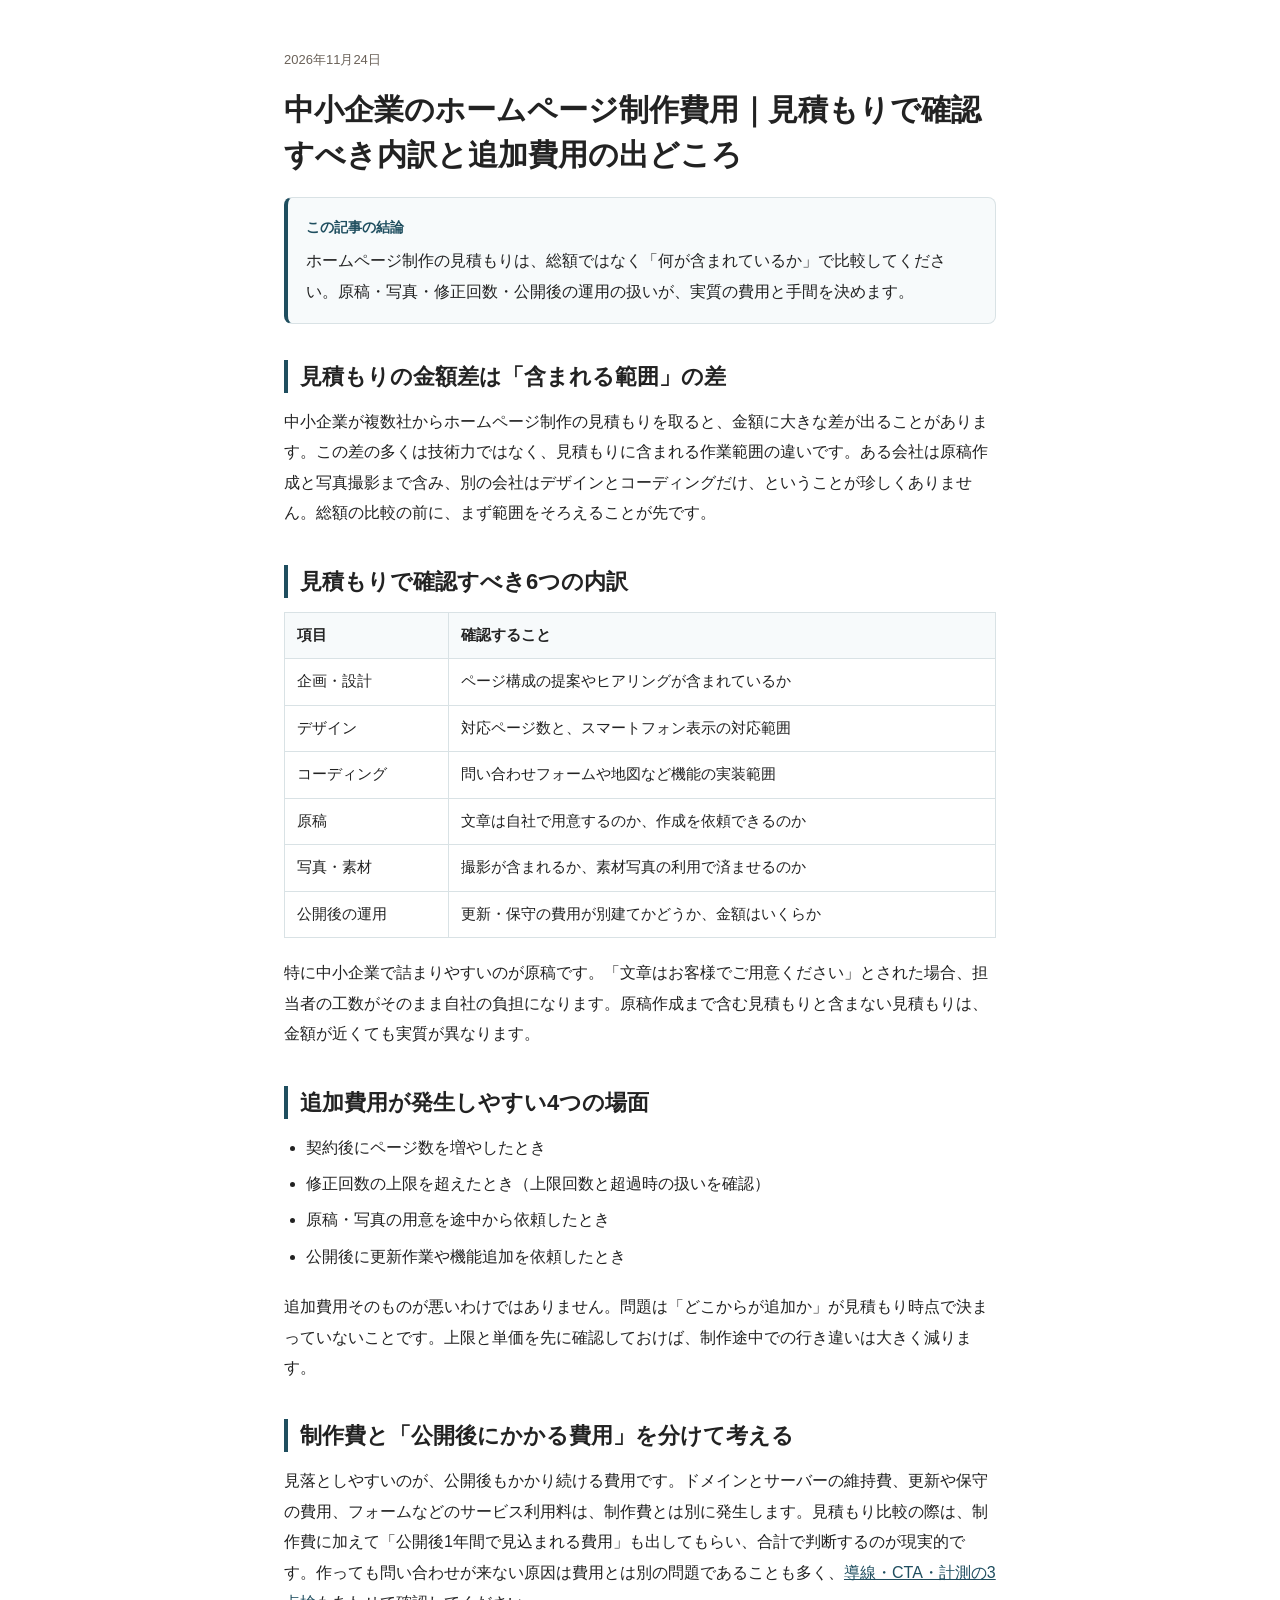
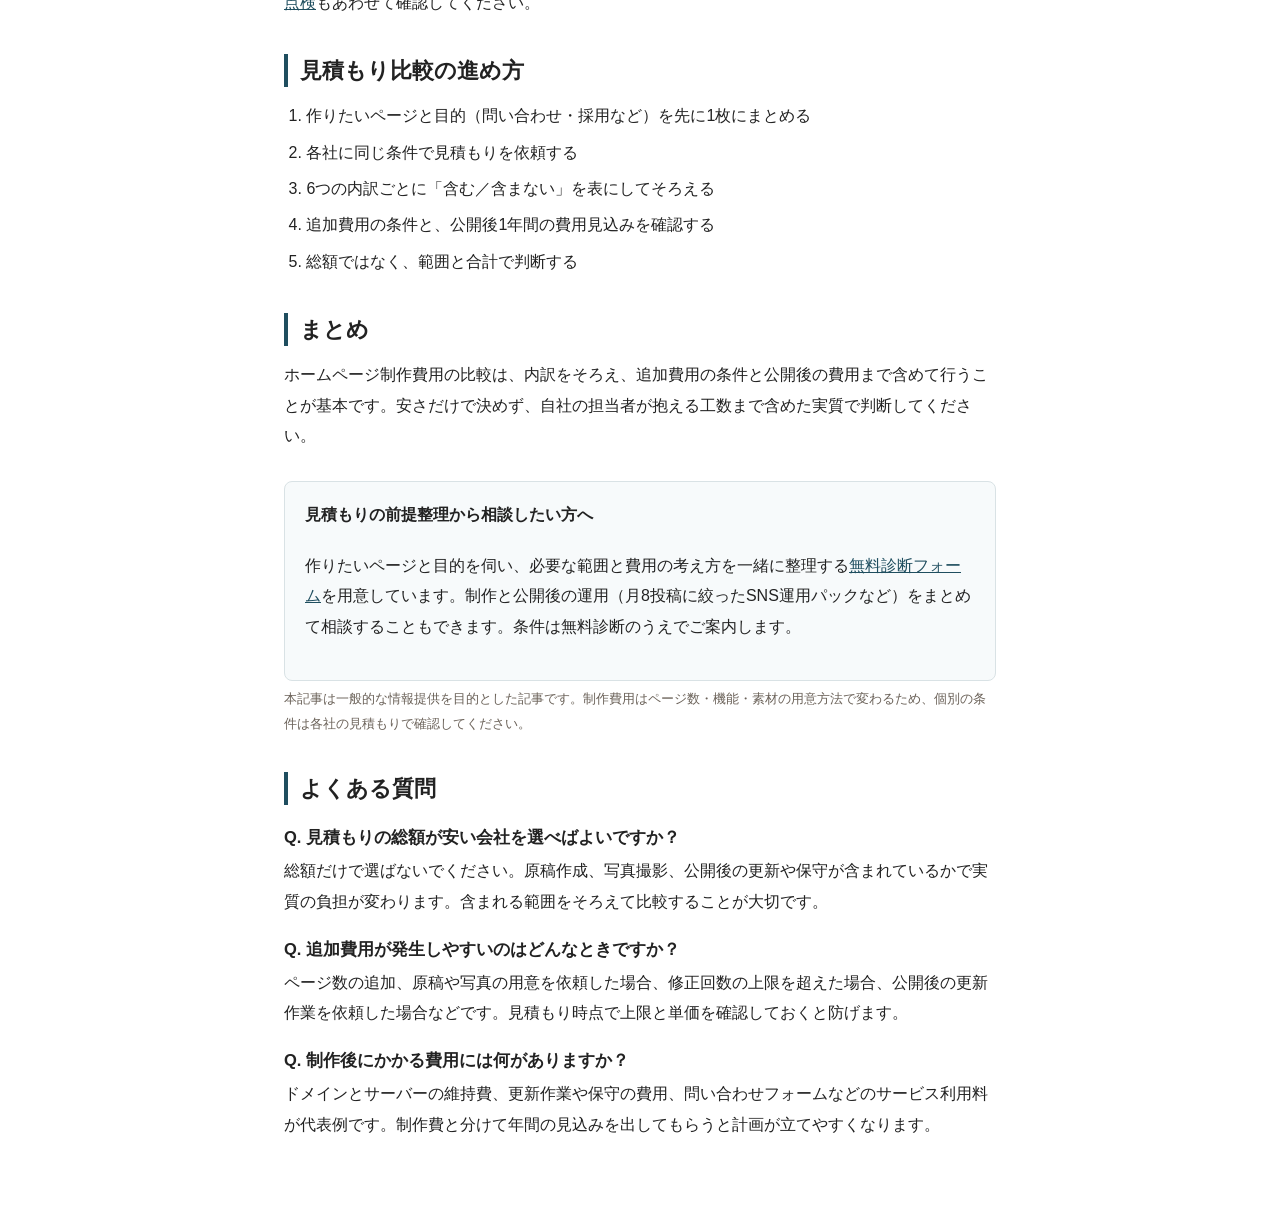
<file: blog/homepage-mitsumori-naiyo-kakunin/index.html>
<!DOCTYPE html>
<html lang="ja">
<head>
<meta charset="UTF-8">
<meta name="viewport" content="width=device-width, initial-scale=1.0">
<title>中小企業のホームページ制作費用｜見積もりで確認すべき内訳と追加費用の出どころ | WEB・SNS集客サポート</title>
<meta name="description" content="中小企業がホームページ制作の見積もりを比較するときに確認すべき内訳（企画・デザイン・コーディング・原稿・写真・運用）と、追加費用が発生しやすい項目を整理します。">
<link rel="canonical" href="https://solederlego8-a11y.github.io/nao-web-support/blog/homepage-mitsumori-naiyo-kakunin/">
<meta property="og:type" content="article">
<meta property="og:title" content="中小企業のホームページ制作費用｜見積もりで確認すべき内訳と追加費用の出どころ | WEB・SNS集客サポート">
<meta property="og:description" content="中小企業がホームページ制作の見積もりを比較するときに確認すべき内訳（企画・デザイン・コーディング・原稿・写真・運用）と、追加費用が発生しやすい項目を整理します。">
<meta property="og:url" content="https://solederlego8-a11y.github.io/nao-web-support/blog/homepage-mitsumori-naiyo-kakunin/">
<meta property="og:image" content="https://solederlego8-a11y.github.io/nao-web-support/assets/og-default.png">
<meta name="twitter:card" content="summary_large_image">
<style>
  :root{--accent:#1f4e5f;--text:#222;--bg:#fff;--bg-light:#f7fafb;--border:#d9e2e5;--muted:#6b6259}
  *{box-sizing:border-box;margin:0;padding:0}
  body{font-family:"Hiragino Kaku Gothic ProN","Hiragino Sans","Yu Gothic","Noto Sans JP",sans-serif;color:var(--text);background:var(--bg);line-height:1.9;font-size:16px}
  h1,h2,h3{line-height:1.5;font-weight:600} a{color:var(--accent)} main{max-width:760px;margin:0 auto;padding:48px 24px 64px}
  article h1{font-size:30px;margin-bottom:20px} article p{margin-bottom:20px}
  article h2{font-size:22px;margin:36px 0 14px;padding-left:12px;border-left:4px solid var(--accent)}
  article h3{font-size:18px;margin:24px 0 8px;color:var(--accent)}
  article ul,article ol{margin:0 0 20px 1.4em} article li{margin-bottom:6px}
  .summary{background:var(--bg-light);border:1px solid var(--border);border-left:4px solid var(--accent);border-radius:8px;padding:16px 18px;margin-bottom:26px}
  .summary .s-title{font-weight:700;color:var(--accent);font-size:14px;margin-bottom:6px}
  .summary p{margin-bottom:0}
  .note{background:var(--bg-light);border:1px solid var(--border);border-radius:8px;padding:16px 18px;font-size:14px;margin-bottom:20px}
  article table{width:100%;border-collapse:collapse;margin:0 0 20px;font-size:14.5px}
  article th,article td{border:1px solid var(--border);padding:9px 12px;text-align:left;vertical-align:top}
  article th{background:var(--bg-light)}
  .faq h3{font-size:16.5px;color:var(--text);margin:20px 0 6px}
  .cta{background:var(--bg-light);border:1px solid var(--border);border-radius:8px;padding:18px 20px;margin:30px 0 6px}
  .post-meta{font-size:13px;color:var(--muted);margin-bottom:14px}
  .disc{font-size:13px;color:var(--muted)}
</style>
<script type="application/ld+json">
{
  "@context": "https://schema.org",
  "@graph": [
    {
      "@type": "Article",
      "headline": "中小企業のホームページ制作費用｜見積もりで確認すべき内訳と追加費用の出どころ | WEB・SNS集客サポート",
      "description": "中小企業がホームページ制作の見積もりを比較するときに確認すべき内訳（企画・デザイン・コーディング・原稿・写真・運用）と、追加費用が発生しやすい項目を整理します。",
      "datePublished": "2026-11-24",
      "dateModified": "2026-11-24",
      "author": { "@type": "Organization", "name": "WEB・SNS集客サポート 編集部" },
      "publisher": { "@type": "Organization", "name": "WEB・SNS集客サポート" },
      "mainEntityOfPage": "https://solederlego8-a11y.github.io/nao-web-support/blog/homepage-mitsumori-naiyo-kakunin/"
    },
    {
      "@type": "FAQPage",
      "mainEntity": [
        {
          "@type": "Question",
          "name": "見積もりの総額が安い会社を選べばよいですか？",
          "acceptedAnswer": { "@type": "Answer", "text": "総額だけで選ばないでください。原稿作成、写真撮影、公開後の更新や保守が含まれているかで実質の負担が変わります。含まれる範囲をそろえて比較することが大切です。" }
        },
        {
          "@type": "Question",
          "name": "追加費用が発生しやすいのはどんなときですか？",
          "acceptedAnswer": { "@type": "Answer", "text": "ページ数の追加、原稿や写真の用意を依頼した場合、修正回数の上限を超えた場合、公開後の更新作業を依頼した場合などです。見積もり時点で上限と単価を確認しておくと防げます。" }
        },
        {
          "@type": "Question",
          "name": "制作後にかかる費用には何がありますか？",
          "acceptedAnswer": { "@type": "Answer", "text": "ドメインとサーバーの維持費、更新作業や保守の費用、問い合わせフォームなどのサービス利用料が代表例です。制作費と分けて年間の見込みを出してもらうと計画が立てやすくなります。" }
        }
      ]
    },
    {
      "@type": "BreadcrumbList",
      "itemListElement": [
        { "@type": "ListItem", "position": 1, "name": "ホーム", "item": "https://solederlego8-a11y.github.io/nao-web-support/" },
        { "@type": "ListItem", "position": 2, "name": "ブログ", "item": "https://solederlego8-a11y.github.io/nao-web-support/blog/" },
        { "@type": "ListItem", "position": 3, "name": "中小企業のホームページ制作費用｜見積もりで確認すべき内訳と追加費用の出どころ | WEB・SNS集客サポート", "item": "https://solederlego8-a11y.github.io/nao-web-support/blog/homepage-mitsumori-naiyo-kakunin/" }
      ]
    }
  ]
}
</script>
<!-- Google tag (gtag.js) -->
<script async src="https://www.googletagmanager.com/gtag/js?id=G-W02HK1VTYF"></script>
<script>
  window.dataLayer = window.dataLayer || [];
  function gtag(){dataLayer.push(arguments);}
  gtag('js', new Date());
  gtag('config', 'G-W02HK1VTYF');
</script>
</head>
<body>
<main>
<article>
<p class="post-meta"><time datetime="2026-11-24">2026年11月24日</time></p>
<h1>中小企業のホームページ制作費用｜見積もりで確認すべき内訳と追加費用の出どころ</h1>
<div class="summary"><div class="s-title">この記事の結論</div>
<p>ホームページ制作の見積もりは、総額ではなく「何が含まれているか」で比較してください。原稿・写真・修正回数・公開後の運用の扱いが、実質の費用と手間を決めます。</p></div>
<!-- 要確認: 当サービスの制作価格（LP／HP／EC）は提案値の段階のため、本稿では自社価格を断定していない。公開時は販売ページの確定価格と一致させること。相場の具体的金額は出典なしに断定しない方針で本稿は金額を出していない -->
<h2>見積もりの金額差は「含まれる範囲」の差</h2>
<p>中小企業が複数社からホームページ制作の見積もりを取ると、金額に大きな差が出ることがあります。この差の多くは技術力ではなく、見積もりに含まれる作業範囲の違いです。ある会社は原稿作成と写真撮影まで含み、別の会社はデザインとコーディングだけ、ということが珍しくありません。総額の比較の前に、まず範囲をそろえることが先です。</p>
<h2>見積もりで確認すべき6つの内訳</h2>
<table><tr><th>項目</th><th>確認すること</th></tr>
<tr><td>企画・設計</td><td>ページ構成の提案やヒアリングが含まれているか</td></tr>
<tr><td>デザイン</td><td>対応ページ数と、スマートフォン表示の対応範囲</td></tr>
<tr><td>コーディング</td><td>問い合わせフォームや地図など機能の実装範囲</td></tr>
<tr><td>原稿</td><td>文章は自社で用意するのか、作成を依頼できるのか</td></tr>
<tr><td>写真・素材</td><td>撮影が含まれるか、素材写真の利用で済ませるのか</td></tr>
<tr><td>公開後の運用</td><td>更新・保守の費用が別建てかどうか、金額はいくらか</td></tr></table>
<p>特に中小企業で詰まりやすいのが原稿です。「文章はお客様でご用意ください」とされた場合、担当者の工数がそのまま自社の負担になります。原稿作成まで含む見積もりと含まない見積もりは、金額が近くても実質が異なります。</p>
<h2>追加費用が発生しやすい4つの場面</h2>
<ul>
<li>契約後にページ数を増やしたとき</li>
<li>修正回数の上限を超えたとき（上限回数と超過時の扱いを確認）</li>
<li>原稿・写真の用意を途中から依頼したとき</li>
<li>公開後に更新作業や機能追加を依頼したとき</li>
</ul>
<p>追加費用そのものが悪いわけではありません。問題は「どこからが追加か」が見積もり時点で決まっていないことです。上限と単価を先に確認しておけば、制作途中での行き違いは大きく減ります。</p>
<h2>制作費と「公開後にかかる費用」を分けて考える</h2>
<p>見落としやすいのが、公開後もかかり続ける費用です。ドメインとサーバーの維持費、更新や保守の費用、フォームなどのサービス利用料は、制作費とは別に発生します。見積もり比較の際は、制作費に加えて「公開後1年間で見込まれる費用」も出してもらい、合計で判断するのが現実的です。作っても問い合わせが来ない原因は費用とは別の問題であることも多く、<a href="../homepage-toiawase-konai-genin/">導線・CTA・計測の3点検</a>もあわせて確認してください。</p>
<h2>見積もり比較の進め方</h2>
<ol>
<li>作りたいページと目的（問い合わせ・採用など）を先に1枚にまとめる</li>
<li>各社に同じ条件で見積もりを依頼する</li>
<li>6つの内訳ごとに「含む／含まない」を表にしてそろえる</li>
<li>追加費用の条件と、公開後1年間の費用見込みを確認する</li>
<li>総額ではなく、範囲と合計で判断する</li>
</ol>
<h2>まとめ</h2>
<p>ホームページ制作費用の比較は、内訳をそろえ、追加費用の条件と公開後の費用まで含めて行うことが基本です。安さだけで決めず、自社の担当者が抱える工数まで含めた実質で判断してください。</p>
<div class="cta"><p><strong>見積もりの前提整理から相談したい方へ</strong></p>
<p>作りたいページと目的を伺い、必要な範囲と費用の考え方を一緒に整理する<a href="../../index.html">無料診断フォーム</a>を用意しています。制作と公開後の運用（月8投稿に絞ったSNS運用パックなど）をまとめて相談することもできます。条件は無料診断のうえでご案内します。</p></div>
<p class="disc">本記事は一般的な情報提供を目的とした記事です。制作費用はページ数・機能・素材の用意方法で変わるため、個別の条件は各社の見積もりで確認してください。</p>
<h2>よくある質問</h2>
<div class="faq">
<h3>Q. 見積もりの総額が安い会社を選べばよいですか？</h3>
<p>総額だけで選ばないでください。原稿作成、写真撮影、公開後の更新や保守が含まれているかで実質の負担が変わります。含まれる範囲をそろえて比較することが大切です。</p>
<h3>Q. 追加費用が発生しやすいのはどんなときですか？</h3>
<p>ページ数の追加、原稿や写真の用意を依頼した場合、修正回数の上限を超えた場合、公開後の更新作業を依頼した場合などです。見積もり時点で上限と単価を確認しておくと防げます。</p>
<h3>Q. 制作後にかかる費用には何がありますか？</h3>
<p>ドメインとサーバーの維持費、更新作業や保守の費用、問い合わせフォームなどのサービス利用料が代表例です。制作費と分けて年間の見込みを出してもらうと計画が立てやすくなります。</p>
</div>
</article>
</main>
</body>
</html>
</file>
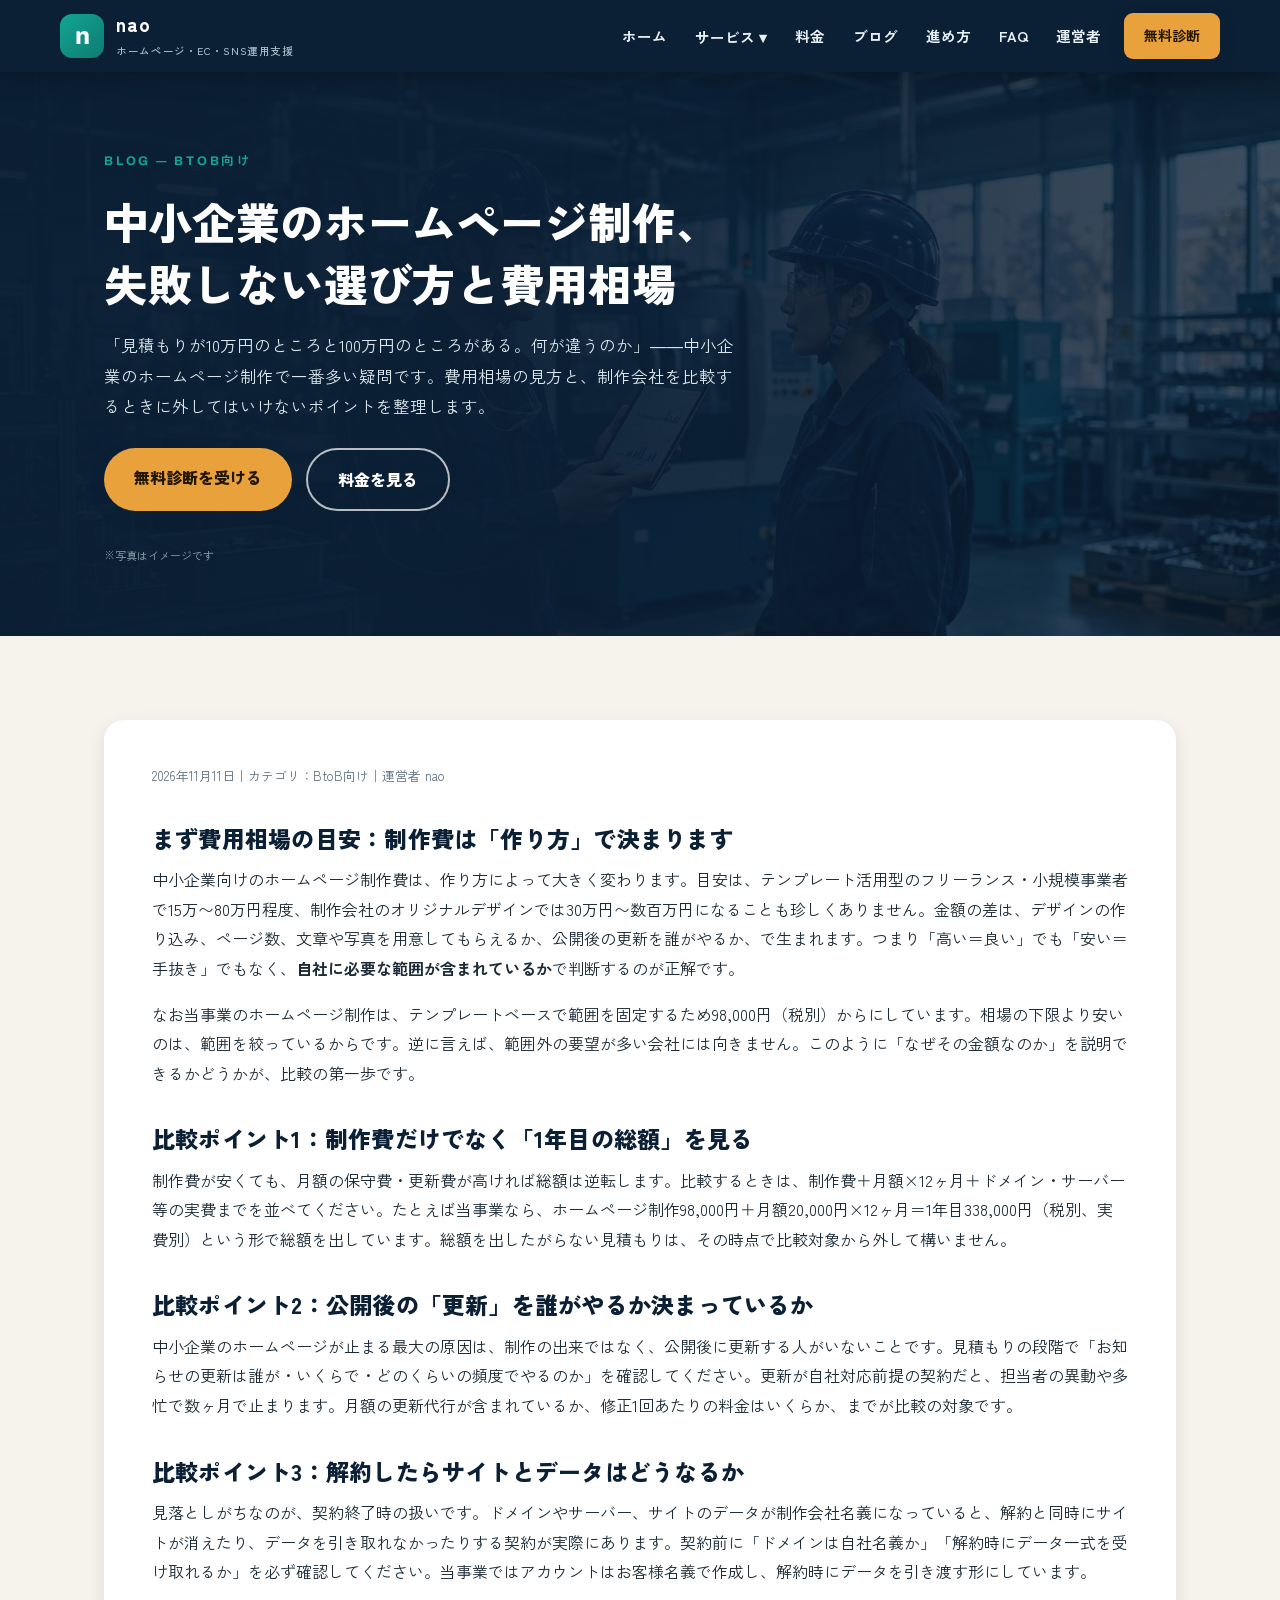
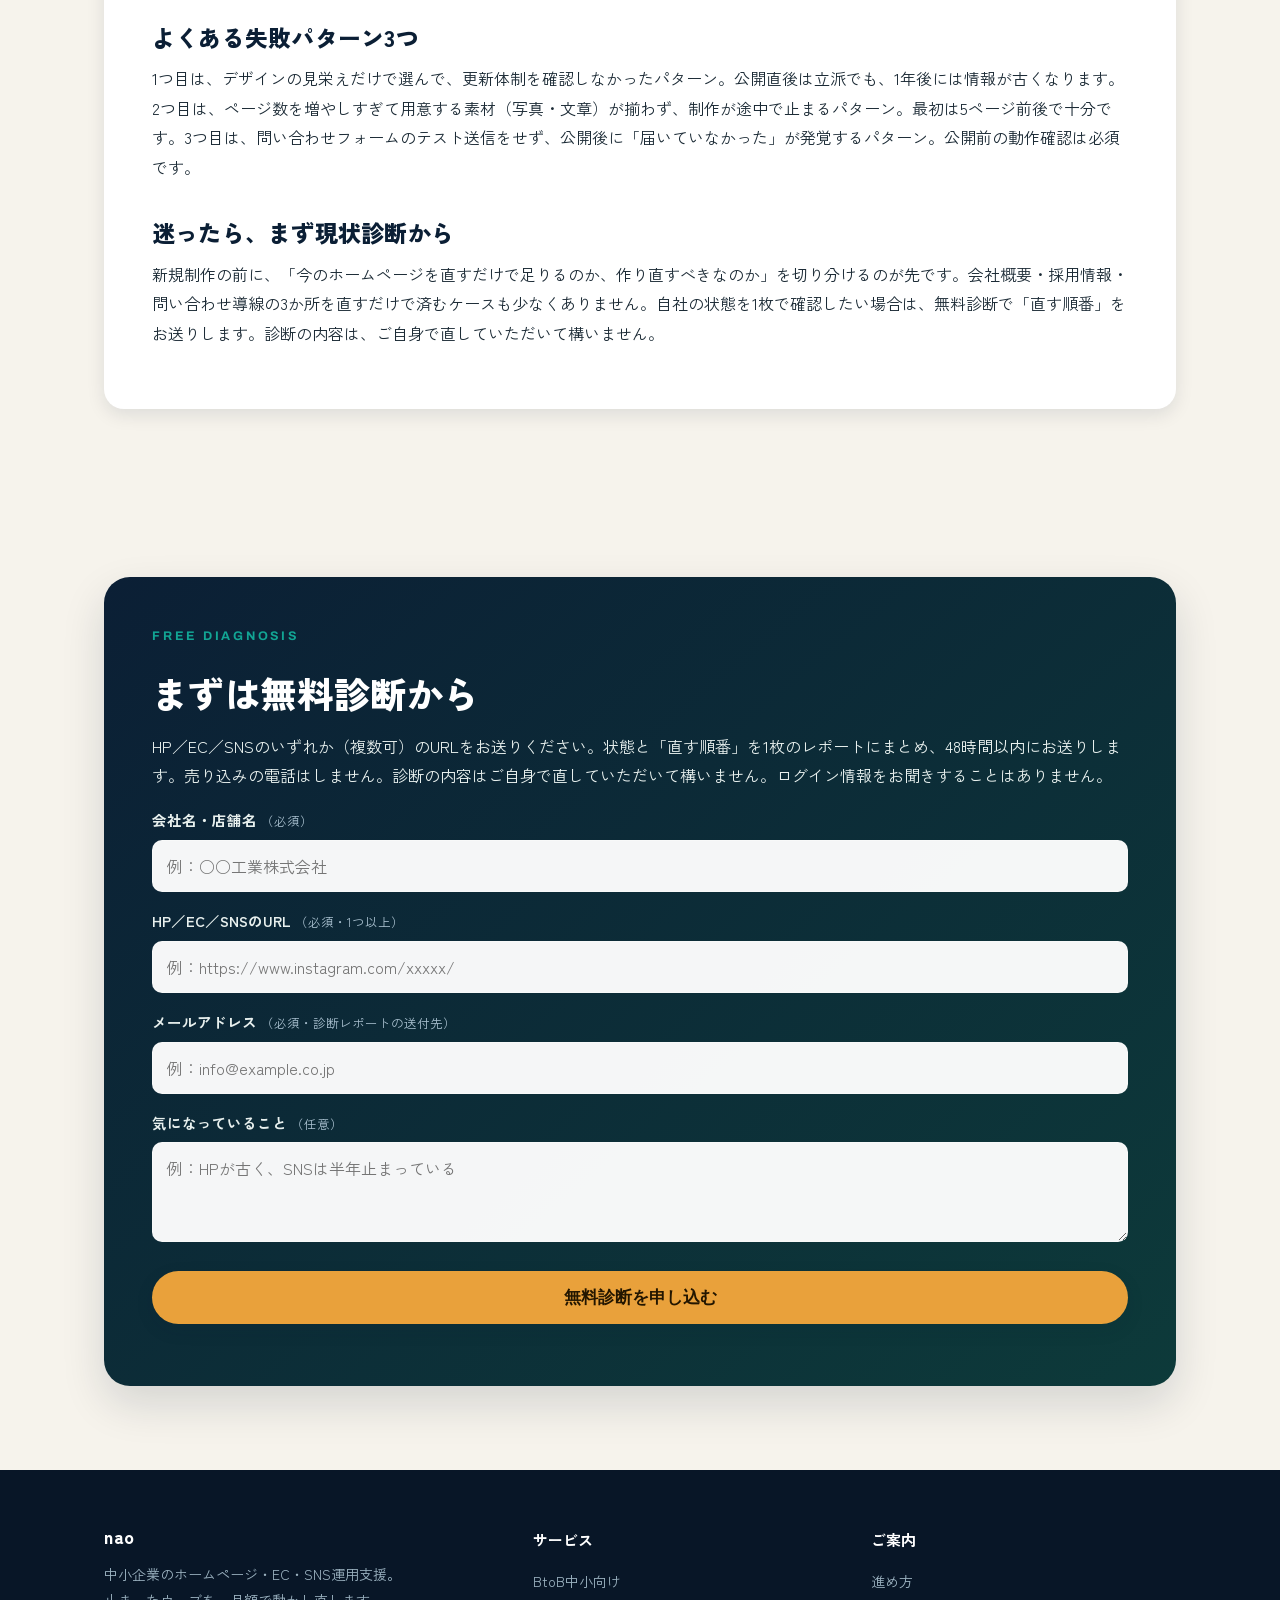
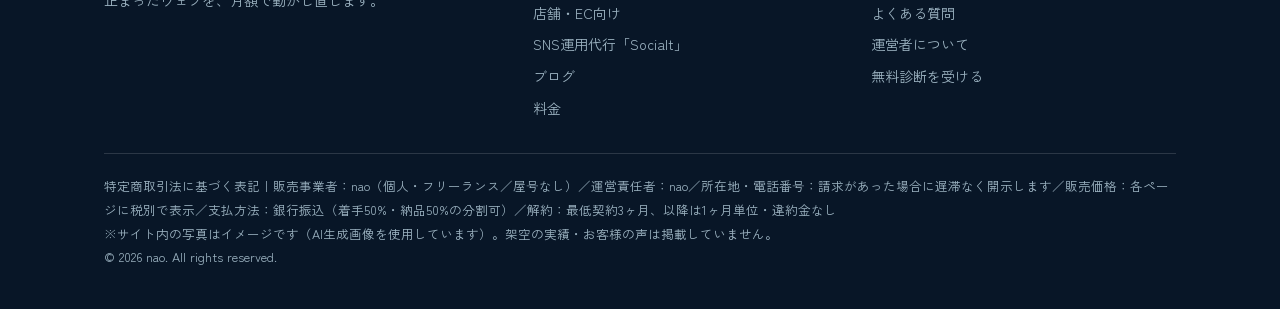
<file: blog/homepage-seisaku-chusho/index.html>
<!DOCTYPE html>
<html lang="ja">
<head>
<meta charset="UTF-8">
<meta name="viewport" content="width=device-width, initial-scale=1.0">
<title>中小企業のホームページ制作、失敗しない選び方と費用相場｜ブログ｜nao</title>
<meta name="description" content="中小企業がホームページ制作会社を選ぶときの比較ポイントと費用相場を整理しました。総額の見方、更新体制、解約時のデータの扱いなど、契約前に確認すべき点を診断の現場目線で解説します。">
<link rel="canonical" href="https://solederlego8-a11y.github.io/nao-web-support/blog/homepage-seisaku-chusho/">
<meta property="og:title" content="中小企業のホームページ制作、失敗しない選び方と費用相場｜ブログ｜nao">
<meta property="og:description" content="中小企業がホームページ制作会社を選ぶときの比較ポイントと費用相場を整理しました。総額の見方、更新体制、解約時のデータの扱いなど、契約前に確認すべき点を診断の現場目線で解説します。">
<meta property="og:type" content="website">
<meta property="og:url" content="https://solederlego8-a11y.github.io/nao-web-support/blog/homepage-seisaku-chusho/">
<meta name="twitter:card" content="summary_large_image">
<meta name="twitter:title" content="中小企業のホームページ制作、失敗しない選び方と費用相場｜ブログ｜nao">
<meta name="twitter:description" content="中小企業がホームページ制作会社を選ぶときの比較ポイントと費用相場を整理しました。総額の見方、更新体制、解約時のデータの扱いなど、契約前に確認すべき点を診断の現場目線で解説します。">
<link rel="preconnect" href="https://fonts.googleapis.com">
<link href="https://fonts.googleapis.com/css2?family=Archivo:wght@600;800&family=Zen+Kaku+Gothic+New:wght@400;500;700;900&display=swap" rel="stylesheet">
<link rel="stylesheet" href="../../assets/style.css">
<link rel="stylesheet" href="../../assets/img.css">
<!-- Google tag (gtag.js) -->
<script async src="https://www.googletagmanager.com/gtag/js?id=G-W02HK1VTYF"></script>
<script>
  window.dataLayer = window.dataLayer || [];
  function gtag(){dataLayer.push(arguments);}
  gtag('js', new Date());
  gtag('config', 'G-W02HK1VTYF');
</script>
</head>
<body>
<!-- BRAND: 屋号が決まったら .brand-name と title・運営者表記を差し替える -->
<header class="site">
  <div class="header-in">
    <a class="brand" href="../../index.html"><span class="brand-mark">n</span><span><span class="brand-name">nao</span><span class="brand-sub">ホームページ・EC・SNS運用支援</span></span></a>
    <button class="nav-toggle" aria-label="メニュー" aria-expanded="false">☰</button>
    <nav class="main" aria-label="グローバルナビ">
      <ul>
        <li><a href="../../index.html">ホーム</a></li>
        <li class="has-drop"><button type="button" aria-haspopup="true">サービス ▾</button>
          <div class="drop">
            <div class="drop-label">対象から選ぶ</div>
            <a href="../../b2b/"><b>BtoB中小向け</b><span>建設・製造・設備 ― HPと採用SNSの立て直し</span></a>
            <a href="../../shop-ec/"><b>店舗・EC向け</b><span>飲食・小売・美容・食品 ― 集客とネット販売</span></a>
            <div class="drop-label">サービスから選ぶ</div>
            <a href="../../sns/"><b>SNS運用代行「Socialt」</b><span>止まったSNSの再開と月8投稿からの運用</span></a>
            <a href="../../index.html#services"><b>ホームページ制作・更新</b><span>制作9.8万円〜／更新は月額で代行</span></a>
            <a href="../../shop-ec/#ec"><b>ECサイト制作</b><span>Shopify／BASE・商品登録20点まで込み</span></a>
            <a href="../../blog/"><b>ブログ・記事制作</b><span>SEO／AI検索に拾われる記事を月2本</span></a>
          </div>
        </li>
        <li><a href="../../index.html#pricing">料金</a></li>
        <li><a href="../../blog/">ブログ</a></li>
        <li><a href="../../index.html#flow">進め方</a></li>
        <li><a href="../../index.html#faq">FAQ</a></li>
        <li><a href="../../index.html#about">運営者</a></li>
        <li class="header-cta"><a class="btn sm gold" href="../../index.html#diagnosis">無料診断</a></li>
      </ul>
    </nav>
  </div>
</header>

<div class="page-hero"><div class="bg img-hero"></div><div class="wrap">
  <div class="eyebrow">Blog ― BtoB向け</div><h1>中小企業のホームページ制作、<br>失敗しない選び方と費用相場</h1><p class="lead">「見積もりが10万円のところと100万円のところがある。何が違うのか」――中小企業のホームページ制作で一番多い疑問です。費用相場の見方と、制作会社を比較するときに外してはいけないポイントを整理します。</p>
  <div class="hero-cta" style="margin-top:26px"><a class="btn gold" href="../../index.html#diagnosis">無料診断を受ける</a><a class="btn ghost" href="../../index.html#pricing">料金を見る</a></div>
  <p class="img-note">※写真はイメージです</p>
</div></div>
<section><div class="wrap">
  <article class="post-body">
    <p class="meta">2026年11月11日｜カテゴリ：BtoB向け｜運営者 nao</p>
    <h2>まず費用相場の目安：制作費は「作り方」で決まります</h2>
    <p>中小企業向けのホームページ制作費は、作り方によって大きく変わります。目安は、テンプレート活用型のフリーランス・小規模事業者で15万〜80万円程度、制作会社のオリジナルデザインでは30万円〜数百万円になることも珍しくありません。金額の差は、デザインの作り込み、ページ数、文章や写真を用意してもらえるか、公開後の更新を誰がやるか、で生まれます。つまり「高い＝良い」でも「安い＝手抜き」でもなく、<strong>自社に必要な範囲が含まれているか</strong>で判断するのが正解です。</p>
    <p>なお当事業のホームページ制作は、テンプレートベースで範囲を固定するため98,000円（税別）からにしています。相場の下限より安いのは、範囲を絞っているからです。逆に言えば、範囲外の要望が多い会社には向きません。このように「なぜその金額なのか」を説明できるかどうかが、比較の第一歩です。</p>
    <h2>比較ポイント1：制作費だけでなく「1年目の総額」を見る</h2>
    <p>制作費が安くても、月額の保守費・更新費が高ければ総額は逆転します。比較するときは、制作費＋月額×12ヶ月＋ドメイン・サーバー等の実費までを並べてください。たとえば当事業なら、ホームページ制作98,000円＋月額20,000円×12ヶ月＝1年目338,000円（税別、実費別）という形で総額を出しています。総額を出したがらない見積もりは、その時点で比較対象から外して構いません。</p>
    <h2>比較ポイント2：公開後の「更新」を誰がやるか決まっているか</h2>
    <p>中小企業のホームページが止まる最大の原因は、制作の出来ではなく、公開後に更新する人がいないことです。見積もりの段階で「お知らせの更新は誰が・いくらで・どのくらいの頻度でやるのか」を確認してください。更新が自社対応前提の契約だと、担当者の異動や多忙で数ヶ月で止まります。月額の更新代行が含まれているか、修正1回あたりの料金はいくらか、までが比較の対象です。</p>
    <h2>比較ポイント3：解約したらサイトとデータはどうなるか</h2>
    <p>見落としがちなのが、契約終了時の扱いです。ドメインやサーバー、サイトのデータが制作会社名義になっていると、解約と同時にサイトが消えたり、データを引き取れなかったりする契約が実際にあります。契約前に「ドメインは自社名義か」「解約時にデータ一式を受け取れるか」を必ず確認してください。当事業ではアカウントはお客様名義で作成し、解約時にデータを引き渡す形にしています。</p>
    <h2>よくある失敗パターン3つ</h2>
    <p>1つ目は、デザインの見栄えだけで選んで、更新体制を確認しなかったパターン。公開直後は立派でも、1年後には情報が古くなります。2つ目は、ページ数を増やしすぎて用意する素材（写真・文章）が揃わず、制作が途中で止まるパターン。最初は5ページ前後で十分です。3つ目は、問い合わせフォームのテスト送信をせず、公開後に「届いていなかった」が発覚するパターン。公開前の動作確認は必須です。</p>
    <h2>迷ったら、まず現状診断から</h2>
    <p>新規制作の前に、「今のホームページを直すだけで足りるのか、作り直すべきなのか」を切り分けるのが先です。会社概要・採用情報・問い合わせ導線の3か所を直すだけで済むケースも少なくありません。自社の状態を1枚で確認したい場合は、無料診断で「直す順番」をお送りします。診断の内容は、ご自身で直していただいて構いません。</p>
  </article>
</div></section>

<section id="diagnosis"><div class="wrap">
  <div class="diag reveal">
    <div class="eyebrow">Free Diagnosis</div>
    <h2>まずは無料診断から</h2>
    <p>HP／EC／SNSのいずれか（複数可）のURLをお送りください。状態と「直す順番」を1枚のレポートにまとめ、48時間以内にお送りします。売り込みの電話はしません。診断の内容はご自身で直していただいて構いません。ログイン情報をお聞きすることはありません。</p>
    <form id="diag-form">
      <label>会社名・店舗名 <span>（必須）</span></label>
      <input type="text" name="company" required placeholder="例：○○工業株式会社">
      <label>HP／EC／SNSのURL <span>（必須・1つ以上）</span></label>
      <input type="text" name="url" required placeholder="例：https://www.instagram.com/xxxxx/">
      <label>メールアドレス <span>（必須・診断レポートの送付先）</span></label>
      <input type="email" name="email" required placeholder="例：info@example.co.jp">
      <label>気になっていること <span>（任意）</span></label>
      <textarea name="concern" rows="3" placeholder="例：HPが古く、SNSは半年止まっている"></textarea>
      <button class="btn gold" type="submit" style="width:100%;margin-top:20px;font-size:17px">無料診断を申し込む</button>
      <p id="form-status"></p>
    </form>
  </div>
</div></section>

<footer>
  <div class="wrap">
    <div class="cols">
      <div>
        <span class="brand-name" style="font-size:18px;font-weight:900">nao</span>
        <p style="margin-top:10px">中小企業のホームページ・EC・SNS運用支援。<br>止まったウェブを、月額で動かし直します。</p>
      </div>
      <div>
        <h4>サービス</h4>
        <a href="../../b2b/">BtoB中小向け</a>
        <a href="../../shop-ec/">店舗・EC向け</a>
        <a href="../../sns/">SNS運用代行「Socialt」</a>
        <a href="../../blog/">ブログ</a>
        <a href="../../index.html#pricing">料金</a>
      </div>
      <div>
        <h4>ご案内</h4>
        <a href="../../index.html#flow">進め方</a>
        <a href="../../index.html#faq">よくある質問</a>
        <a href="../../index.html#about">運営者について</a>
        <a href="../../index.html#diagnosis">無料診断を受ける</a>
      </div>
    </div>
    <div class="tokusho">
      特定商取引法に基づく表記｜販売事業者：nao（個人・フリーランス／屋号なし）／運営責任者：nao／所在地・電話番号：請求があった場合に遅滞なく開示します／販売価格：各ページに税別で表示／支払方法：銀行振込（着手50%・納品50%の分割可）／解約：最低契約3ヶ月、以降は1ヶ月単位・違約金なし<br>
      ※サイト内の写真はイメージです（AI生成画像を使用しています）。架空の実績・お客様の声は掲載していません。<br>
      © 2026 nao. All rights reserved.
    </div>
  </div>
</footer>
<script src="../../assets/main.js"></script>
</body>
</html>
</file>
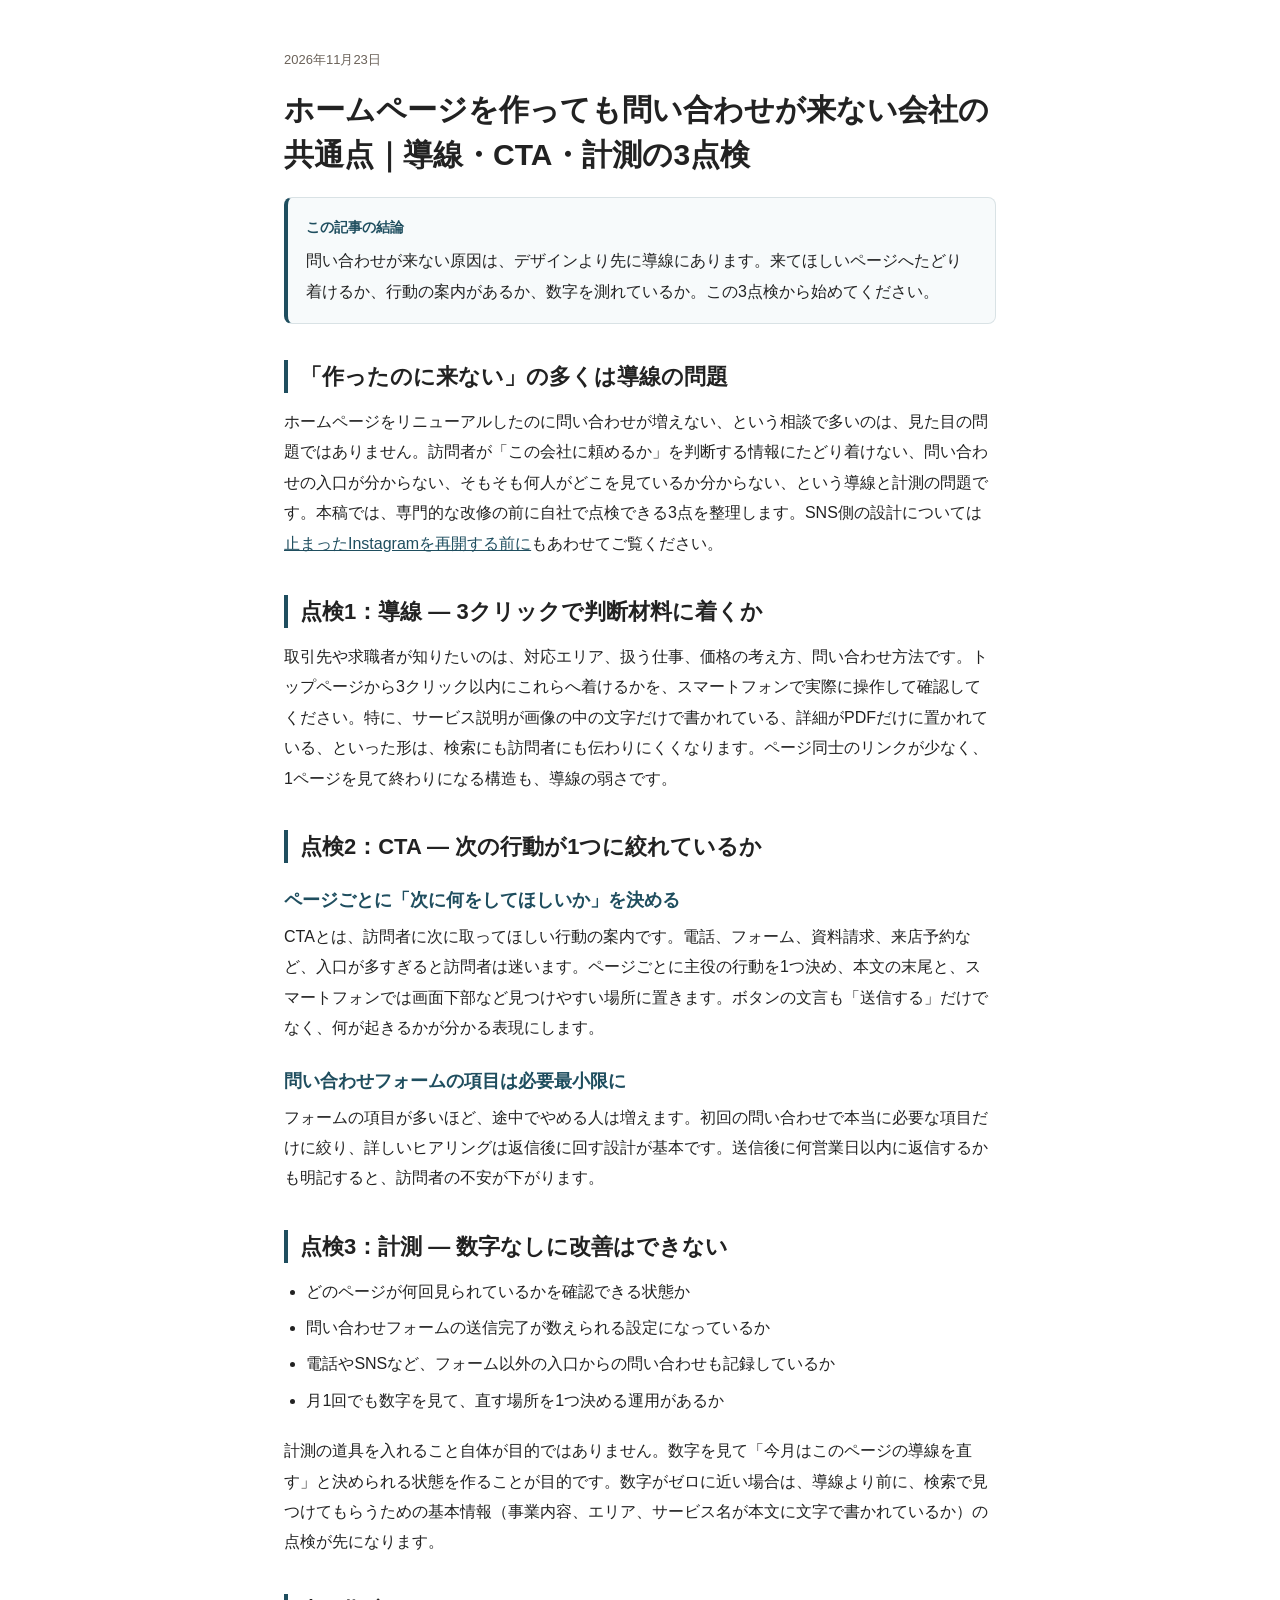
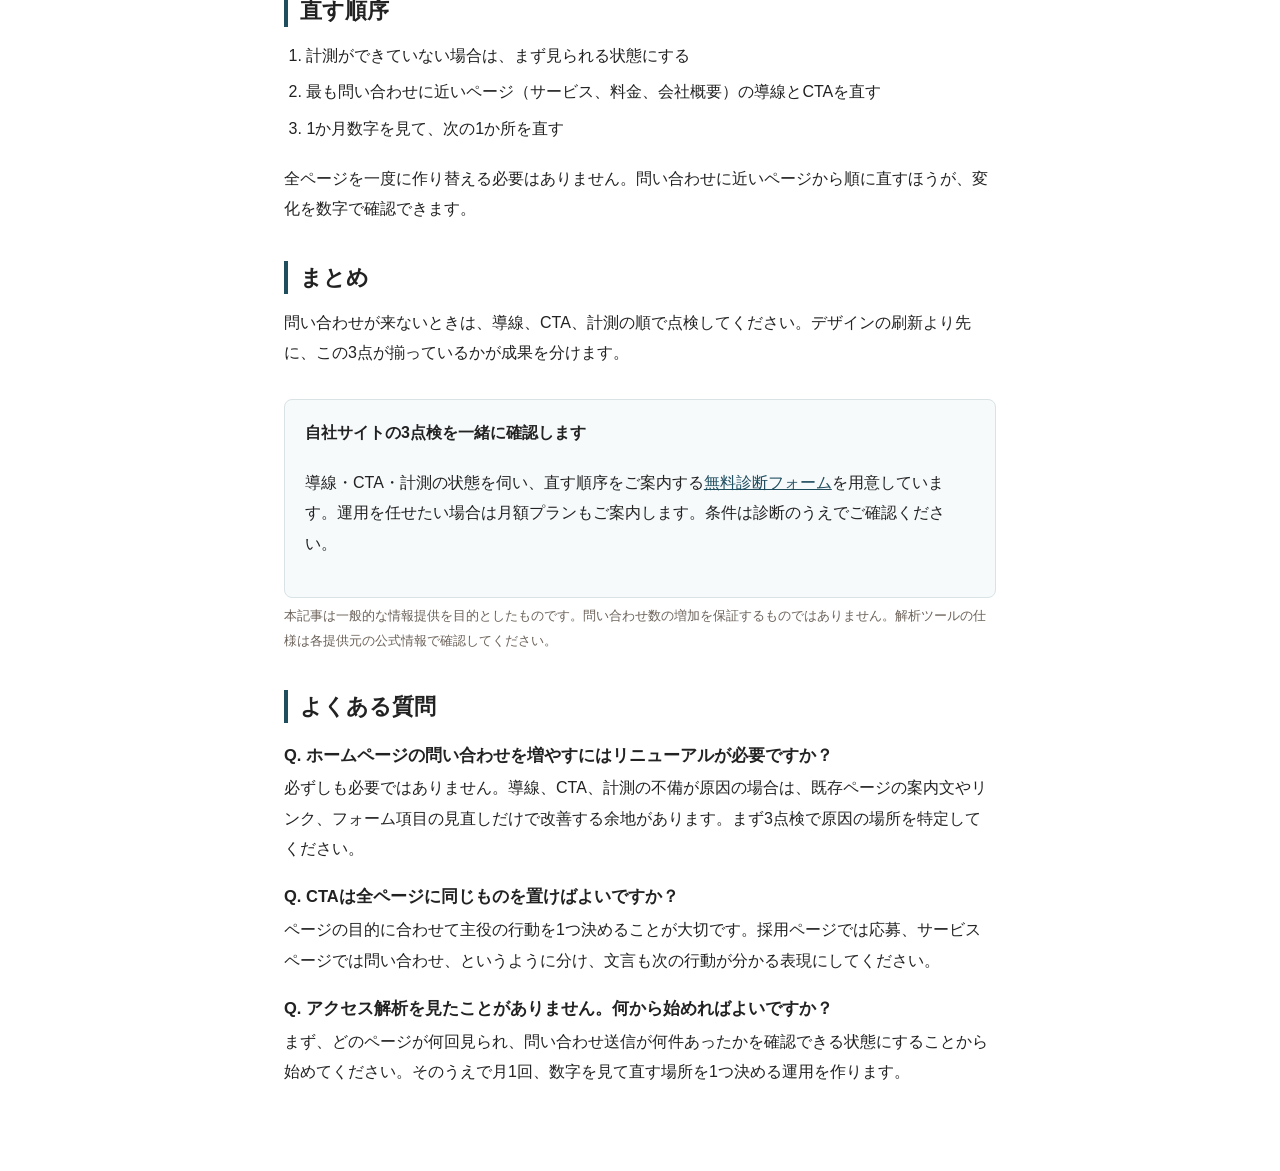
<file: blog/homepage-toiawase-konai-genin/index.html>
<!DOCTYPE html>
<html lang="ja">
<head>
<meta charset="UTF-8">
<meta name="viewport" content="width=device-width, initial-scale=1.0">
<title>ホームページを作っても問い合わせが来ない会社の共通点｜導線・CTA・計測の3点検 | WEB・SNS集客サポート</title>
<meta name="description" content="ホームページを作っても問い合わせが来ない原因を、導線、CTA（行動の案内）、計測の3点から点検できる形で整理し、直す順序を示します。">
<link rel="canonical" href="https://solederlego8-a11y.github.io/nao-web-support/blog/homepage-toiawase-konai-genin/">
<meta property="og:type" content="article">
<meta property="og:title" content="ホームページを作っても問い合わせが来ない会社の共通点｜導線・CTA・計測の3点検 | WEB・SNS集客サポート">
<meta property="og:description" content="ホームページを作っても問い合わせが来ない原因を、導線、CTA（行動の案内）、計測の3点から点検できる形で整理し、直す順序を示します。">
<meta property="og:url" content="https://solederlego8-a11y.github.io/nao-web-support/blog/homepage-toiawase-konai-genin/">
<meta property="og:image" content="https://solederlego8-a11y.github.io/nao-web-support/assets/og-default.png">
<meta name="twitter:card" content="summary_large_image">
<style>
  :root{--accent:#1f4e5f;--text:#222;--bg:#fff;--bg-light:#f7fafb;--border:#d9e2e5;--muted:#6b6259}
  *{box-sizing:border-box;margin:0;padding:0}
  body{font-family:"Hiragino Kaku Gothic ProN","Hiragino Sans","Yu Gothic","Noto Sans JP",sans-serif;color:var(--text);background:var(--bg);line-height:1.9;font-size:16px}
  h1,h2,h3{line-height:1.5;font-weight:600} a{color:var(--accent)} main{max-width:760px;margin:0 auto;padding:48px 24px 64px}
  article h1{font-size:30px;margin-bottom:20px} article p{margin-bottom:20px}
  article h2{font-size:22px;margin:36px 0 14px;padding-left:12px;border-left:4px solid var(--accent)}
  article h3{font-size:18px;margin:24px 0 8px;color:var(--accent)}
  article ul,article ol{margin:0 0 20px 1.4em} article li{margin-bottom:6px}
  .summary{background:var(--bg-light);border:1px solid var(--border);border-left:4px solid var(--accent);border-radius:8px;padding:16px 18px;margin-bottom:26px}
  .summary .s-title{font-weight:700;color:var(--accent);font-size:14px;margin-bottom:6px}
  .summary p{margin-bottom:0}
  .note{background:var(--bg-light);border:1px solid var(--border);border-radius:8px;padding:16px 18px;font-size:14px;margin-bottom:20px}
  article table{width:100%;border-collapse:collapse;margin:0 0 20px;font-size:14.5px}
  article th,article td{border:1px solid var(--border);padding:9px 12px;text-align:left;vertical-align:top}
  article th{background:var(--bg-light)}
  .faq h3{font-size:16.5px;color:var(--text);margin:20px 0 6px}
  .cta{background:var(--bg-light);border:1px solid var(--border);border-radius:8px;padding:18px 20px;margin:30px 0 6px}
  .post-meta{font-size:13px;color:var(--muted);margin-bottom:14px}
  .disc{font-size:13px;color:var(--muted)}
</style>
<script type="application/ld+json">
{
  "@context": "https://schema.org",
  "@graph": [
    {
      "@type": "Article",
      "headline": "ホームページを作っても問い合わせが来ない会社の共通点｜導線・CTA・計測の3点検 | WEB・SNS集客サポート",
      "description": "ホームページを作っても問い合わせが来ない原因を、導線、CTA（行動の案内）、計測の3点から点検できる形で整理し、直す順序を示します。",
      "datePublished": "2026-11-23",
      "dateModified": "2026-11-23",
      "author": {
        "@type": "Organization",
        "name": "WEB・SNS集客サポート 編集部"
      },
      "publisher": {
        "@type": "Organization",
        "name": "WEB・SNS集客サポート"
      },
      "mainEntityOfPage": "https://solederlego8-a11y.github.io/nao-web-support/blog/homepage-toiawase-konai-genin/"
    },
    {
      "@type": "FAQPage",
      "mainEntity": [
        {
          "@type": "Question",
          "name": "ホームページの問い合わせを増やすにはリニューアルが必要ですか？",
          "acceptedAnswer": {
            "@type": "Answer",
            "text": "必ずしも必要ではありません。導線、CTA、計測の不備が原因の場合は、既存ページの案内文やリンク、フォーム項目の見直しだけで改善する余地があります。まず3点検で原因の場所を特定してください。"
          }
        },
        {
          "@type": "Question",
          "name": "CTAは全ページに同じものを置けばよいですか？",
          "acceptedAnswer": {
            "@type": "Answer",
            "text": "ページの目的に合わせて主役の行動を1つ決めることが大切です。採用ページでは応募、サービスページでは問い合わせ、というように分け、文言も次の行動が分かる表現にしてください。"
          }
        },
        {
          "@type": "Question",
          "name": "アクセス解析を見たことがありません。何から始めればよいですか？",
          "acceptedAnswer": {
            "@type": "Answer",
            "text": "まず、どのページが何回見られ、問い合わせ送信が何件あったかを確認できる状態にすることから始めてください。そのうえで月1回、数字を見て直す場所を1つ決める運用を作ります。"
          }
        }
      ]
    },
    {
      "@type": "BreadcrumbList",
      "itemListElement": [
        {
          "@type": "ListItem",
          "position": 1,
          "name": "ホーム",
          "item": "https://solederlego8-a11y.github.io/nao-web-support/"
        },
        {
          "@type": "ListItem",
          "position": 2,
          "name": "ブログ",
          "item": "https://solederlego8-a11y.github.io/nao-web-support/blog/"
        },
        {
          "@type": "ListItem",
          "position": 3,
          "name": "ホームページを作っても問い合わせが来ない会社の共通点｜導線・CTA・計測の3点検 | WEB・SNS集客サポート",
          "item": "https://solederlego8-a11y.github.io/nao-web-support/blog/homepage-toiawase-konai-genin/"
        }
      ]
    }
  ]
}
</script>
<!-- Google tag (gtag.js) -->
<script async src="https://www.googletagmanager.com/gtag/js?id=G-W02HK1VTYF"></script>
<script>
  window.dataLayer = window.dataLayer || [];
  function gtag(){dataLayer.push(arguments);}
  gtag('js', new Date());
  gtag('config', 'G-W02HK1VTYF');
</script>
</head>
<body>
<main>
<article>
<p class="post-meta"><time datetime="2026-11-23">2026年11月23日</time></p>
<h1>ホームページを作っても問い合わせが来ない会社の共通点｜導線・CTA・計測の3点検</h1>
<div class="summary"><div class="s-title">この記事の結論</div>
<p>問い合わせが来ない原因は、デザインより先に導線にあります。来てほしいページへたどり着けるか、行動の案内があるか、数字を測れているか。この3点検から始めてください。</p></div>
<!-- 要確認: 無料診断の受付範囲・対応可否は公開時点の運用状況と一致させること。アクセス数の具体的数値は実測がないため断定していない -->
<h2>「作ったのに来ない」の多くは導線の問題</h2>
<p>ホームページをリニューアルしたのに問い合わせが増えない、という相談で多いのは、見た目の問題ではありません。訪問者が「この会社に頼めるか」を判断する情報にたどり着けない、問い合わせの入口が分からない、そもそも何人がどこを見ているか分からない、という導線と計測の問題です。本稿では、専門的な改修の前に自社で点検できる3点を整理します。SNS側の設計については<a href="../instagram-saikai-sekkei/">止まったInstagramを再開する前に</a>もあわせてご覧ください。</p>
<h2>点検1：導線 ― 3クリックで判断材料に着くか</h2>
<p>取引先や求職者が知りたいのは、対応エリア、扱う仕事、価格の考え方、問い合わせ方法です。トップページから3クリック以内にこれらへ着けるかを、スマートフォンで実際に操作して確認してください。特に、サービス説明が画像の中の文字だけで書かれている、詳細がPDFだけに置かれている、といった形は、検索にも訪問者にも伝わりにくくなります。ページ同士のリンクが少なく、1ページを見て終わりになる構造も、導線の弱さです。</p>
<h2>点検2：CTA ― 次の行動が1つに絞れているか</h2>
<h3>ページごとに「次に何をしてほしいか」を決める</h3>
<p>CTAとは、訪問者に次に取ってほしい行動の案内です。電話、フォーム、資料請求、来店予約など、入口が多すぎると訪問者は迷います。ページごとに主役の行動を1つ決め、本文の末尾と、スマートフォンでは画面下部など見つけやすい場所に置きます。ボタンの文言も「送信する」だけでなく、何が起きるかが分かる表現にします。</p>
<h3>問い合わせフォームの項目は必要最小限に</h3>
<p>フォームの項目が多いほど、途中でやめる人は増えます。初回の問い合わせで本当に必要な項目だけに絞り、詳しいヒアリングは返信後に回す設計が基本です。送信後に何営業日以内に返信するかも明記すると、訪問者の不安が下がります。</p>
<h2>点検3：計測 ― 数字なしに改善はできない</h2>
<ul>
<li>どのページが何回見られているかを確認できる状態か</li>
<li>問い合わせフォームの送信完了が数えられる設定になっているか</li>
<li>電話やSNSなど、フォーム以外の入口からの問い合わせも記録しているか</li>
<li>月1回でも数字を見て、直す場所を1つ決める運用があるか</li>
</ul>
<p>計測の道具を入れること自体が目的ではありません。数字を見て「今月はこのページの導線を直す」と決められる状態を作ることが目的です。数字がゼロに近い場合は、導線より前に、検索で見つけてもらうための基本情報（事業内容、エリア、サービス名が本文に文字で書かれているか）の点検が先になります。</p>
<h2>直す順序</h2>
<ol>
<li>計測ができていない場合は、まず見られる状態にする</li>
<li>最も問い合わせに近いページ（サービス、料金、会社概要）の導線とCTAを直す</li>
<li>1か月数字を見て、次の1か所を直す</li>
</ol>
<p>全ページを一度に作り替える必要はありません。問い合わせに近いページから順に直すほうが、変化を数字で確認できます。</p>
<h2>まとめ</h2>
<p>問い合わせが来ないときは、導線、CTA、計測の順で点検してください。デザインの刷新より先に、この3点が揃っているかが成果を分けます。</p>
<div class="cta"><p><strong>自社サイトの3点検を一緒に確認します</strong></p>
<p>導線・CTA・計測の状態を伺い、直す順序をご案内する<a href="../index.html">無料診断フォーム</a>を用意しています。運用を任せたい場合は月額プランもご案内します。条件は診断のうえでご確認ください。</p></div>
<p class="disc">本記事は一般的な情報提供を目的としたものです。問い合わせ数の増加を保証するものではありません。解析ツールの仕様は各提供元の公式情報で確認してください。</p>
<h2>よくある質問</h2>
<div class="faq">
<h3>Q. ホームページの問い合わせを増やすにはリニューアルが必要ですか？</h3>
<p>必ずしも必要ではありません。導線、CTA、計測の不備が原因の場合は、既存ページの案内文やリンク、フォーム項目の見直しだけで改善する余地があります。まず3点検で原因の場所を特定してください。</p>
<h3>Q. CTAは全ページに同じものを置けばよいですか？</h3>
<p>ページの目的に合わせて主役の行動を1つ決めることが大切です。採用ページでは応募、サービスページでは問い合わせ、というように分け、文言も次の行動が分かる表現にしてください。</p>
<h3>Q. アクセス解析を見たことがありません。何から始めればよいですか？</h3>
<p>まず、どのページが何回見られ、問い合わせ送信が何件あったかを確認できる状態にすることから始めてください。そのうえで月1回、数字を見て直す場所を1つ決める運用を作ります。</p>
</div>
</article>
</main>
</body>
</html>
</file>
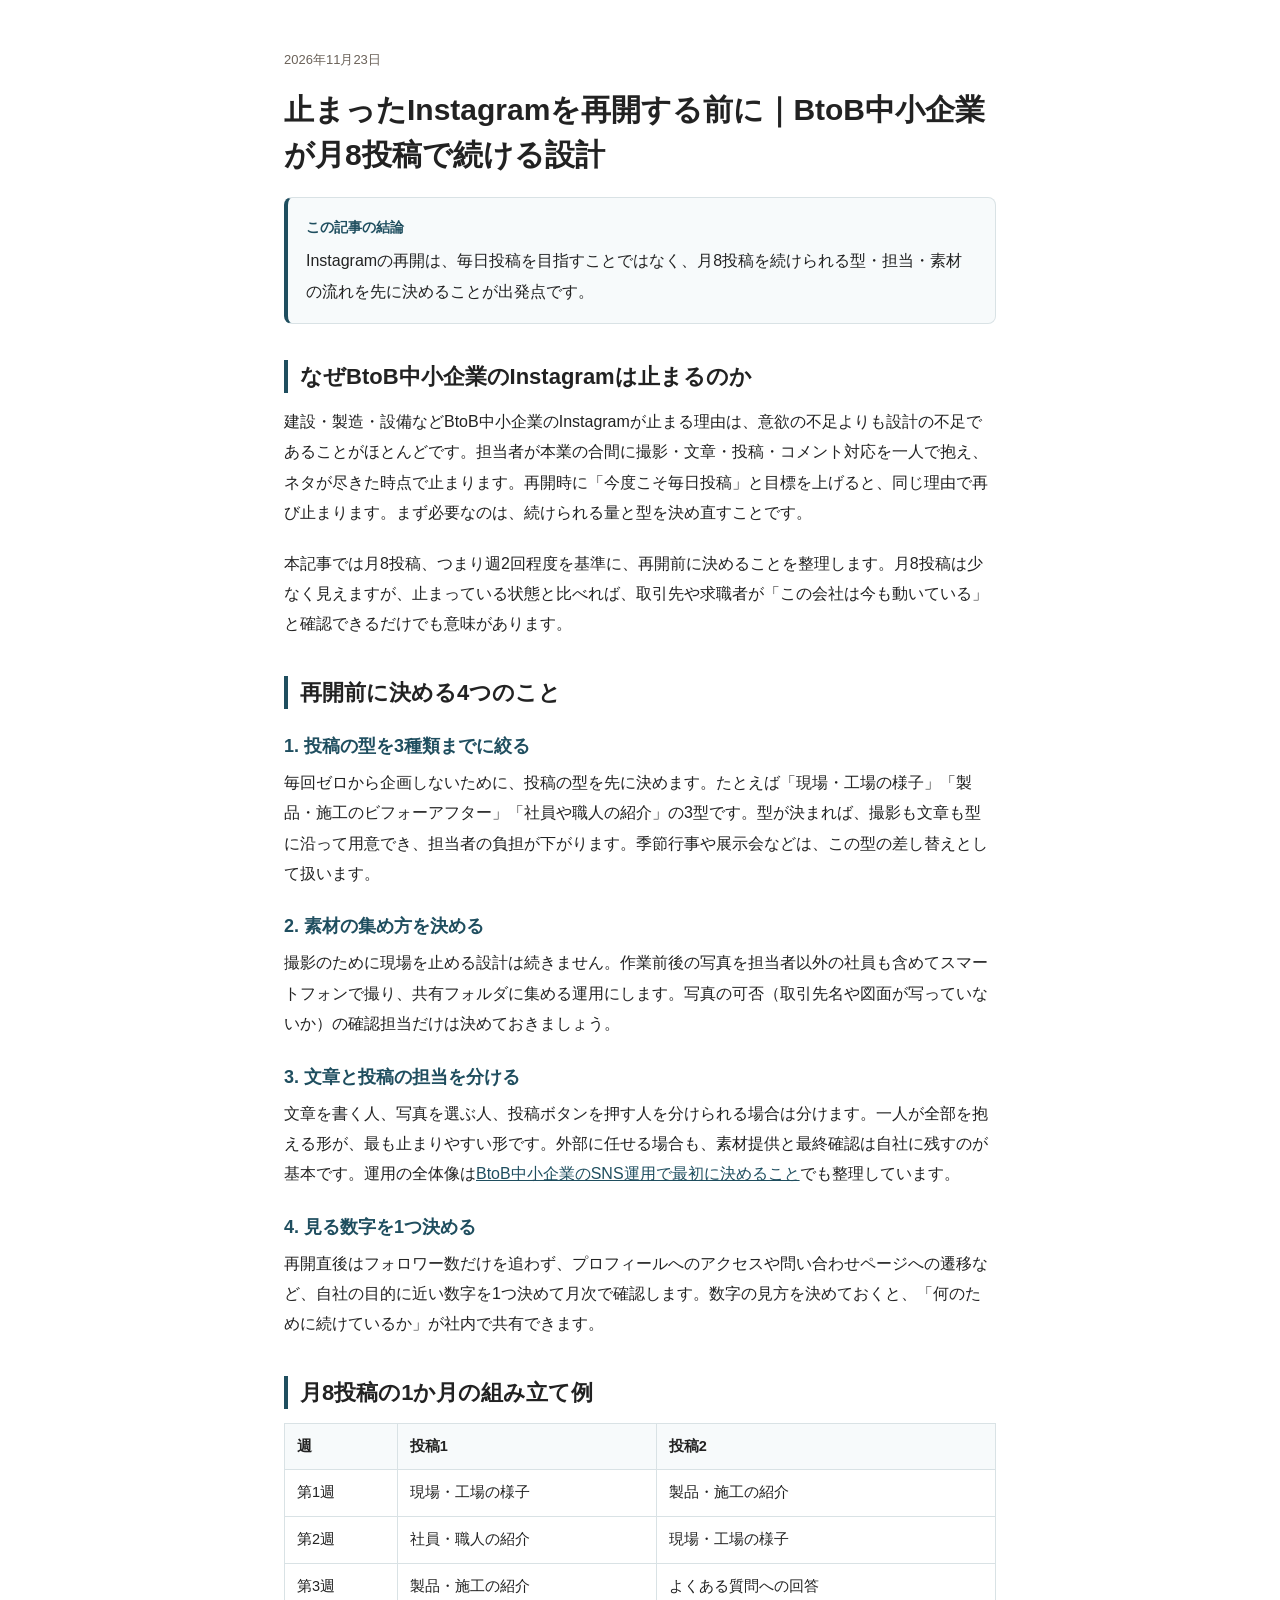
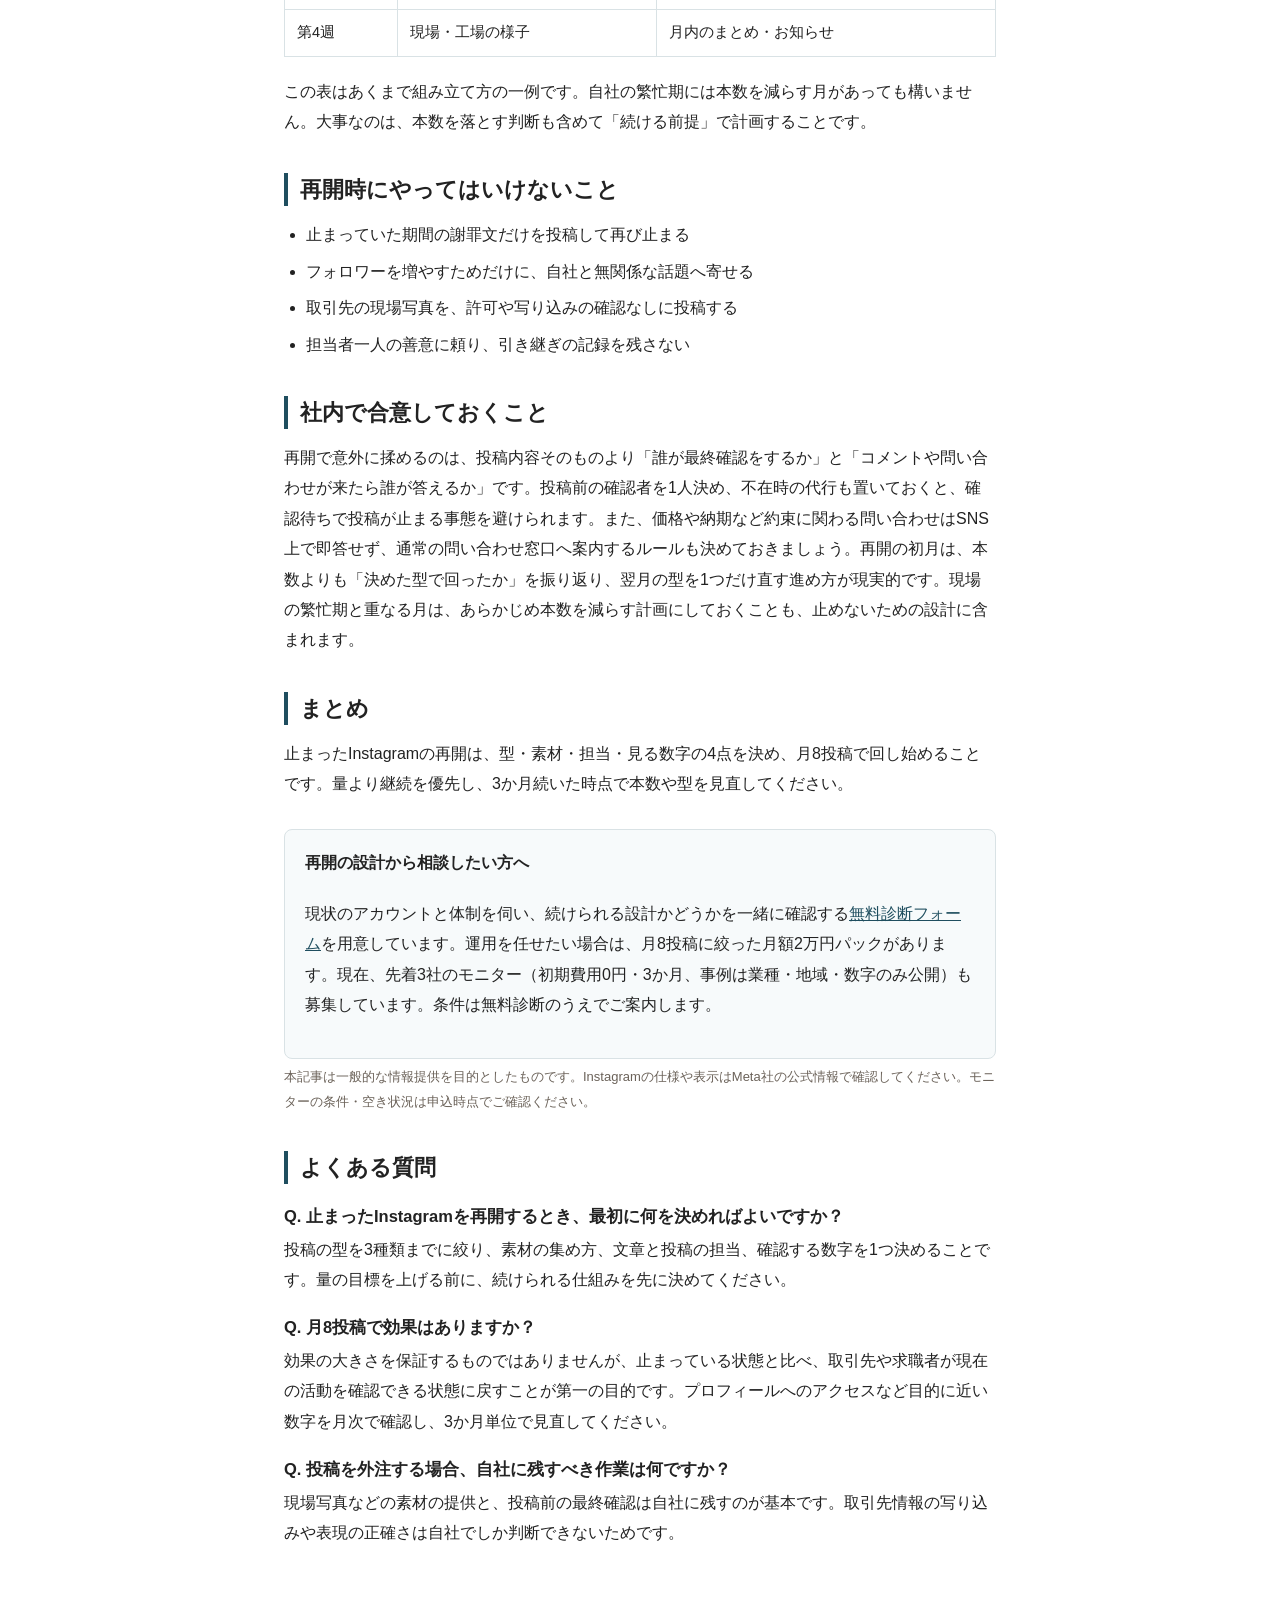
<file: blog/instagram-saikai-sekkei/index.html>
<!DOCTYPE html>
<html lang="ja">
<head>
<meta charset="UTF-8">
<meta name="viewport" content="width=device-width, initial-scale=1.0">
<title>止まったInstagramを再開する前に｜BtoB中小企業が月8投稿で続ける設計 | WEB・SNS集客サポート</title>
<meta name="description" content="止まったInstagramを再開する前に確認すべきことを、BtoB中小企業向けに月8投稿で無理なく続ける設計（型・担当・撮影・効果確認）として整理します。">
<link rel="canonical" href="https://solederlego8-a11y.github.io/nao-web-support/blog/instagram-saikai-sekkei/">
<meta property="og:type" content="article">
<meta property="og:title" content="止まったInstagramを再開する前に｜BtoB中小企業が月8投稿で続ける設計 | WEB・SNS集客サポート">
<meta property="og:description" content="止まったInstagramを再開する前に確認すべきことを、BtoB中小企業向けに月8投稿で無理なく続ける設計（型・担当・撮影・効果確認）として整理します。">
<meta property="og:url" content="https://solederlego8-a11y.github.io/nao-web-support/blog/instagram-saikai-sekkei/">
<meta property="og:image" content="https://solederlego8-a11y.github.io/nao-web-support/assets/og-default.png">
<meta name="twitter:card" content="summary_large_image">
<style>
  :root{--accent:#1f4e5f;--text:#222;--bg:#fff;--bg-light:#f7fafb;--border:#d9e2e5;--muted:#6b6259}
  *{box-sizing:border-box;margin:0;padding:0}
  body{font-family:"Hiragino Kaku Gothic ProN","Hiragino Sans","Yu Gothic","Noto Sans JP",sans-serif;color:var(--text);background:var(--bg);line-height:1.9;font-size:16px}
  h1,h2,h3{line-height:1.5;font-weight:600} a{color:var(--accent)} main{max-width:760px;margin:0 auto;padding:48px 24px 64px}
  article h1{font-size:30px;margin-bottom:20px} article p{margin-bottom:20px}
  article h2{font-size:22px;margin:36px 0 14px;padding-left:12px;border-left:4px solid var(--accent)}
  article h3{font-size:18px;margin:24px 0 8px;color:var(--accent)}
  article ul,article ol{margin:0 0 20px 1.4em} article li{margin-bottom:6px}
  .summary{background:var(--bg-light);border:1px solid var(--border);border-left:4px solid var(--accent);border-radius:8px;padding:16px 18px;margin-bottom:26px}
  .summary .s-title{font-weight:700;color:var(--accent);font-size:14px;margin-bottom:6px}
  .summary p{margin-bottom:0}
  .note{background:var(--bg-light);border:1px solid var(--border);border-radius:8px;padding:16px 18px;font-size:14px;margin-bottom:20px}
  article table{width:100%;border-collapse:collapse;margin:0 0 20px;font-size:14.5px}
  article th,article td{border:1px solid var(--border);padding:9px 12px;text-align:left;vertical-align:top}
  article th{background:var(--bg-light)}
  .faq h3{font-size:16.5px;color:var(--text);margin:20px 0 6px}
  .cta{background:var(--bg-light);border:1px solid var(--border);border-radius:8px;padding:18px 20px;margin:30px 0 6px}
  .post-meta{font-size:13px;color:var(--muted);margin-bottom:14px}
  .disc{font-size:13px;color:var(--muted)}
</style>
<script type="application/ld+json">
{
  "@context": "https://schema.org",
  "@graph": [
    {
      "@type": "Article",
      "headline": "止まったInstagramを再開する前に｜BtoB中小企業が月8投稿で続ける設計 | WEB・SNS集客サポート",
      "description": "止まったInstagramを再開する前に確認すべきことを、BtoB中小企業向けに月8投稿で無理なく続ける設計（型・担当・撮影・効果確認）として整理します。",
      "datePublished": "2026-11-23",
      "dateModified": "2026-11-23",
      "author": {
        "@type": "Organization",
        "name": "WEB・SNS集客サポート 編集部"
      },
      "publisher": {
        "@type": "Organization",
        "name": "WEB・SNS集客サポート"
      },
      "mainEntityOfPage": "https://solederlego8-a11y.github.io/nao-web-support/blog/instagram-saikai-sekkei/"
    },
    {
      "@type": "FAQPage",
      "mainEntity": [
        {
          "@type": "Question",
          "name": "止まったInstagramを再開するとき、最初に何を決めればよいですか？",
          "acceptedAnswer": {
            "@type": "Answer",
            "text": "投稿の型を3種類までに絞り、素材の集め方、文章と投稿の担当、確認する数字を1つ決めることです。量の目標を上げる前に、続けられる仕組みを先に決めてください。"
          }
        },
        {
          "@type": "Question",
          "name": "月8投稿で効果はありますか？",
          "acceptedAnswer": {
            "@type": "Answer",
            "text": "効果の大きさを保証するものではありませんが、止まっている状態と比べ、取引先や求職者が現在の活動を確認できる状態に戻すことが第一の目的です。プロフィールへのアクセスなど目的に近い数字を月次で確認し、3か月単位で見直してください。"
          }
        },
        {
          "@type": "Question",
          "name": "投稿を外注する場合、自社に残すべき作業は何ですか？",
          "acceptedAnswer": {
            "@type": "Answer",
            "text": "現場写真などの素材の提供と、投稿前の最終確認は自社に残すのが基本です。取引先情報の写り込みや表現の正確さは自社でしか判断できないためです。"
          }
        }
      ]
    },
    {
      "@type": "BreadcrumbList",
      "itemListElement": [
        {
          "@type": "ListItem",
          "position": 1,
          "name": "ホーム",
          "item": "https://solederlego8-a11y.github.io/nao-web-support/"
        },
        {
          "@type": "ListItem",
          "position": 2,
          "name": "ブログ",
          "item": "https://solederlego8-a11y.github.io/nao-web-support/blog/"
        },
        {
          "@type": "ListItem",
          "position": 3,
          "name": "止まったInstagramを再開する前に｜BtoB中小企業が月8投稿で続ける設計 | WEB・SNS集客サポート",
          "item": "https://solederlego8-a11y.github.io/nao-web-support/blog/instagram-saikai-sekkei/"
        }
      ]
    }
  ]
}
</script>
<!-- Google tag (gtag.js) -->
<script async src="https://www.googletagmanager.com/gtag/js?id=G-W02HK1VTYF"></script>
<script>
  window.dataLayer = window.dataLayer || [];
  function gtag(){dataLayer.push(arguments);}
  gtag('js', new Date());
  gtag('config', 'G-W02HK1VTYF');
</script>
</head>
<body>
<main>
<article>
<p class="post-meta"><time datetime="2026-11-23">2026年11月23日</time></p>
<h1>止まったInstagramを再開する前に｜BtoB中小企業が月8投稿で続ける設計</h1>
<div class="summary"><div class="s-title">この記事の結論</div>
<p>Instagramの再開は、毎日投稿を目指すことではなく、月8投稿を続けられる型・担当・素材の流れを先に決めることが出発点です。</p></div>
<!-- 要確認: 月額2万円パックの投稿本数・レポート範囲・モニター3社の残枠は、公開時点の販売ページ表記と一致させること -->
<h2>なぜBtoB中小企業のInstagramは止まるのか</h2>
<p>建設・製造・設備などBtoB中小企業のInstagramが止まる理由は、意欲の不足よりも設計の不足であることがほとんどです。担当者が本業の合間に撮影・文章・投稿・コメント対応を一人で抱え、ネタが尽きた時点で止まります。再開時に「今度こそ毎日投稿」と目標を上げると、同じ理由で再び止まります。まず必要なのは、続けられる量と型を決め直すことです。</p>
<p>本記事では月8投稿、つまり週2回程度を基準に、再開前に決めることを整理します。月8投稿は少なく見えますが、止まっている状態と比べれば、取引先や求職者が「この会社は今も動いている」と確認できるだけでも意味があります。</p>
<h2>再開前に決める4つのこと</h2>
<h3>1. 投稿の型を3種類までに絞る</h3>
<p>毎回ゼロから企画しないために、投稿の型を先に決めます。たとえば「現場・工場の様子」「製品・施工のビフォーアフター」「社員や職人の紹介」の3型です。型が決まれば、撮影も文章も型に沿って用意でき、担当者の負担が下がります。季節行事や展示会などは、この型の差し替えとして扱います。</p>
<h3>2. 素材の集め方を決める</h3>
<p>撮影のために現場を止める設計は続きません。作業前後の写真を担当者以外の社員も含めてスマートフォンで撮り、共有フォルダに集める運用にします。写真の可否（取引先名や図面が写っていないか）の確認担当だけは決めておきましょう。</p>
<h3>3. 文章と投稿の担当を分ける</h3>
<p>文章を書く人、写真を選ぶ人、投稿ボタンを押す人を分けられる場合は分けます。一人が全部を抱える形が、最も止まりやすい形です。外部に任せる場合も、素材提供と最終確認は自社に残すのが基本です。運用の全体像は<a href="../homepage-toiawase-konai-genin/">BtoB中小企業のSNS運用で最初に決めること</a>でも整理しています。</p>
<h3>4. 見る数字を1つ決める</h3>
<p>再開直後はフォロワー数だけを追わず、プロフィールへのアクセスや問い合わせページへの遷移など、自社の目的に近い数字を1つ決めて月次で確認します。数字の見方を決めておくと、「何のために続けているか」が社内で共有できます。</p>
<h2>月8投稿の1か月の組み立て例</h2>
<table><tr><th>週</th><th>投稿1</th><th>投稿2</th></tr>
<tr><td>第1週</td><td>現場・工場の様子</td><td>製品・施工の紹介</td></tr>
<tr><td>第2週</td><td>社員・職人の紹介</td><td>現場・工場の様子</td></tr>
<tr><td>第3週</td><td>製品・施工の紹介</td><td>よくある質問への回答</td></tr>
<tr><td>第4週</td><td>現場・工場の様子</td><td>月内のまとめ・お知らせ</td></tr></table>
<p>この表はあくまで組み立て方の一例です。自社の繁忙期には本数を減らす月があっても構いません。大事なのは、本数を落とす判断も含めて「続ける前提」で計画することです。</p>
<h2>再開時にやってはいけないこと</h2>
<ul>
<li>止まっていた期間の謝罪文だけを投稿して再び止まる</li>
<li>フォロワーを増やすためだけに、自社と無関係な話題へ寄せる</li>
<li>取引先の現場写真を、許可や写り込みの確認なしに投稿する</li>
<li>担当者一人の善意に頼り、引き継ぎの記録を残さない</li>
</ul>
<h2>社内で合意しておくこと</h2>
<p>再開で意外に揉めるのは、投稿内容そのものより「誰が最終確認をするか」と「コメントや問い合わせが来たら誰が答えるか」です。投稿前の確認者を1人決め、不在時の代行も置いておくと、確認待ちで投稿が止まる事態を避けられます。また、価格や納期など約束に関わる問い合わせはSNS上で即答せず、通常の問い合わせ窓口へ案内するルールも決めておきましょう。再開の初月は、本数よりも「決めた型で回ったか」を振り返り、翌月の型を1つだけ直す進め方が現実的です。現場の繁忙期と重なる月は、あらかじめ本数を減らす計画にしておくことも、止めないための設計に含まれます。</p>
<h2>まとめ</h2>
<p>止まったInstagramの再開は、型・素材・担当・見る数字の4点を決め、月8投稿で回し始めることです。量より継続を優先し、3か月続いた時点で本数や型を見直してください。</p>
<div class="cta"><p><strong>再開の設計から相談したい方へ</strong></p>
<p>現状のアカウントと体制を伺い、続けられる設計かどうかを一緒に確認する<a href="../index.html">無料診断フォーム</a>を用意しています。運用を任せたい場合は、月8投稿に絞った月額2万円パックがあります。現在、先着3社のモニター（初期費用0円・3か月、事例は業種・地域・数字のみ公開）も募集しています。条件は無料診断のうえでご案内します。</p></div>
<p class="disc">本記事は一般的な情報提供を目的としたものです。Instagramの仕様や表示はMeta社の公式情報で確認してください。モニターの条件・空き状況は申込時点でご確認ください。</p>
<h2>よくある質問</h2>
<div class="faq">
<h3>Q. 止まったInstagramを再開するとき、最初に何を決めればよいですか？</h3>
<p>投稿の型を3種類までに絞り、素材の集め方、文章と投稿の担当、確認する数字を1つ決めることです。量の目標を上げる前に、続けられる仕組みを先に決めてください。</p>
<h3>Q. 月8投稿で効果はありますか？</h3>
<p>効果の大きさを保証するものではありませんが、止まっている状態と比べ、取引先や求職者が現在の活動を確認できる状態に戻すことが第一の目的です。プロフィールへのアクセスなど目的に近い数字を月次で確認し、3か月単位で見直してください。</p>
<h3>Q. 投稿を外注する場合、自社に残すべき作業は何ですか？</h3>
<p>現場写真などの素材の提供と、投稿前の最終確認は自社に残すのが基本です。取引先情報の写り込みや表現の正確さは自社でしか判断できないためです。</p>
</div>
</article>
</main>
</body>
</html>
</file>
<file: assets/style.css>
/* nao web support — site v3 design system
   Agency-grade: dark navy header with full global nav, photo heroes, bold type scale */
:root{
  --navy:#0b1f35; --navy2:#10283f; --ink:#1c2b36; --muted:#5d6f7d;
  --teal:#0e7c6f; --teal-bright:#12a594; --terra:#c05a2e; --paper:#f6f3ec; --card:#fff;
  --line:#e2ddd2; --gold:#e9a13b; --shadow:0 18px 44px rgba(11,31,53,.14); --shadow-sm:0 6px 18px rgba(11,31,53,.10);
  --font:"Zen Kaku Gothic New","Hiragino Kaku Gothic ProN","Noto Sans JP",sans-serif;
  --font-en:"Archivo","Zen Kaku Gothic New",sans-serif;
}
*{margin:0;padding:0;box-sizing:border-box}
html{scroll-behavior:smooth}
body{font-family:var(--font);color:var(--ink);background:var(--paper);line-height:1.85;font-size:16px;-webkit-font-smoothing:antialiased}
img{max-width:100%}
a{color:var(--teal);text-decoration:none}
a:hover{text-decoration:underline}
.wrap{max-width:1120px;margin:0 auto;padding:0 24px}
.en{font-family:var(--font-en);letter-spacing:.18em;text-transform:uppercase}

/* ---------- header / global nav (always visible, dark bar) ---------- */
header.site{position:sticky;top:0;z-index:100;background:var(--navy);box-shadow:0 4px 24px rgba(0,0,0,.25)}
.header-in{max-width:1200px;margin:0 auto;padding:0 20px;display:flex;align-items:center;gap:18px;min-height:72px}
.brand{display:flex;align-items:center;gap:12px;color:#fff;flex-shrink:0}
.brand:hover{text-decoration:none}
.brand-mark{width:44px;height:44px;border-radius:12px;background:linear-gradient(135deg,var(--teal-bright),var(--teal));display:grid;place-items:center;font-family:var(--font-en);font-weight:800;font-size:24px;color:#fff}
.brand-name{font-size:19px;font-weight:900;letter-spacing:.04em;line-height:1.2}
.brand-sub{display:block;font-size:10.5px;color:#a9c0cf;font-weight:500;letter-spacing:.06em}
nav.main{margin-left:auto}
nav.main ul{display:flex;align-items:center;gap:2px;list-style:none}
nav.main>ul>li>a{color:#eaf1f5;font-size:14.5px;font-weight:700;padding:10px 13px;border-radius:9px;display:inline-block;white-space:nowrap}
nav.main>ul>li>a:hover{background:rgba(255,255,255,.12);text-decoration:none;color:#fff}
.has-drop{position:relative}
.has-drop>button{background:none;border:none;color:#eaf1f5;font-size:14.5px;font-weight:700;padding:10px 13px;border-radius:9px;cursor:pointer;font-family:inherit;white-space:nowrap}
.has-drop>button:hover{background:rgba(255,255,255,.12);color:#fff}
.drop{position:absolute;top:calc(100% + 12px);left:50%;transform:translate(-50%,8px);width:340px;background:#fff;border-radius:16px;box-shadow:var(--shadow);padding:12px;opacity:0;visibility:hidden;transition:.2s}
.has-drop:hover .drop,.has-drop:focus-within .drop,.has-drop.open .drop{opacity:1;visibility:visible;transform:translate(-50%,0)}
.drop::before{content:"";position:absolute;top:-20px;left:0;right:0;height:20px}
.drop-label{font-size:11px;letter-spacing:.14em;color:var(--muted);font-weight:700;padding:10px 12px 4px}
.drop a{display:block;padding:10px 12px;border-radius:10px;color:var(--ink)}
.drop a:hover{background:var(--paper);text-decoration:none}
.drop a b{font-size:15px;display:block}
.drop a span{font-size:12.5px;color:var(--muted);display:block;line-height:1.5}
.header-cta a.btn{margin-left:8px}
.btn{display:inline-block;background:var(--teal);color:#fff;font-weight:800;padding:15px 30px;border-radius:999px;font-size:16px;border:none;cursor:pointer;box-shadow:var(--shadow-sm);transition:.2s}
.btn:hover{background:#0a665c;text-decoration:none;transform:translateY(-2px)}
.btn.sm{padding:10px 20px;font-size:14px}
.btn.gold{background:var(--gold);color:#231600}
.btn.gold:hover{background:#d18f24}
.btn.ghost{background:transparent;border:2px solid rgba(255,255,255,.7);color:#fff;box-shadow:none}
.btn.ghost:hover{background:rgba(255,255,255,.12)}
.nav-toggle{display:none;margin-left:auto;background:rgba(255,255,255,.1);border:1px solid rgba(255,255,255,.3);color:#fff;border-radius:10px;padding:9px 14px;font-size:19px;cursor:pointer}
@media(max-width:900px){
  .nav-toggle{display:block}
  nav.main{display:none;position:absolute;top:100%;left:0;right:0;background:var(--navy2);padding:14px 20px 22px;box-shadow:var(--shadow)}
  nav.main.open{display:block}
  nav.main ul{flex-direction:column;align-items:stretch;gap:2px}
  nav.main>ul>li>a,.has-drop>button{display:block;width:100%;text-align:left;padding:13px 12px;font-size:16px}
  .drop{position:static;opacity:1;visibility:visible;transform:none;width:auto;box-shadow:none;background:rgba(255,255,255,.06);margin:2px 0 8px}
  .drop a{color:#eaf1f5}.drop a span{color:#a9c0cf}.drop a:hover{background:rgba(255,255,255,.1)}
  .drop-label{color:#8fb3a5}
  .header-cta{margin-top:10px}.header-cta a.btn{display:block;text-align:center;margin-left:0}
}

/* ---------- hero ---------- */
.hero{position:relative;color:#fff;overflow:hidden;background:var(--navy)}
.hero .bg{position:absolute;inset:0;background-size:cover;background-position:center;opacity:.5}
.hero .bg::after{content:"";position:absolute;inset:0;background:linear-gradient(100deg,rgba(11,31,53,.94) 30%,rgba(11,31,53,.55) 65%,rgba(11,31,53,.25))}
.hero .wrap{position:relative;padding:96px 24px 88px}
.eyebrow{font-family:var(--font-en);letter-spacing:.22em;font-size:12.5px;font-weight:700;text-transform:uppercase;color:var(--teal-bright);margin-bottom:18px}
.hero h1{font-size:clamp(32px,5.2vw,54px);line-height:1.32;font-weight:900;letter-spacing:.01em;margin-bottom:22px}
.hero h1 em{font-style:normal;color:#ffd489;background:linear-gradient(transparent 62%,rgba(233,161,59,.45) 62%)}
.hero p.lead{font-size:17.5px;max-width:640px;color:#dbe7ee;margin-bottom:30px}
.hero-cta{display:flex;gap:14px;flex-wrap:wrap;margin-bottom:34px}
.chips{display:flex;gap:10px;flex-wrap:wrap}
.chip{background:rgba(255,255,255,.1);border:1px solid rgba(255,255,255,.28);backdrop-filter:blur(6px);padding:9px 16px;border-radius:999px;font-size:13.5px}
.chip b{color:#ffd489}
.definition{margin-top:36px;max-width:760px;background:rgba(255,255,255,.07);border-left:4px solid var(--teal-bright);padding:16px 20px;border-radius:0 12px 12px 0;font-size:14px;color:#cfe0ea}
.img-note{font-size:11px;color:#8fa6b5;margin-top:10px}

/* phone mock (SNS visual) */
.phone{width:270px;background:#0d1520;border-radius:38px;padding:12px;box-shadow:var(--shadow);transform:rotate(3deg)}
.phone .scr{background:#fff;border-radius:28px;overflow:hidden}
.phone .ph{height:190px;background-size:cover;background-position:center}
.phone .pb{padding:14px 16px;font-size:12.5px;line-height:1.6;color:var(--ink)}
.phone .pb b{font-size:13.5px}
.phone .pmeta{color:var(--muted);font-size:11.5px;margin-top:8px;border-top:1px solid #eee;padding-top:8px}

/* ---------- sections ---------- */
section{padding:84px 0}
section.white{background:#fff}
section.dark{background:linear-gradient(140deg,var(--navy),#0d3a3a);color:#e8f0ee}
h2{font-size:clamp(25px,3.4vw,36px);font-weight:900;line-height:1.45;color:var(--navy);margin-bottom:14px;letter-spacing:.01em}
section.dark h2{color:#fff}
.lead-c{color:var(--muted);max-width:720px}
.center{text-align:center}.center .lead-c{margin:0 auto}
.reveal{opacity:0;transform:translateY(22px);transition:.7s}
.reveal.on{opacity:1;transform:none}

.entrances{display:grid;grid-template-columns:1fr 1fr;gap:22px;margin-top:40px}
@media(max-width:760px){.entrances{grid-template-columns:1fr}}
.entrance{border-radius:22px;overflow:hidden;background:#fff;box-shadow:var(--shadow-sm);color:var(--ink);display:block;transition:.25s}
.entrance:hover{text-decoration:none;transform:translateY(-5px);box-shadow:var(--shadow)}
.entrance .thumb{height:230px;background-size:cover;background-position:center;position:relative}
.entrance .thumb::after{content:"";position:absolute;inset:0;background:linear-gradient(transparent 40%,rgba(11,31,53,.45))}
.entrance .tag{position:absolute;top:16px;left:16px;z-index:2;background:var(--teal);color:#fff;font-size:12px;font-weight:800;padding:5px 13px;border-radius:999px;letter-spacing:.05em}
.entrance.shop .tag{background:var(--terra)}
.entrance .body{padding:26px 28px 30px}
.entrance h3{font-size:21px;font-weight:900;color:var(--navy);margin-bottom:8px}
.entrance ul{list-style:none;margin:14px 0}
.entrance li{padding:7px 0 7px 26px;position:relative;font-size:14.5px;border-bottom:1px dashed var(--line)}
.entrance li::before{content:"✓";position:absolute;left:2px;color:var(--teal);font-weight:900}
.entrance .go{font-weight:800;color:var(--teal)}
.entrance.shop .go{color:var(--terra)}

.pains{display:grid;grid-template-columns:repeat(3,1fr);gap:16px;margin-top:36px}
@media(max-width:900px){.pains{grid-template-columns:1fr 1fr}}
@media(max-width:600px){.pains{grid-template-columns:1fr}}
.pain{background:#fff;border:1px solid var(--line);border-top:4px solid var(--gold);border-radius:14px;padding:22px}
.pain b{display:block;font-size:16.5px;color:var(--navy);margin-bottom:6px}
.pain p{font-size:14px;color:var(--muted)}

.services{display:grid;grid-template-columns:repeat(3,1fr);gap:18px;margin-top:40px}
@media(max-width:900px){.services{grid-template-columns:1fr 1fr}}
@media(max-width:600px){.services{grid-template-columns:1fr}}
.svc{background:#fff;border-radius:18px;padding:28px;box-shadow:var(--shadow-sm);border:1px solid #eee7da;transition:.2s}
.svc:hover{transform:translateY(-4px);box-shadow:var(--shadow)}
.svc .ic{font-size:30px;margin-bottom:10px}
.svc h3{font-size:18px;font-weight:900;color:var(--navy);margin-bottom:8px}
.svc p{font-size:14px;color:var(--muted)}
.svc .fee{margin-top:14px;font-weight:900;color:var(--teal);font-size:17px}
.svc .fee small{color:var(--muted);font-weight:500;font-size:12.5px}

.why{display:grid;grid-template-columns:repeat(3,1fr);gap:18px;margin-top:40px}
@media(max-width:900px){.why{grid-template-columns:1fr 1fr}}
@media(max-width:600px){.why{grid-template-columns:1fr}}
.why .w{background:rgba(255,255,255,.06);border:1px solid rgba(255,255,255,.16);border-radius:18px;padding:26px}
.why .n{font-family:var(--font-en);font-size:30px;font-weight:800;color:var(--gold)}
.why h3{color:#fff;font-size:17.5px;margin:8px 0}
.why p{font-size:14px;color:#bfd2dc}

table.fee{width:100%;border-collapse:separate;border-spacing:0;background:#fff;border-radius:16px;overflow:hidden;box-shadow:var(--shadow-sm);margin-top:26px;font-size:15px}
table.fee th,table.fee td{padding:16px 18px;border-bottom:1px solid #eee7da;text-align:left;vertical-align:top}
table.fee th{background:var(--navy);color:#fff;font-weight:700;width:32%}
table.fee tr:last-child td,table.fee tr:last-child th{border-bottom:none}
table.fee .amt{font-weight:900;color:var(--navy);font-size:17px;white-space:nowrap}
.plans{display:grid;grid-template-columns:repeat(3,1fr);gap:18px;margin-top:26px}
@media(max-width:860px){.plans{grid-template-columns:1fr}}
.plan{background:#fff;border:1px solid var(--line);border-radius:20px;padding:30px;position:relative}
.plan.hot{border:2px solid var(--teal);box-shadow:var(--shadow)}
.plan .pop{position:absolute;top:-14px;left:50%;transform:translateX(-50%);background:var(--teal);color:#fff;font-size:12.5px;font-weight:800;padding:4px 16px;border-radius:999px}
.plan h3{font-size:18px;color:var(--navy)}
.plan .price{font-size:31px;font-weight:900;color:var(--navy);margin:8px 0 2px}
.plan .price small{font-size:13px;color:var(--muted);font-weight:500}
.plan ul{list-style:none;margin:16px 0}
.plan li{padding:6px 0 6px 24px;position:relative;font-size:14.5px}
.plan li::before{content:"✓";position:absolute;left:0;color:var(--teal);font-weight:900}
.note-box{background:#fdf6e7;border:1px solid #ecd9a8;border-radius:14px;padding:20px 24px;font-size:14.5px;margin-top:22px}

.flow{display:grid;grid-template-columns:repeat(4,1fr);gap:16px;margin-top:38px}
@media(max-width:860px){.flow{grid-template-columns:1fr 1fr}}
@media(max-width:540px){.flow{grid-template-columns:1fr}}
.step{background:#fff;border-radius:16px;padding:24px;box-shadow:var(--shadow-sm)}
.step .num{font-family:var(--font-en);font-weight:800;font-size:14px;color:#fff;background:var(--navy);display:inline-block;padding:4px 12px;border-radius:999px;margin-bottom:12px}
.step h3{font-size:16.5px;color:var(--navy);margin-bottom:6px}
.step p{font-size:14px;color:var(--muted)}

.posts{display:grid;grid-template-columns:repeat(3,1fr);gap:18px;margin-top:38px}
@media(max-width:860px){.posts{grid-template-columns:1fr}}
.post{background:#fff;border-radius:18px;overflow:hidden;box-shadow:var(--shadow-sm);color:var(--ink);display:block;transition:.2s}
.post:hover{text-decoration:none;transform:translateY(-4px);box-shadow:var(--shadow)}
.post .thumb{height:170px;background-size:cover;background-position:center;position:relative}
.post .thumb .cat{position:absolute;top:12px;left:12px;background:rgba(11,31,53,.85);color:#fff;font-size:11.5px;font-weight:700;padding:3px 11px;border-radius:999px}
.post .body{padding:20px 22px 24px}
.post h3{font-size:16.5px;line-height:1.6;color:var(--navy)}
.post .date{font-size:12px;color:var(--muted);margin-top:8px}
.post .soon{font-size:12.5px;color:var(--gold);font-weight:700}

details{background:#fff;border:1px solid var(--line);border-radius:14px;padding:18px 22px;margin-bottom:12px}
summary{font-weight:800;color:var(--navy);cursor:pointer;font-size:16px}
details p{margin-top:10px;font-size:15px}
.diag{background:linear-gradient(140deg,var(--navy),#0d3a3a);border-radius:26px;padding:48px;color:#e8f0ee;box-shadow:var(--shadow)}
@media(max-width:640px){.diag{padding:32px 24px}}
.diag h2{color:#fff}
.diag form label{display:block;font-weight:700;margin:16px 0 6px;font-size:14.5px}
.diag form label span{font-weight:400;color:#a9c0cf;font-size:12.5px}
.diag input,.diag textarea,.diag select{width:100%;padding:13px 14px;border:1px solid rgba(255,255,255,.3);border-radius:10px;font-size:16px;font-family:inherit;background:rgba(255,255,255,.96);color:var(--ink)}
#form-status{margin-top:14px;font-weight:700}
footer{background:#081627;color:#9db4c2;padding:56px 0 40px;font-size:14px}
footer .cols{display:grid;grid-template-columns:1.3fr 1fr 1fr;gap:32px}
@media(max-width:760px){footer .cols{grid-template-columns:1fr}}
footer h4{color:#fff;font-size:15px;margin-bottom:12px}
footer a{color:#9db4c2;display:block;padding:3px 0}
footer a:hover{color:#fff}
footer .brand-name{color:#fff}
.tokusho{font-size:12.5px;margin-top:28px;border-top:1px solid rgba(255,255,255,.14);padding-top:20px;line-height:1.9}

/* sub pages */
.page-hero{position:relative;color:#fff;overflow:hidden;background:var(--navy)}
.page-hero .bg{position:absolute;inset:0;background-size:cover;background-position:center;opacity:.45}
.page-hero .bg::after{content:"";position:absolute;inset:0;background:linear-gradient(100deg,rgba(11,31,53,.93) 35%,rgba(11,31,53,.45))}
.page-hero .wrap{position:relative;padding:78px 24px 70px}
.page-hero h1{font-size:clamp(28px,4.4vw,44px);font-weight:900;line-height:1.4;max-width:720px}
.page-hero p.lead{color:#dbe7ee;max-width:640px;margin-top:16px;font-size:16.5px}
.cards2{display:grid;grid-template-columns:1fr 1fr;gap:18px;margin-top:34px}
@media(max-width:760px){.cards2{grid-template-columns:1fr}}
.card{background:#fff;border:1px solid var(--line);border-radius:18px;padding:26px 28px}
.card h3{color:var(--navy);font-size:18px;margin-bottom:8px}
.card p,.card li{font-size:15px}
.card ul{list-style:none}
.card li{padding:6px 0 6px 24px;position:relative}
.card li::before{content:"✓";position:absolute;left:0;color:var(--teal);font-weight:900}
.sample{background:#f0f6f5;border-left:4px solid var(--teal);border-radius:0 12px 12px 0;padding:18px 20px;font-size:14.5px;white-space:pre-line;margin-top:12px}
article.post-body{background:#fff;border-radius:20px;padding:44px 48px;box-shadow:var(--shadow-sm)}
@media(max-width:640px){article.post-body{padding:28px 22px}}
article.post-body h2{font-size:23px;margin:34px 0 10px}
article.post-body h2:first-child{margin-top:0}
article.post-body p{margin-bottom:16px}
article.post-body .meta{color:var(--muted);font-size:13px;margin-bottom:24px}
</file>
